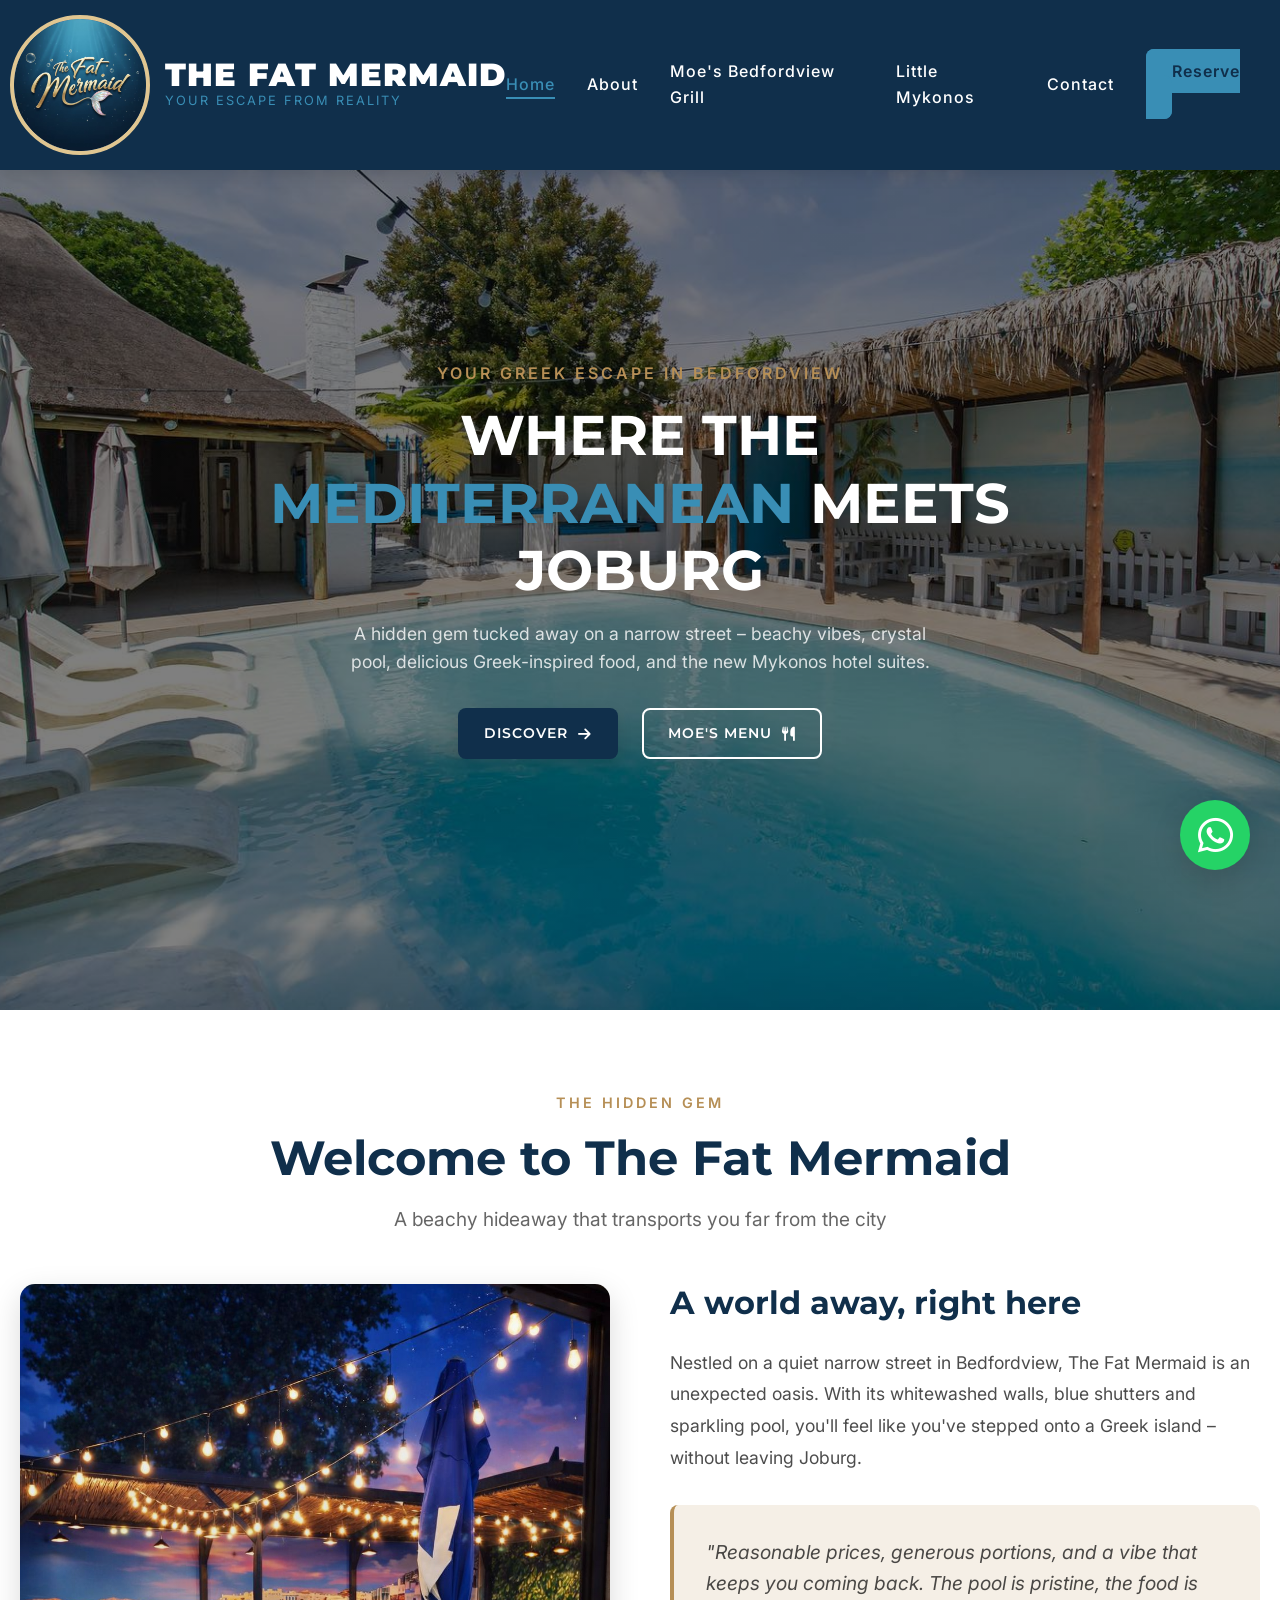
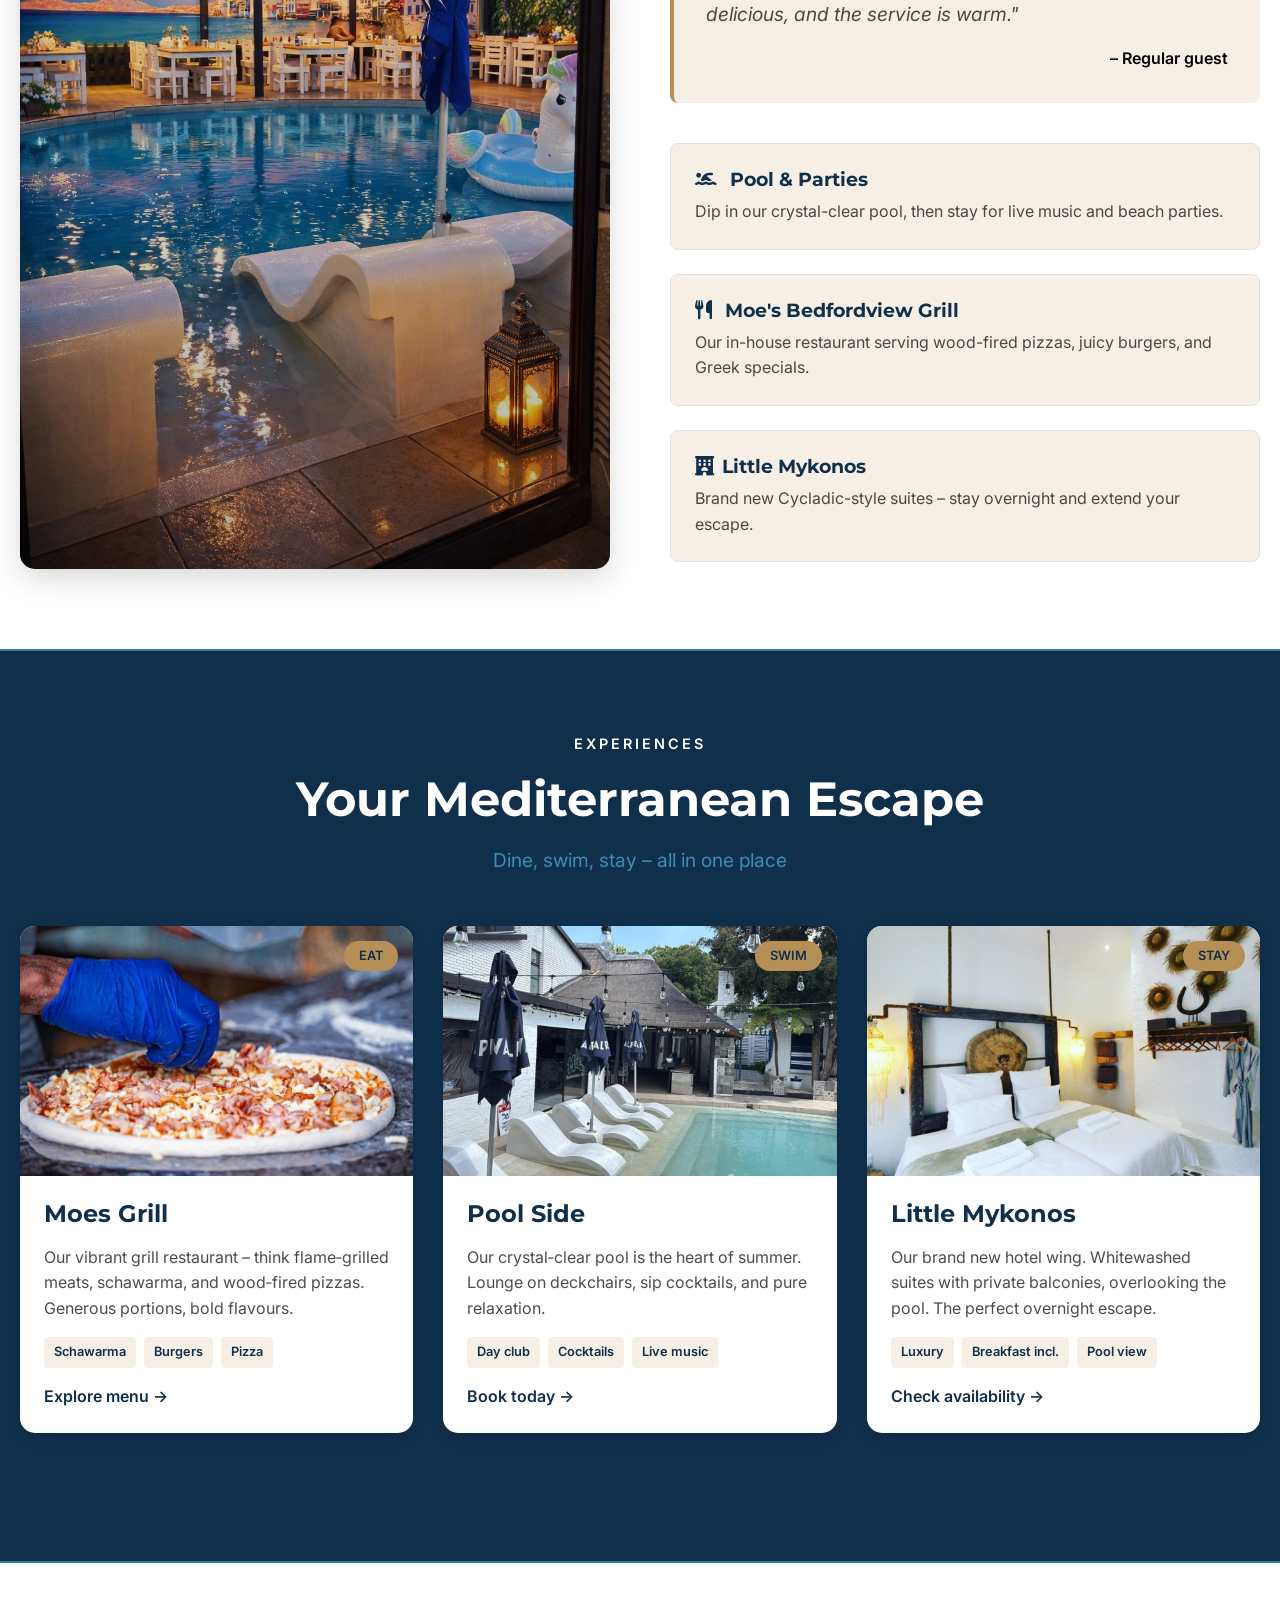
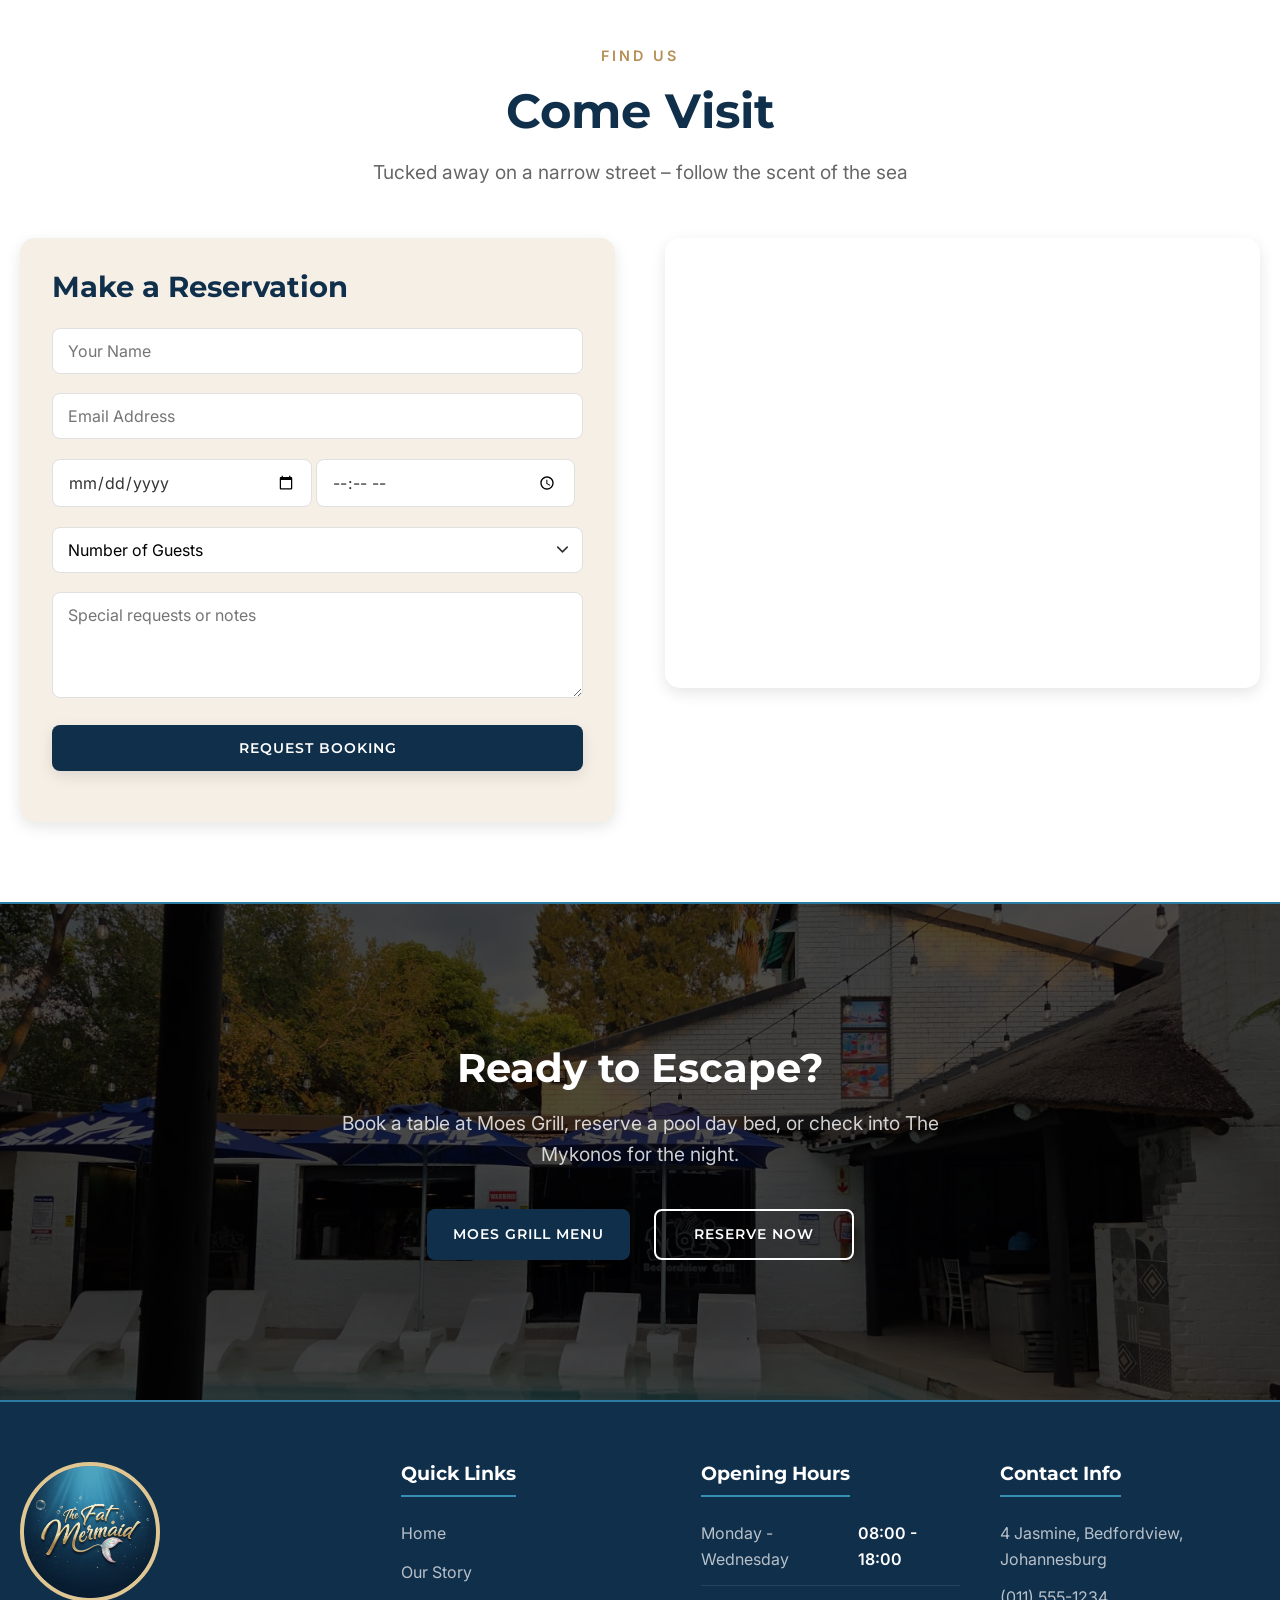
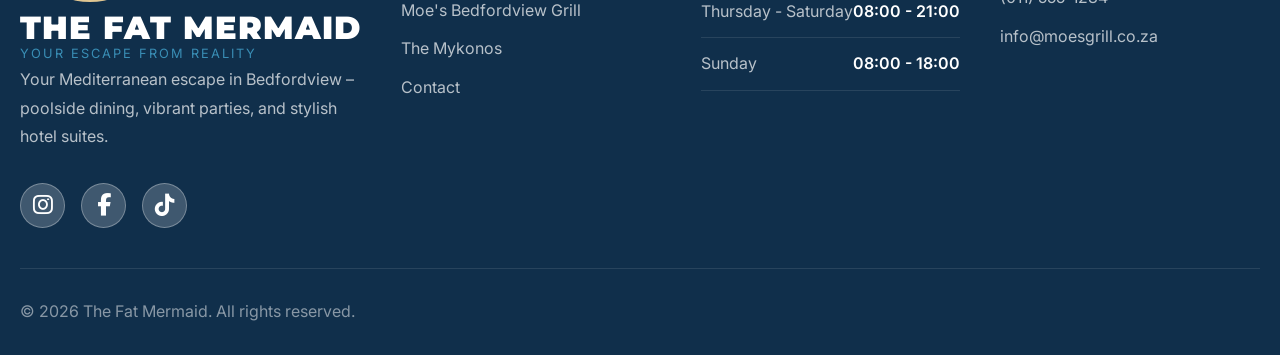
<file: index.html>
<!DOCTYPE html>
<html lang="en">
<head>
    <meta charset="UTF-8">
    <meta name="viewport" content="width=device-width, initial-scale=1.0, maximum-scale=1.0, user-scalable=no">
    <title>The Fat Mermaid · Mediterranean Hideaway in Bedfordview</title>
    <!-- Link to external CSS file -->
    <link rel="stylesheet" href="index.css">
    <!-- Icons and fonts (kept in HTML because they are external resources) -->
    <link rel="stylesheet" href="https://cdnjs.cloudflare.com/ajax/libs/font-awesome/6.4.0/css/all.min.css">
    <link href="https://fonts.googleapis.com/css2?family=Montserrat:wght@400;500;600;700;800;900&family=Inter:wght@300;400;500;600&display=swap" rel="stylesheet">
</head>
<body>
    <!-- Header (fixed, deep blue background) -->
    <header class="header">
        <div class="container">
            <nav class="navbar">
                <a href="index.html" class="logo">
                    <div class="logo-wrapper">
                        <div class="logo-image">
                            <!-- Replace with your own logo later -->
                            <img src="mermaidlogo.avif" alt="The Fat Mermaid Logo" class="logo-img">
                        </div>
                        <div class="logo-text-container">
                            <span class="logo-main">THE FAT MERMAID</span>
                            <span class="logo-sub">Your Escape From Reality</span>
                        </div>
                    </div>
                </a>
                
                <div class="nav-right">
                    <ul class="nav-menu">
                        <li class="nav-item"><a href="#home" class="nav-link active">Home</a></li>
                        <li class="nav-item"><a href="#about" class="nav-link">About</a></li>
                        <!-- Link to existing Moes Grill subpage -->
                        <li class="nav-item"><a href="Moe's_bedfordview_grill.html" class="nav-link">Moe's Bedfordview Grill</a></li>
                        <li class="nav-item"><a href="little_mykonos.html" class="nav-link">Little Mykonos</a></li>
                        <li class="nav-item"><a href="#contact" class="nav-link">Contact</a></li>
                        <!-- Reserve button (primary-light with primary-dark text) -->
                        <li class="nav-item"><a href="#contact" class="nav-link book-btn">Reserve</a></li>
                    </ul>
                    
                    <div class="hamburger">
                        <div class="hamburger-line"></div>
                        <div class="hamburger-line"></div>
                        <div class="hamburger-line"></div>
                    </div>
                </div>
            </nav>
        </div>
    </header>

    <!-- Hero Section with Slider (Mediterranean scenes) -->
    <section id="home" class="hero">
        <div class="hero-bg">
            <div class="hero-slide active" style="background-image: linear-gradient(rgba(0,0,0,0.5), rgba(0,0,0,0.5)), url('pool2.jpg');"></div>
            <div class="hero-slide" style="background-image: linear-gradient(rgba(0,0,0,0.5), rgba(0,0,0,0.5)), url('pool4.jpg');"></div>
            <div class="hero-slide" style="background-image: linear-gradient(rgba(0,0,0,0.5), rgba(0,0,0,0.5)), url('pool5.jpg');"></div>
        </div>
        
        <div class="container">
            <div class="hero-content">
                <div class="hero-tagline">YOUR GREEK ESCAPE IN BEDFORDVIEW</div>
                <h1 class="hero-title">
                    <span class="title-line">WHERE THE</span>
                    <span class="title-line"><span class="highlight">MEDITERRANEAN</span> MEETS</span>
                    <span class="title-line">JOBURG</span>
                </h1>
                
                <p class="hero-subtitle">
                    A hidden gem tucked away on a narrow street – beachy vibes, crystal pool, 
                    delicious Greek-inspired food, and the new Mykonos hotel suites.
                </p>
                
                <div class="hero-buttons">
                    <a href="#about" class="btn btn-primary">
                        <span>Discover</span>
                        <i class="fas fa-arrow-right"></i>
                    </a>
                    <a href="menu.html" class="btn btn-outline">
                        <span>Moe's Menu</span>
                        <i class="fas fa-utensils"></i>
                    </a>
                </div>
            </div>
        </div>
    </section>

    <!-- About Section – hidden gem, pool, food -->
    <section id="about" class="about">
        <div class="container">
            <div class="section-header">
                <div class="section-label">THE HIDDEN GEM</div>
                <h2 class="section-title">Welcome to The Fat Mermaid</h2>
                <p class="section-subtitle">A beachy hideaway that transports you far from the city</p>
            </div>
            
            <div class="about-content">
                <div class="about-image-container">
                    <div class="about-image-main">
                        <div class="about-image">
                            <img src="pool1.jpg" alt="Poolside at The Fat Mermaid" class="about-img">
                            <div class="image-overlay"></div>
                        </div>
                    </div>
                </div>
                
                <div class="about-text">
                    <h3>A world away, right here</h3>
                    <p>Nestled on a quiet narrow street in Bedfordview, The Fat Mermaid is an unexpected oasis. With its whitewashed walls, blue shutters and sparkling pool, you'll feel like you've stepped onto a Greek island – without leaving Joburg.</p>
                    
                    <div class="highlight-box">
                        <p>"Reasonable prices, generous portions, and a vibe that keeps you coming back. The pool is pristine, the food is delicious, and the service is warm."</p>
                        <div class="highlight-author">– Regular guest</div>
                    </div>
                    
                    <div class="info-cards">
                        <div class="info-card">
                            <div class="info-details">
                                <h4><i class="fas fa-swimmer" style="color: var(--primary-dark); margin-right: 8px;"></i> Pool & Parties</h4>
                                <p>Dip in our crystal-clear pool, then stay for live music and beach parties.</p>
                            </div>
                        </div>
                        
                        <div class="info-card">
                            <div class="info-details">
                                <h4><i class="fas fa-utensils" style="color: var(--primary-dark); margin-right: 8px;"></i> Moe's Bedfordview Grill</h4>
                                <p>Our in-house restaurant serving wood-fired pizzas, juicy burgers, and Greek specials.</p>
                            </div>
                        </div>
                        
                        <div class="info-card">
                            <div class="info-details">
                                <h4><i class="fas fa-hotel" style="color: var(--primary-dark); margin-right: 8px;"></i>Little Mykonos</h4>
                                <p>Brand new Cycladic-style suites – stay overnight and extend your escape.</p>
                            </div>
                        </div>
                    </div>
                </div>
            </div>
        </div>
    </section>

    <!-- Cards / Experiences (Moes Grill, Pool, The Mykonos) -->
    <section id="mykonos" class="menu-preview">
        <div class="container">
            <div class="section-header">
                <div class="section-label">EXPERIENCES</div>
                <h2 class="section-title">Your Mediterranean Escape</h2>
                <p class="section-subtitle">Dine, swim, stay – all in one place</p>
            </div>
            
            <div class="menu-grid">
                <!-- Card 1: Moes Grill -->
                <div class="menu-item">
                    <div class="menu-item-image">
                        <img src="pizza.jpg" alt="Moes Grill dishes" class="menu-img">
                        <div class="menu-badge">EAT</div>
                    </div>
                    <div class="menu-item-content">
                        <div class="menu-item-header">
                            <h3>Moes Grill</h3>
                        </div>
                        <p>Our vibrant grill restaurant – think flame‑grilled meats, schawarma, and wood‑fired pizzas. Generous portions, bold flavours.</p>
                        <div class="menu-tags">
                            <span class="tag">Schawarma</span>
                            <span class="tag">Burgers</span>
                            <span class="tag">Pizza</span>
                        </div>
                        <a href="menu.html#menu" class="card-link">Explore menu →</a>
                    </div>
                </div>
                
                <!-- Card 2: Pool & Parties -->
                <div class="menu-item">
                    <div class="menu-item-image">
                        <img src="pool.jpg" alt="Pool at The Fat Mermaid" class="menu-img">
                        <div class="menu-badge">SWIM</div>
                    </div>
                    <div class="menu-item-content">
                        <div class="menu-item-header">
                            <h3>Pool Side</h3>
                        </div>
                        <p>Our crystal‑clear pool is the heart of summer. Lounge on deckchairs, sip cocktails, and pure relaxation.</p>
                        <div class="menu-tags">
                            <span class="tag">Day club</span>
                            <span class="tag">Cocktails</span>
                            <span class="tag">Live music</span>
                        </div>
                        <a href="#contact" class="card-link">Book today →</a>
                    </div>
                </div>
                
                <!-- Card 3: The Mykonos Hotel -->
                <div class="menu-item">
                    <div class="menu-item-image">
                        <img src="hotel.jpg" alt="The Mykonos suites" class="menu-img">
                        <div class="menu-badge">STAY</div>
                    </div>
                    <div class="menu-item-content">
                        <div class="menu-item-header">
                            <h3>Little Mykonos</h3>
                        </div>
                        <p>Our brand new hotel wing. Whitewashed suites with private balconies, overlooking the pool. The perfect overnight escape.</p>
                        <div class="menu-tags">
                            <span class="tag">Luxury</span>
                            <span class="tag">Breakfast incl.</span>
                            <span class="tag">Pool view</span>
                        </div>
                        <a href="#contact" class="card-link">Check availability →</a>
                    </div>
                </div>
            </div>
        </div>
    </section>

    <!-- Contact Section – now with Booking Form instead of Contact Info -->
    <section id="contact" class="contact">
        <div class="container">
            <div class="section-header">
                <div class="section-label">FIND US</div>
                <h2 class="section-title">Come Visit</h2>
                <p class="section-subtitle">Tucked away on a narrow street – follow the scent of the sea</p>
            </div>
            
            <div class="contact-grid">
                <!-- Booking Form (replaces old contact info) -->
                <div class="booking-form">
                    <h3>Make a Reservation</h3>
                    <form action="#" method="post">
                        <div class="form-row">
                            <input type="text" name="name" placeholder="Your Name" required>
                        </div>
                        <div class="form-row">
                            <input type="email" name="email" placeholder="Email Address" required>
                        </div>
                        <div class="form-row form-row-half">
                            <input type="date" name="date" required>
                        </div>
                        <div class="form-row form-row-half">
                            <input type="time" name="time" required>
                        </div>
                        <div class="form-row">
                            <select name="guests" required>
                                <option value="" disabled selected>Number of Guests</option>
                                <option value="1">1 Guest</option>
                                <option value="2">2 Guests</option>
                                <option value="3">3 Guests</option>
                                <option value="4">4 Guests</option>
                                <option value="5">5 Guests</option>
                                <option value="6">6+ Guests</option>
                            </select>
                        </div>
                        <div class="form-row">
                            <textarea name="message" placeholder="Special requests or notes" rows="4"></textarea>
                        </div>
                        <div class="form-row">
                            <button type="submit" class="btn btn-primary btn-block">Request Booking</button>
                        </div>
                    </form>
                </div>
                
                <!-- Google Map -->
                <div class="contact-map">
                    <div class="map-container">
                        <iframe src="https://www.google.com/maps/embed?pb=!1m18!1m12!1m3!1d3580.8415235413977!2d28.151228200000002!3d-26.169290200000002!2m3!1f0!2f0!3f0!3m2!1i1024!2i768!4f13.1!3m3!1m2!1s0x1e95122ec30a4203%3A0x3bc8639af8d2a0ef!2sThe%20Fat%20Mermaid%20%26%20Moe&#39;s%20bedfordview%20grill!5e0!3m2!1sen!2sza!4v1773327191303!5m2!1sen!2sza" allowfullscreen="" loading="lazy" referrerpolicy="no-referrer-when-downgrade"></iframe>
                    </div>
                </div>
            </div>
        </div>
    </section>

    <!-- CTA Section with Background Slider -->
    <section class="cta-section">
        <div class="cta-bg">
            <div class="cta-slide active" style="background-image: linear-gradient(rgba(0,0,0,0.7), rgba(0,0,0,0.7)), url('pool5.jpg');"></div>
            <div class="cta-slide" style="background-image: linear-gradient(rgba(0,0,0,0.7), rgba(0,0,0,0.7)), url('pool4.jpg');"></div>
        </div>
        <div class="container">
            <h2 class="cta-title">Ready to Escape?</h2>
            <p class="cta-text">Book a table at Moes Grill, reserve a pool day bed, or check into The Mykonos for the night.</p>
            <div class="cta-buttons">
                <a href="menu.html" class="btn btn-primary">Moes Grill Menu</a>
                <a href="#contact" class="btn btn-outline">Reserve Now</a>
            </div>
        </div>
    </section>

    <!-- Footer -->
    <footer class="footer">
        <div class="container">
            <div class="footer-main">
                <div class="footer-col">
                    <div class="footer-logo">
                        <div class="logo-wrapper">
                            <div class="logo-image">
                                <img src="mermaidlogo.avif" alt="The Fat Mermaid Logo" class="logo-img">
                            </div>
                            <div class="logo-text-container">
                                <span class="logo-main">THE FAT MERMAID</span>
                                <span class="logo-sub">Your Escape From Reality</span>
                            </div>
                        </div>
                    </div>
                    <p class="footer-description">
                        Your Mediterranean escape in Bedfordview – poolside dining, vibrant parties, and stylish hotel suites.
                    </p>
                    <div class="social-links">
                        <a href="#" class="social-link"><i class="fab fa-instagram"></i></a>
                        <a href="#" class="social-link"><i class="fab fa-facebook-f"></i></a>
                        <a href="#" class="social-link"><i class="fab fa-tiktok"></i></a>
                    </div>
                </div>
                
                <div class="footer-col">
                    <h3 class="footer-title">Quick Links</h3>
                    <ul class="footer-links">
                        <li><a href="#home">Home</a></li>
                        <li><a href="#about">Our Story</a></li>
                        <li><a href="Moe's_bedfordview_grill.html">Moe's Bedfordview Grill</a></li>
                        <li><a href="little_mykonos.html">The Mykonos</a></li>
                        <li><a href="#contact">Contact</a></li>
                    </ul>
                </div>
                
                <div class="footer-col">
                    <h3 class="footer-title">Opening Hours</h3>
                    <ul class="footer-hours">
                        <li><span>Monday - Wednesday</span><span>08:00 - 18:00</span></li>
                        <li><span>Thursday - Saturday</span><span>08:00 - 21:00</span></li>
                        <li><span>Sunday</span><span>08:00 - 18:00</span></li>
                    </ul>
                </div>
                
                <div class="footer-col">
                    <h3 class="footer-title">Contact Info</h3>
                    <div class="contact-info">
                        <div class="contact-item">4 Jasmine, Bedfordview, Johannesburg</div>
                        <div class="contact-item">(011) 555-1234</div>
                        <div class="contact-item">info@moesgrill.co.za</div>
                    </div>
                </div>
            </div>
            
            <div class="footer-bottom">
                <p>&copy; 2026 The Fat Mermaid. All rights reserved.</p>
               
            </div>
        </div>
    </footer>

    <!-- WhatsApp button (fixed bottom right) -->
    <a href="https://wa.me/27836087774" class="whatsapp-btn" target="_blank" rel="noopener noreferrer">
        <i class="fab fa-whatsapp"></i>
    </a>

    <!-- JavaScript for sliders and mobile menu -->
    <script>
        // Hero Slider
        const heroSlides = document.querySelectorAll('.hero-slide');
        let heroCurrent = 0;
        if (heroSlides.length > 1) {
            setInterval(() => {
                heroSlides.forEach(slide => slide.classList.remove('active'));
                heroCurrent = (heroCurrent + 1) % heroSlides.length;
                heroSlides[heroCurrent].classList.add('active');
            }, 5000);
        }

        // CTA Slider
        const ctaSlides = document.querySelectorAll('.cta-slide');
        let ctaCurrent = 0;
        if (ctaSlides.length > 1) {
            setInterval(() => {
                ctaSlides.forEach(slide => slide.classList.remove('active'));
                ctaCurrent = (ctaCurrent + 1) % ctaSlides.length;
                ctaSlides[ctaCurrent].classList.add('active');
            }, 5000);
        }

        // Mobile Menu Toggle
        const hamburger = document.querySelector('.hamburger');
        const navMenu = document.querySelector('.nav-menu');

        if (hamburger) {
            hamburger.addEventListener('click', () => {
                hamburger.classList.toggle('active');
                navMenu.classList.toggle('active');
            });
        }

        // Close mobile menu when a link is clicked
        document.querySelectorAll('.nav-link').forEach(link => {
            link.addEventListener('click', () => {
                hamburger.classList.remove('active');
                navMenu.classList.remove('active');
            });
        });
    </script>
</body>
</html>
</file>
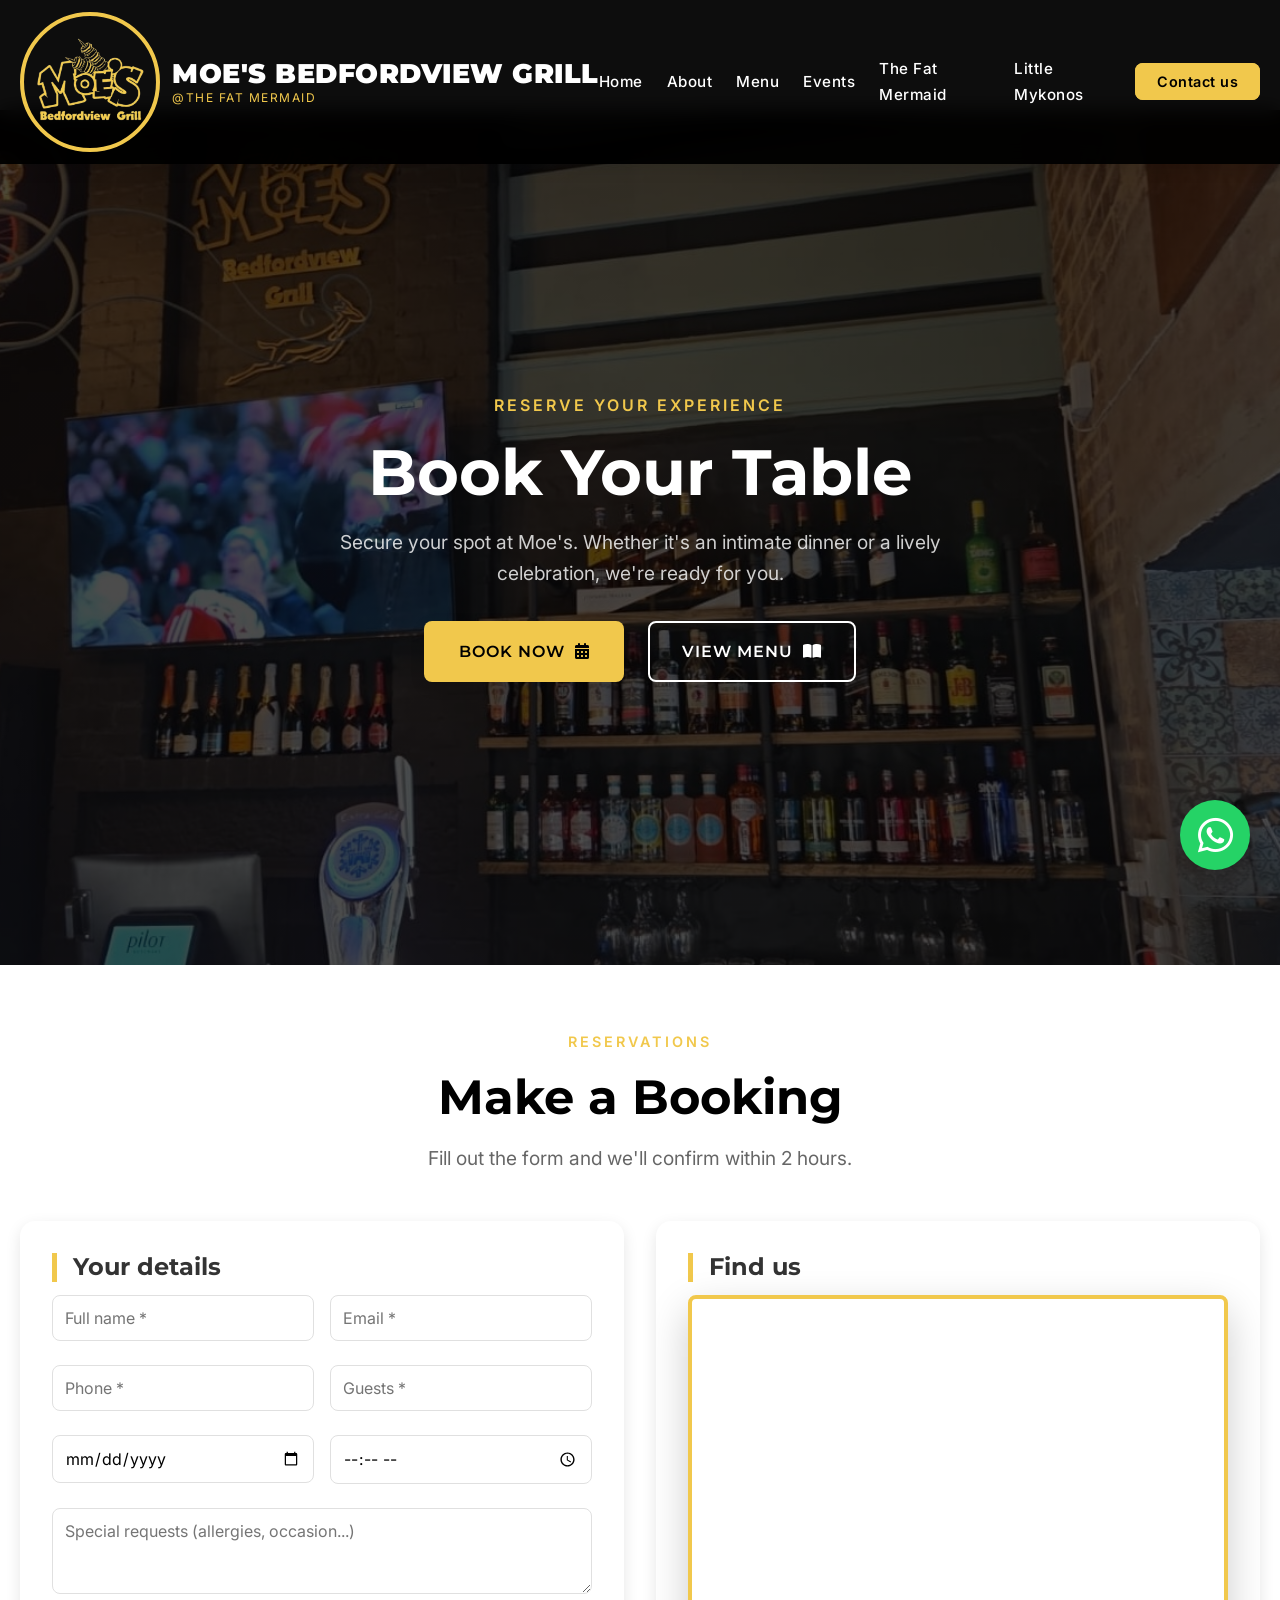
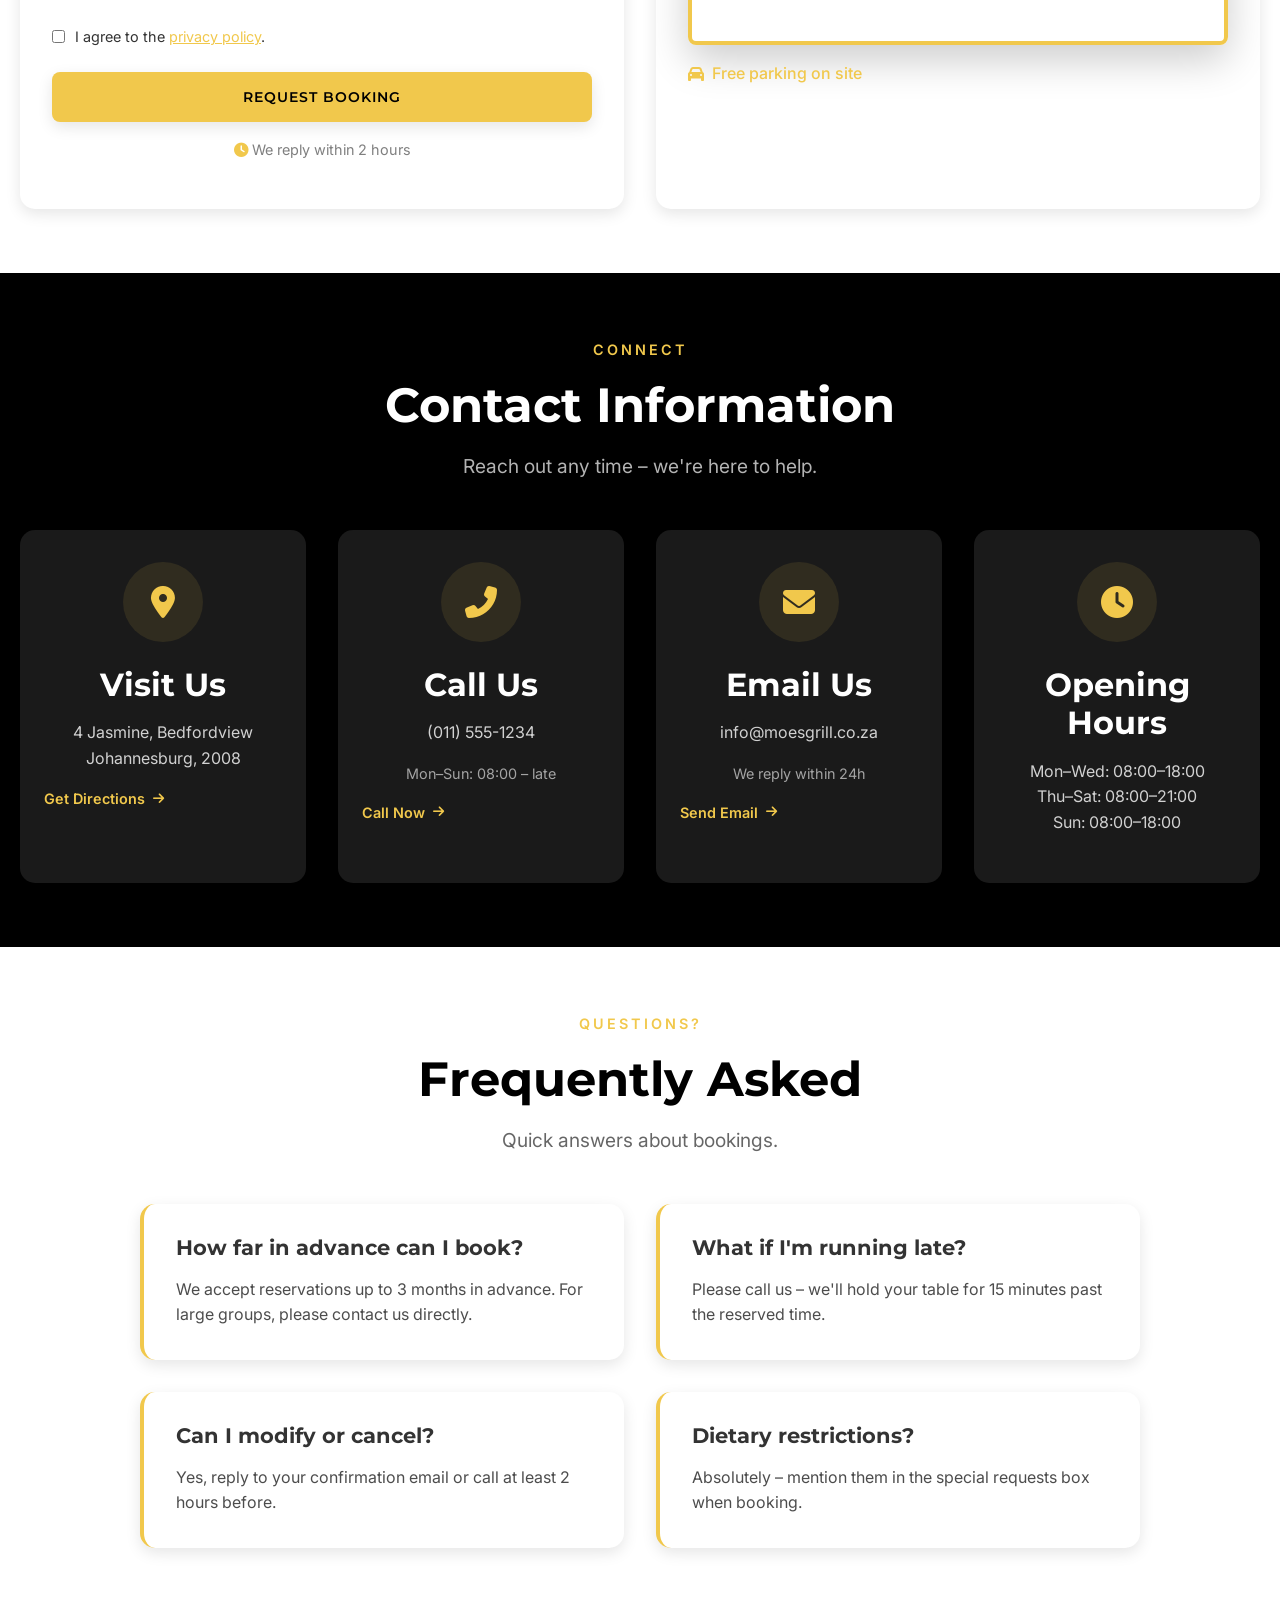
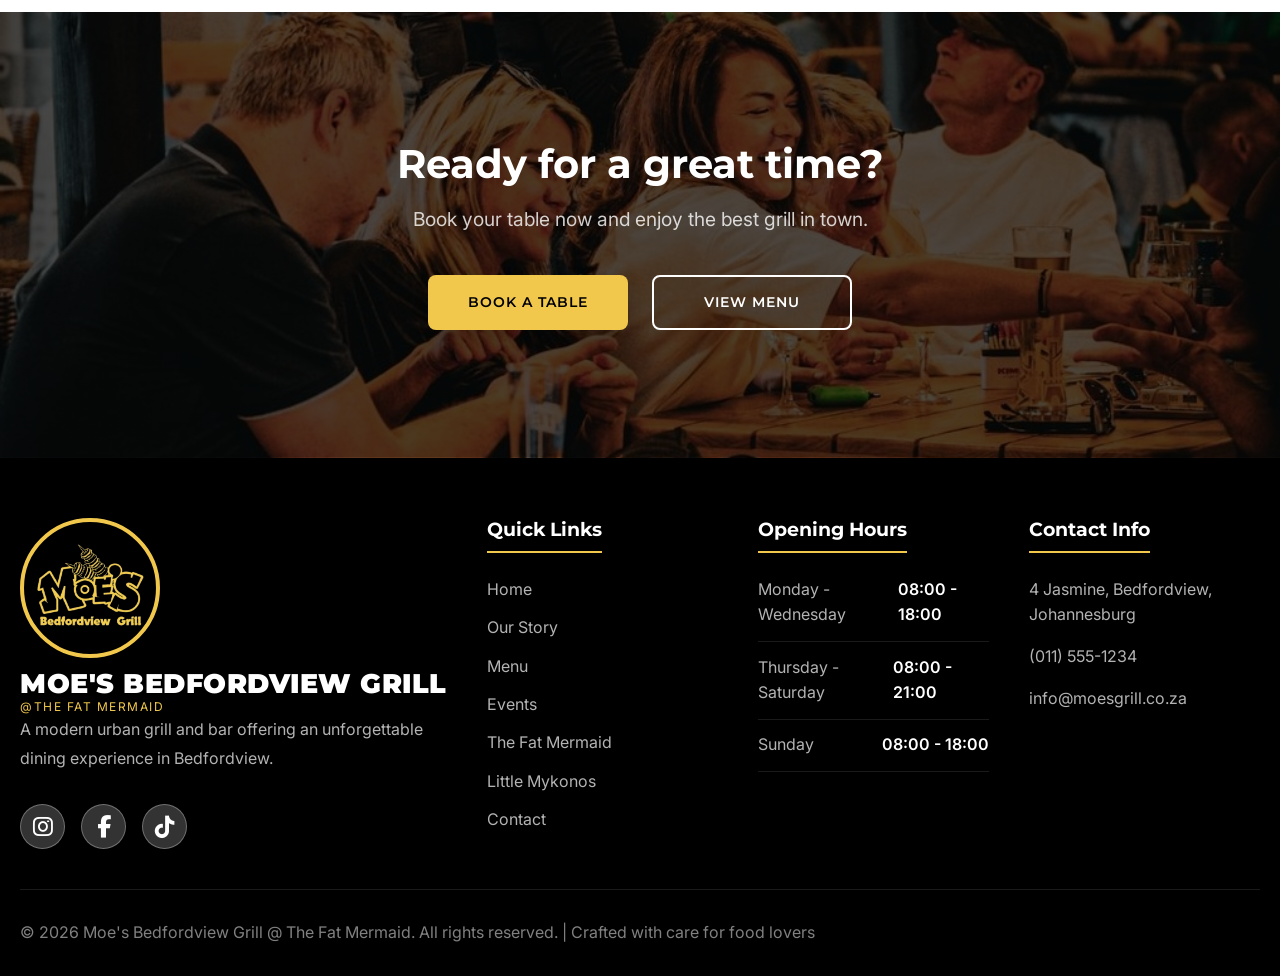
<file: contact.html>
<!DOCTYPE html>
<html lang="en">
<head>
    <meta charset="UTF-8">
    <meta name="viewport" content="width=device-width, initial-scale=1.0, maximum-scale=1.0, user-scalable=no">
    <title>Contact | Moe's Bedfordview Grill @ The Fat Mermaid</title>
    <link rel="stylesheet" href="contact.css">
    <link rel="stylesheet" href="https://cdnjs.cloudflare.com/ajax/libs/font-awesome/6.4.0/css/all.min.css">
    <link href="https://fonts.googleapis.com/css2?family=Montserrat:wght@400;500;600;700;800;900&family=Inter:wght@300;400;500;600&display=swap" rel="stylesheet">
</head>
<body>
    <!-- Header – exactly as on Moe's main page (with @THE FAT MERMAID) -->
    <header class="header">
        <div class="container">
            <nav class="navbar">
                <a href="Moe's_bedfordview_grill.html" class="logo">
                    <div class="logo-wrapper">
                        <div class="logo-image">
                            <img src="Logo.png" alt="Moe's Grill Logo" class="logo-img">
                        </div>
                        <div class="logo-text-container">
                            <span class="logo-main">MOE'S BEDFORDVIEW GRILL</span>
                            <span class="logo-sub">@THE FAT MERMAID</span>
                        </div>
                    </div>
                </a>
                
                <div class="nav-right">
                    <ul class="nav-menu">
                        <li class="nav-item"><a href="Moe's_bedfordview_grill.html" class="nav-link">Home</a></li>
                        <li class="nav-item"><a href="Moe's_bedfordview_grill.html#about" class="nav-link">About</a></li>
                        <li class="nav-item"><a href="menu.html" class="nav-link">Menu</a></li>
                        <li class="nav-item"><a href="events.html" class="nav-link">Events</a></li>
                        <li class="nav-item"><a href="index.html" class="nav-link">The Fat Mermaid</a></li>
                        <li class="nav-item"><a href="little_mykonos.html" class="nav-link">Little Mykonos</a></li>
                        
                        <!-- Book Now button links to booking form on this page -->
                        <li class="nav-item"><a href="#booking-form" class="nav-link book-btn">Contact us</a></li>
                    </ul>
                    
                    <div class="hamburger">
                        <div class="hamburger-line"></div>
                        <div class="hamburger-line"></div>
                        <div class="hamburger-line"></div>
                    </div>
                </div>
            </nav>
        </div>
    </header>

    <!-- Page Hero (same style as Events page) -->
    <section class="page-hero">
        <div class="page-hero-bg" style="background-image: linear-gradient(rgba(0,0,0,0.7), rgba(0,0,0,0.7)), url('inside.jpg');"></div>
        <div class="container">
            <div class="page-hero-content">
                <div class="page-tagline">RESERVE YOUR EXPERIENCE</div>
                <h1 class="page-title">Book Your Table</h1>
                <p class="page-subtitle">Secure your spot at Moe's. Whether it's an intimate dinner or a lively celebration, we're ready for you.</p>
                <div class="hero-buttons">
                    <a href="#booking-form" class="btn btn-primary">Book Now <i class="fas fa-calendar-alt"></i></a>
                    <a href="menu.html" class="btn btn-outline">View Menu <i class="fas fa-book-open"></i></a>
                </div>
            </div>
        </div>
    </section>

    <!-- BOOKING FORM & MAP SECTION (white background, event‑card style) -->
    <section id="booking-form" class="events-section">
        <div class="container">
            <div class="section-header">
                <div class="section-label">RESERVATIONS</div>
                <h2 class="section-title">Make a Booking</h2>
                <p class="section-subtitle">Fill out the form and we'll confirm within 2 hours.</p>
            </div>

            <!-- two‑column grid – form and map side by side -->
            <div class="booking-grid">
                <!-- Booking form card -->
                <div class="event-card">
                    <div class="event-content booking-card-content">
                        <h3 class="booking-card-title">Your details</h3>
                        <form id="bookingForm" action="#" method="post" class="booking-form">
                            <div class="form-row">
                                <div class="form-group">
                                    <input type="text" name="name" id="name" placeholder="Full name *" required>
                                </div>
                                <div class="form-group">
                                    <input type="email" name="email" id="email" placeholder="Email *" required>
                                </div>
                            </div>
                            <div class="form-row">
                                <div class="form-group">
                                    <input type="tel" name="phone" id="phone" placeholder="Phone *" required>
                                </div>
                                <div class="form-group">
                                    <input type="number" name="guests" id="guests" placeholder="Guests *" min="1" max="20" required>
                                </div>
                            </div>
                            <div class="form-row">
                                <div class="form-group">
                                    <input type="date" name="date" id="date" placeholder="Date" required>
                                </div>
                                <div class="form-group">
                                    <input type="time" name="time" id="time" placeholder="Time" required>
                                </div>
                            </div>
                            <div class="form-group">
                                <textarea name="special" id="special" rows="3" placeholder="Special requests (allergies, occasion...)"></textarea>
                            </div>
                            <div class="checkbox-group">
                                <input type="checkbox" name="consent" id="consent" required>
                                <label for="consent">I agree to the <a href="#" class="privacy-link">privacy policy</a>.</label>
                            </div>
                            <button type="submit" class="btn btn-primary btn-block">Request Booking</button>
                        </form>
                        <!-- Thank you message (hidden initially) -->
                        <div id="thankYouMessage" class="thank-you-message">
                            <i class="fas fa-check-circle"></i> Thank you! We'll confirm your booking within 2 hours.
                        </div>
                        <p class="form-footnote"><i class="fas fa-clock" style="color:var(--primary);"></i> We reply within 2 hours</p>
                    </div>
                </div>

                <!-- Map card -->
                <div class="event-card">
                    <div class="event-content booking-card-content">
                        <h3 class="booking-card-title">Find us</h3>
                        <div class="map-container">
                            <iframe 
                                src="https://www.google.com/maps/embed?pb=!1m18!1m12!1m3!1d3580.091992857651!2d28.12728731502966!3d-26.177584983450783!2m3!1f0!2f0!3f0!3m2!1i1024!2i768!4f13.1!3m3!1m2!1s0x1e950c1f2b2b2b2b%3A0x2b2b2b2b2b2b2b2b!2s4%20Jasmine%20St%2C%20Bedfordview%2C%20Johannesburg%2C%202007!5e0!3m2!1sen!2sza!4v1620000000000!5m2!1sen!2sza" 
                                width="100%" height="100%" style="border:0;" allowfullscreen="" loading="lazy"></iframe>
                        </div>
                        <p class="map-note"><i class="fas fa-car"></i> Free parking on site</p>
                    </div>
                </div>
            </div>
        </div>
    </section>

    <!-- CONTACT INFO CARDS (dark background) -->
    <section class="private-events">
        <div class="container">
            <div class="section-header">
                <div class="section-label">CONNECT</div>
                <h2 class="section-title">Contact Information</h2>
                <p class="section-subtitle">Reach out any time – we're here to help.</p>
            </div>
            <div class="contact-cards-grid">
                <!-- Card 1: Visit Us -->
                <div class="event-card contact-card">
                    <div class="contact-icon">
                        <i class="fas fa-map-marker-alt"></i>
                    </div>
                    <h3>Visit Us</h3>
                    <p>4 Jasmine, Bedfordview<br>Johannesburg, 2008</p>
                    <a href="https://maps.google.com/?q=4+Jasmine+Bedfordview" target="_blank" class="btn-event">Get Directions <i class="fas fa-arrow-right"></i></a>
                </div>
                <!-- Card 2: Call Us -->
                <div class="event-card contact-card">
                    <div class="contact-icon">
                        <i class="fas fa-phone-alt"></i>
                    </div>
                    <h3>Call Us</h3>
                    <p>(011) 555-1234</p>
                    <p class="contact-small">Mon–Sun: 08:00 – late</p>
                    <a href="tel:+27115551234" class="btn-event">Call Now <i class="fas fa-arrow-right"></i></a>
                </div>
                <!-- Card 3: Email Us -->
                <div class="event-card contact-card">
                    <div class="contact-icon">
                        <i class="fas fa-envelope"></i>
                    </div>
                    <h3>Email Us</h3>
                    <p>info@moesgrill.co.za</p>
                    <p class="contact-small">We reply within 24h</p>
                    <a href="mailto:info@moesgrill.co.za" class="btn-event">Send Email <i class="fas fa-arrow-right"></i></a>
                </div>
                <!-- Card 4: Opening Hours -->
                <div class="event-card contact-card">
                    <div class="contact-icon">
                        <i class="fas fa-clock"></i>
                    </div>
                    <h3>Opening Hours</h3>
                    <p>Mon–Wed: 08:00–18:00<br>Thu–Sat: 08:00–21:00<br>Sun: 08:00–18:00</p>
                </div>
            </div>
        </div>
    </section>

    <!-- FAQ SECTION (white background) -->
    <section class="events-section">
        <div class="container">
            <div class="section-header">
                <div class="section-label">QUESTIONS?</div>
                <h2 class="section-title">Frequently Asked</h2>
                <p class="section-subtitle">Quick answers about bookings.</p>
            </div>
            <div class="faq-grid">
                <div class="event-card faq-card">
                    <h3>How far in advance can I book?</h3>
                    <p>We accept reservations up to 3 months in advance. For large groups, please contact us directly.</p>
                </div>
                <div class="event-card faq-card">
                    <h3>What if I'm running late?</h3>
                    <p>Please call us – we'll hold your table for 15 minutes past the reserved time.</p>
                </div>
                <div class="event-card faq-card">
                    <h3>Can I modify or cancel?</h3>
                    <p>Yes, reply to your confirmation email or call at least 2 hours before.</p>
                </div>
                <div class="event-card faq-card">
                    <h3>Dietary restrictions?</h3>
                    <p>Absolutely – mention them in the special requests box when booking.</p>
                </div>
            </div>
        </div>
    </section>

    <!-- CTA SECTION (with slider, same as Events page) -->
    <section class="cta-section">
        <div class="cta-bg">
            <div class="cta-slide active" style="background-image: linear-gradient(rgba(0,0,0,0.7), rgba(0,0,0,0.7)), url('joy.jpg');"></div>
            <div class="cta-slide" style="background-image: linear-gradient(rgba(0,0,0,0.7), rgba(0,0,0,0.7)), url('inside.jpg');"></div>
            <div class="cta-slide" style="background-image: linear-gradient(rgba(0,0,0,0.7), rgba(0,0,0,0.7)), url('food.jpg');"></div>
        </div>
        <div class="container">
            <h2 class="cta-title">Ready for a great time?</h2>
            <p class="cta-text">Book your table now and enjoy the best grill in town.</p>
            <div class="cta-buttons">
                <a href="#booking-form" class="btn btn-primary">Book a Table</a>
                <a href="menu.html" class="btn btn-outline">View Menu</a>
            </div>
        </div>
    </section>

    <!-- Footer – exactly as on Moe's main page (with @THE FAT MERMAID) -->
    <footer class="footer" id="contact">
        <div class="container">
            <div class="footer-main">
                <div class="footer-col">
                    <div class="footer-logo">
                        <div class="logo-wrapper">
                            <div class="logo-image">
                                <img src="Logo.png" alt="Moe's Grill Logo" class="logo-img">
                            </div>
                            <div class="logo-text-container">
                                <span class="logo-main">MOE'S BEDFORDVIEW GRILL</span>
                                <span class="logo-sub">@THE FAT MERMAID</span>
                            </div>
                        </div>
                    </div>
                    <p class="footer-description">
                        A modern urban grill and bar offering an unforgettable dining experience in Bedfordview.
                    </p>
                    <div class="social-links">
                        <a href="#" class="social-link"><i class="fab fa-instagram"></i></a>
                        <a href="#" class="social-link"><i class="fab fa-facebook-f"></i></a>
                        <a href="#" class="social-link"><i class="fab fa-tiktok"></i></a>
                    </div>
                </div>
                
                <div class="footer-col">
                    <h3 class="footer-title">Quick Links</h3>
                    <ul class="footer-links">
                        <li><a href="Moe's_bedfordview_grill.html">Home</a></li>
                        <li><a href="Moe's_bedfordview_grill.html#about">Our Story</a></li>
                        <li><a href="menu.html">Menu</a></li>
                        <li><a href="events.html">Events</a></li>
                        <li><a href="index.html">The Fat Mermaid</a></li>
                        <li><a href="little_mykonos.html">Little Mykonos</a></li>
                        <li><a href="contact.html">Contact</a></li>
                    </ul>
                </div>
                
                <div class="footer-col">
                    <h3 class="footer-title">Opening Hours</h3>
                    <ul class="footer-hours">
                        <li><span>Monday - Wednesday</span><span>08:00 - 18:00</span></li>
                        <li><span>Thursday - Saturday</span><span>08:00 - 21:00</span></li>
                        <li><span>Sunday</span><span>08:00 - 18:00</span></li>
                    </ul>
                </div>
                
                <div class="footer-col">
                    <h3 class="footer-title">Contact Info</h3>
                    <div class="contact-info">
                        <div class="contact-item">4 Jasmine, Bedfordview, Johannesburg</div>
                        <div class="contact-item">(011) 555-1234</div>
                        <div class="contact-item">info@moesgrill.co.za</div>
                    </div>
                </div>
            </div>
            
            <div class="footer-bottom">
                <p>&copy; 2026 Moe's Bedfordview Grill @ The Fat Mermaid. All rights reserved. | Crafted with care for food lovers</p>
                
            </div>
        </div>
    </footer>

    <!-- WhatsApp Button (same as Events page, same number) -->
    <a href="https://wa.me/27836087774" class="whatsapp-float" target="_blank" rel="noopener noreferrer">
        <i class="fab fa-whatsapp"></i>
    </a>

    <script>
        // Mobile Menu Toggle
        const hamburger = document.querySelector('.hamburger');
        const navMenu = document.querySelector('.nav-menu');

        if (hamburger) {
            hamburger.addEventListener('click', () => {
                hamburger.classList.toggle('active');
                navMenu.classList.toggle('active');
            });
        }

        document.querySelectorAll('.nav-link').forEach(link => {
            link.addEventListener('click', () => {
                hamburger.classList.remove('active');
                navMenu.classList.remove('active');
            });
        });

        // Smooth scroll for anchor links (e.g., #booking-form)
        document.querySelectorAll('a[href^="#"]').forEach(anchor => {
            anchor.addEventListener('click', function (e) {
                e.preventDefault();
                const target = document.querySelector(this.getAttribute('href'));
                if (target) target.scrollIntoView({ behavior: 'smooth', block: 'start' });
            });
        });

        // CTA slider (same as Events page)
        const ctaSlides = document.querySelectorAll('.cta-slide');
        let ctaCurrent = 0;
        function showCtaSlide(index) {
            ctaSlides.forEach(slide => slide.classList.remove('active'));
            ctaSlides[index].classList.add('active');
        }
        function nextCtaSlide() {
            ctaCurrent = (ctaCurrent + 1) % ctaSlides.length;
            showCtaSlide(ctaCurrent);
        }
        if (ctaSlides.length > 1) setInterval(nextCtaSlide, 5000);

        // Form submission with thank you message
        const form = document.getElementById('bookingForm');
        const thankYou = document.getElementById('thankYouMessage');

        form.addEventListener('submit', function(e) {
            e.preventDefault(); // Prevent actual submission
            thankYou.style.display = 'block';
            setTimeout(() => {
                form.reset();
                // Optionally hide after a few seconds
                setTimeout(() => { thankYou.style.display = 'none'; }, 5000);
            }, 2000);
        });
    </script>
</body>
</html>
</file>
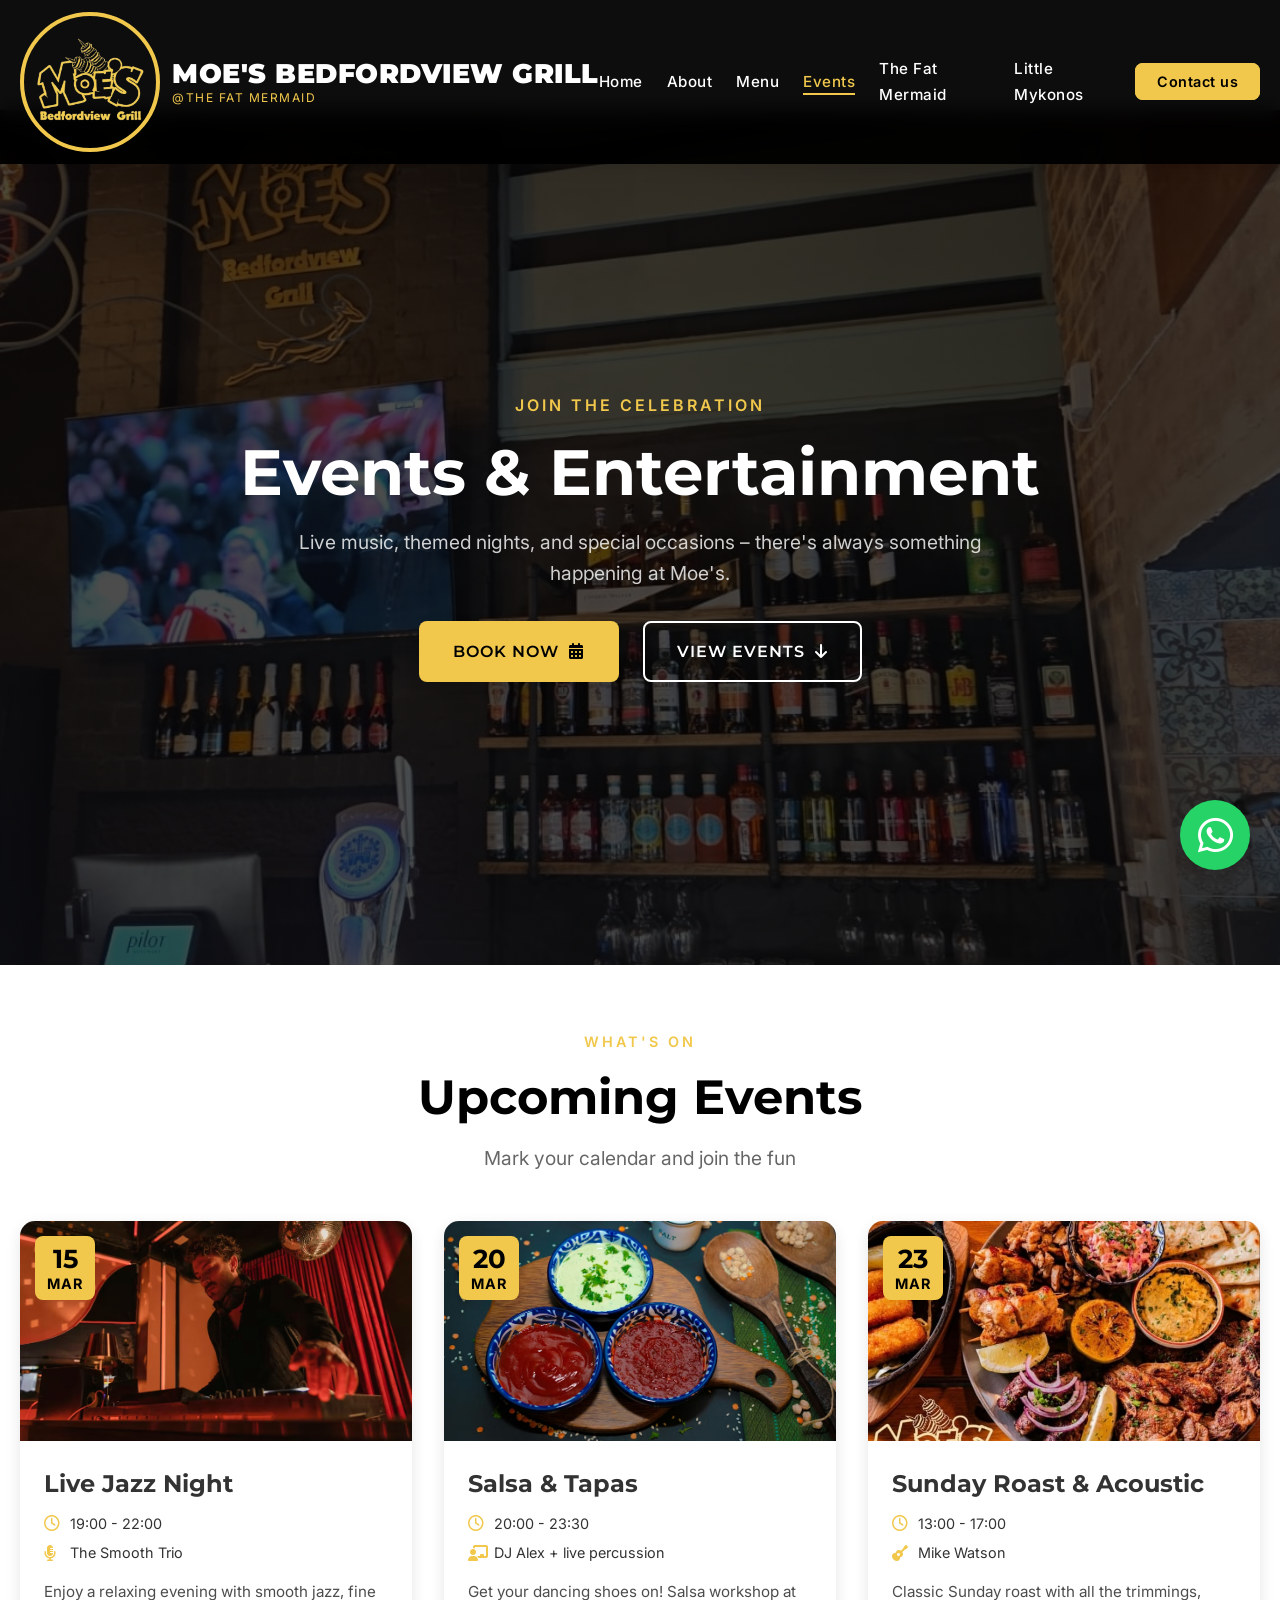
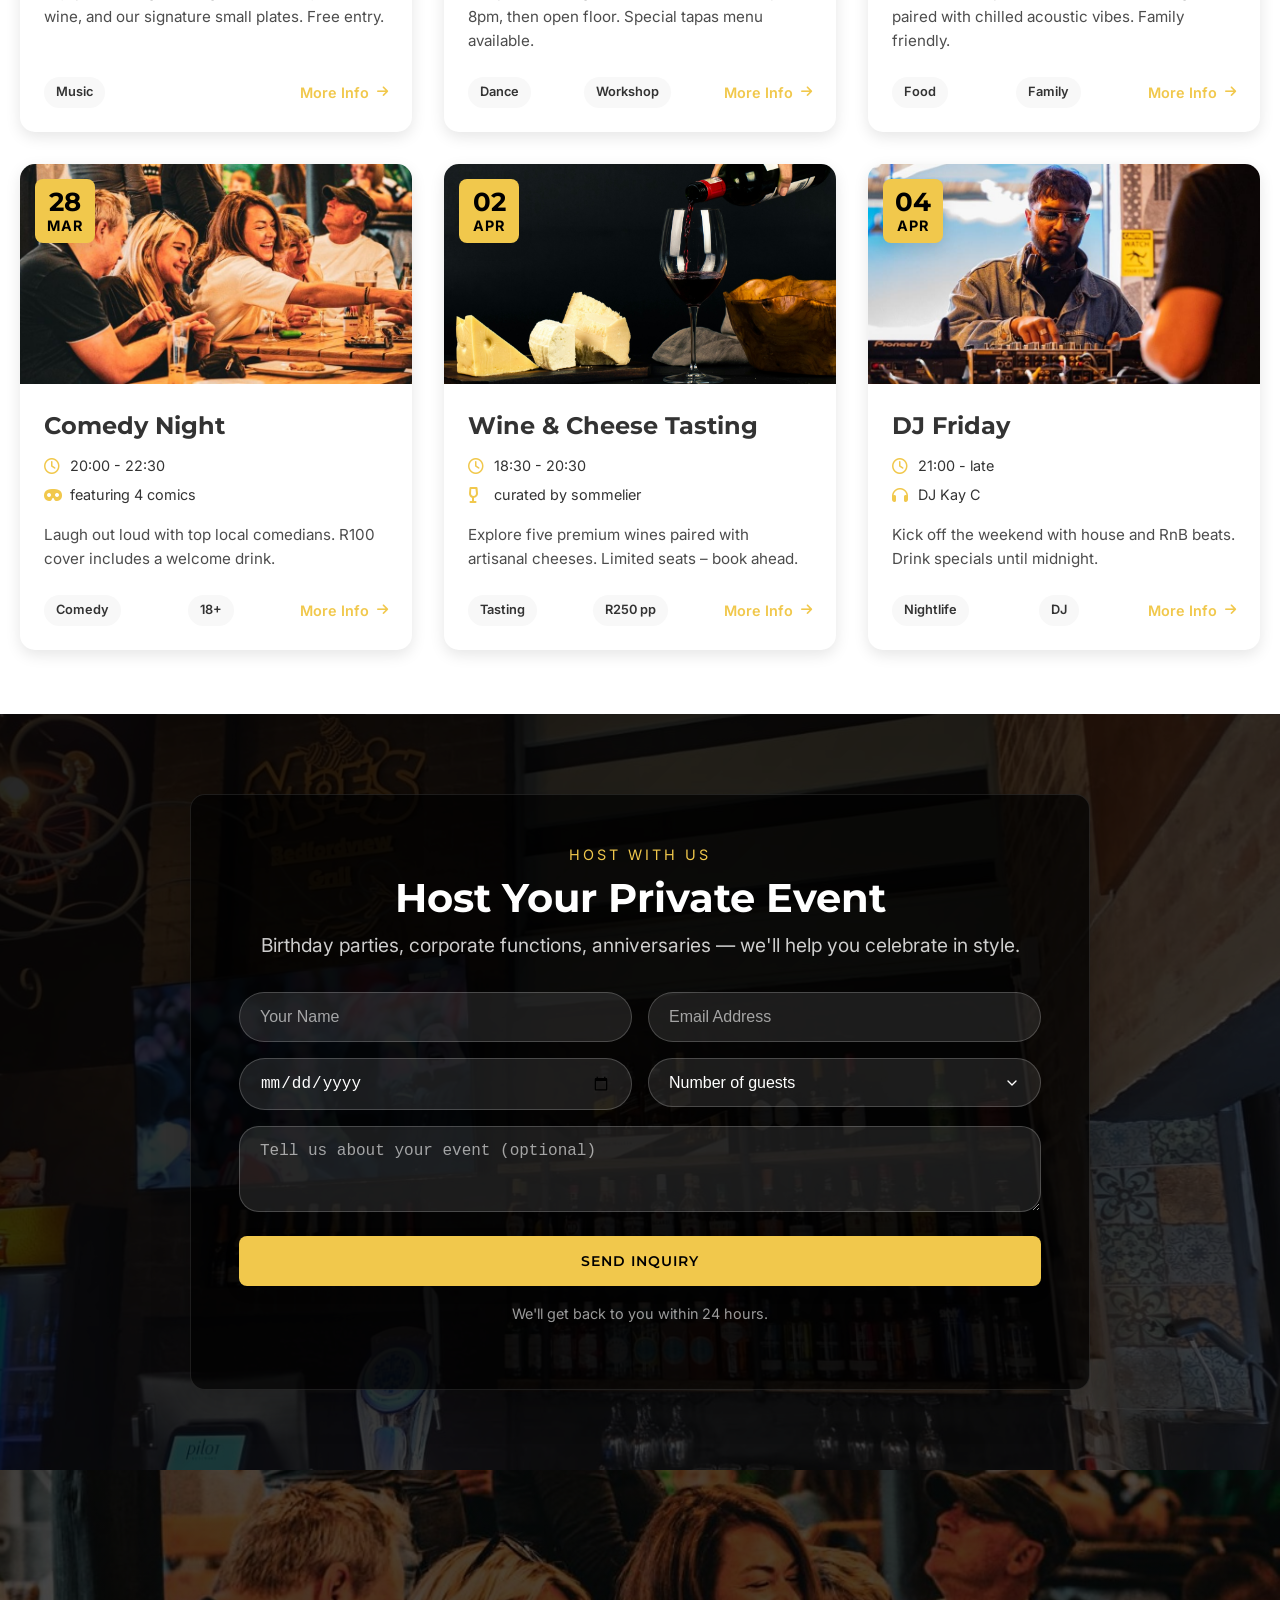
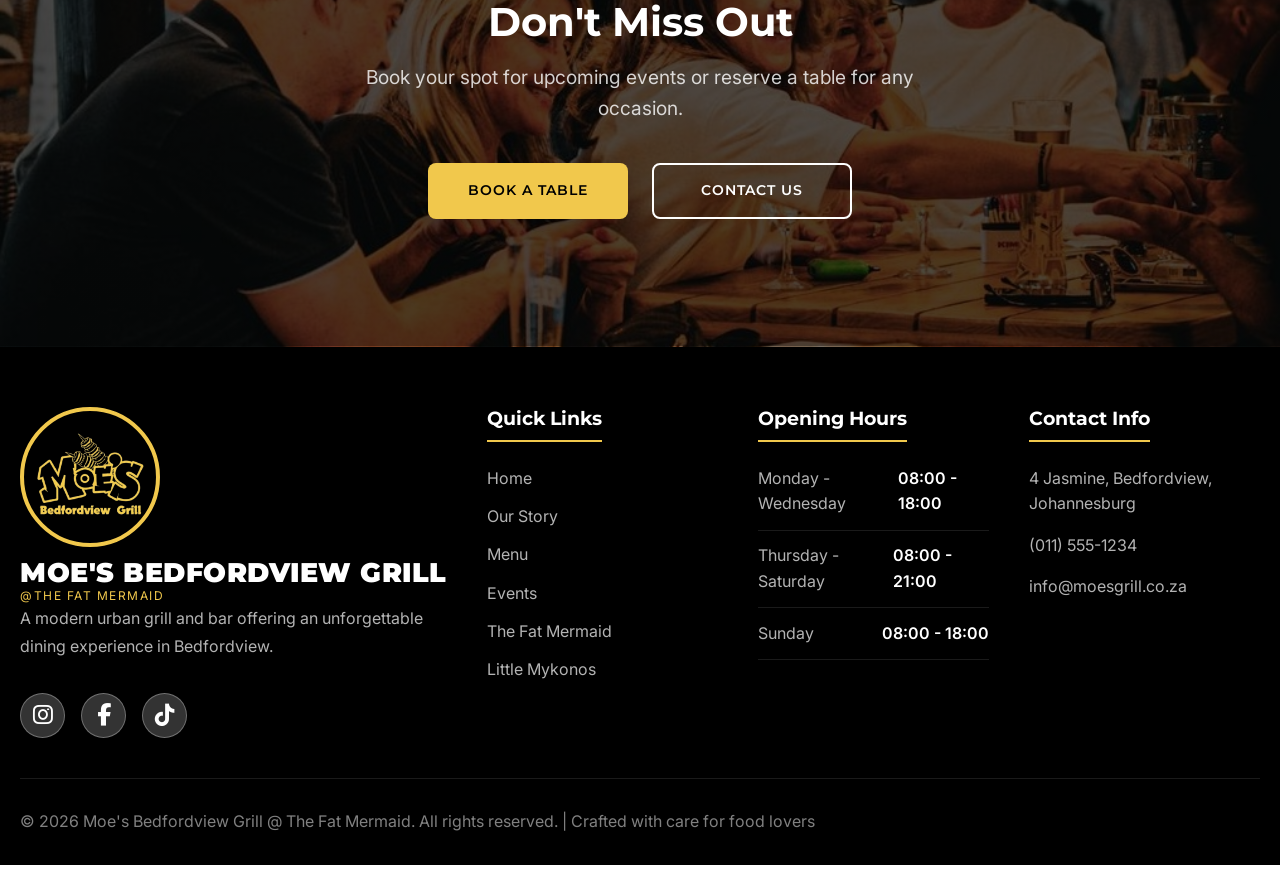
<file: events.html>
<!DOCTYPE html>
<html lang="en">
<head>
    <meta charset="UTF-8">
    <meta name="viewport" content="width=device-width, initial-scale=1.0, maximum-scale=1.0, user-scalable=no">
    <title>Events | Moe's Bedfordview Grill @ The Fat Mermaid</title>
    <link rel="stylesheet" href="events.css">
    <link rel="stylesheet" href="https://cdnjs.cloudflare.com/ajax/libs/font-awesome/6.4.0/css/all.min.css">
    <link href="https://fonts.googleapis.com/css2?family=Montserrat:wght@400;500;600;700;800;900&family=Inter:wght@300;400;500;600&display=swap" rel="stylesheet">
</head>
<body>
    <!-- Header – EXACTLY as on Moe's main page (with no space after @) -->
    <header class="header">
        <div class="container">
            <nav class="navbar">
                <a href="Moe's_bedfordview_grill.html" class="logo">
                    <div class="logo-wrapper">
                        <div class="logo-image">
                            <img src="Logo.png" alt="Moe's Grill Logo" class="logo-img">
                        </div>
                        <div class="logo-text-container">
                            <span class="logo-main">MOE'S BEDFORDVIEW GRILL</span>
                            <span class="logo-sub">@THE FAT MERMAID</span>
                        </div>
                    </div>
                </a>
                
                <div class="nav-right">
                    <ul class="nav-menu">
                        <li class="nav-item"><a href="Moe's_bedfordview_grill.html" class="nav-link">Home</a></li>
                        <li class="nav-item"><a href="Moe's_bedfordview_grill.html#about" class="nav-link">About</a></li>
                        <li class="nav-item"><a href="menu.html" class="nav-link">Menu</a></li>
                        <li class="nav-item"><a href="events.html" class="nav-link active">Events</a></li>
                        <li class="nav-item"><a href="index.html" class="nav-link">The Fat Mermaid</a></li>
                        <li class="nav-item"><a href="little_mykonos.html" class="nav-link">Little Mykonos</a></li>
                        <li class="nav-item"><a href="contact.html" class="nav-link book-btn">Contact us</a></li>
                    </ul>
                    
                    <div class="hamburger">
                        <div class="hamburger-line"></div>
                        <div class="hamburger-line"></div>
                        <div class="hamburger-line"></div>
                    </div>
                </div>
            </nav>
        </div>
    </header>

    <!-- Page Hero for Events -->
    <section class="page-hero">
        <div class="page-hero-bg" style="background-image: linear-gradient(rgba(0,0,0,0.7), rgba(0,0,0,0.7)), url('inside.jpg');"></div>
        <div class="container">
            <div class="page-hero-content">
                <div class="page-tagline">JOIN THE CELEBRATION</div>
                <h1 class="page-title">Events & Entertainment</h1>
                <p class="page-subtitle">Live music, themed nights, and special occasions – there's always something happening at Moe's.</p>
                <!-- Two hero buttons -->
                <div class="hero-buttons">
                    <a href="#booking" class="btn btn-primary">Book Now <i class="fas fa-calendar-alt"></i></a>
                    <a href="#events-grid" class="btn btn-outline">View Events <i class="fas fa-arrow-down"></i></a>
                </div>
            </div>
        </div>
    </section>

    <!-- Upcoming Events Section (id for scrolling) -->
    <section id="events-grid" class="events-section">
        <div class="container">
            <div class="section-header">
                <div class="section-label">WHAT'S ON</div>
                <h2 class="section-title">Upcoming Events</h2>
                <p class="section-subtitle">Mark your calendar and join the fun</p>
            </div>

            <div class="events-grid">
                <!-- Event 1: Live Jazz Night -->
                <div class="event-card">
                    <div class="event-image">
                        <img src="jazz2.avif" alt="Live Jazz Night" class="event-img">
                        <div class="event-date-badge">
                            <span class="event-day">15</span>
                            <span class="event-month">MAR</span>
                        </div>
                    </div>
                    <div class="event-content">
                        <h3>Live Jazz Night</h3>
                        <div class="event-meta">
                            <span><i class="far fa-clock"></i> 19:00 - 22:00</span>
                            <span><i class="fas fa-microphone-alt"></i> The Smooth Trio</span>
                        </div>
                        <p class="event-description">Enjoy a relaxing evening with smooth jazz, fine wine, and our signature small plates. Free entry.</p>
                        <div class="event-footer">
                            <span class="event-tag">Music</span>
                            <a href="#" class="btn-event">More Info <i class="fas fa-arrow-right"></i></a>
                        </div>
                    </div>
                </div>

                <!-- Event 2: Salsa & Tapas Thursday -->
                <div class="event-card">
                    <div class="event-image">
                        <img src="salsa.avif" alt="Salsa & Tapas" class="event-img">
                        <div class="event-date-badge">
                            <span class="event-day">20</span>
                            <span class="event-month">MAR</span>
                        </div>
                    </div>
                    <div class="event-content">
                        <h3>Salsa & Tapas</h3>
                        <div class="event-meta">
                            <span><i class="far fa-clock"></i> 20:00 - 23:30</span>
                            <span><i class="fas fa-chalkboard-teacher"></i> DJ Alex + live percussion</span>
                        </div>
                        <p class="event-description">Get your dancing shoes on! Salsa workshop at 8pm, then open floor. Special tapas menu available.</p>
                        <div class="event-footer">
                            <span class="event-tag">Dance</span>
                            <span class="event-tag">Workshop</span>
                            <a href="#" class="btn-event">More Info <i class="fas fa-arrow-right"></i></a>
                        </div>
                    </div>
                </div>

                <!-- Event 3: Sunday Roast & Live Acoustic -->
                <div class="event-card">
                    <div class="event-image">
                        <img src="food1.jpg" alt="Sunday Roast" class="event-img">
                        <div class="event-date-badge">
                            <span class="event-day">23</span>
                            <span class="event-month">MAR</span>
                        </div>
                    </div>
                    <div class="event-content">
                        <h3>Sunday Roast & Acoustic</h3>
                        <div class="event-meta">
                            <span><i class="far fa-clock"></i> 13:00 - 17:00</span>
                            <span><i class="fas fa-guitar"></i> Mike Watson</span>
                        </div>
                        <p class="event-description">Classic Sunday roast with all the trimmings, paired with chilled acoustic vibes. Family friendly.</p>
                        <div class="event-footer">
                            <span class="event-tag">Food</span>
                            <span class="event-tag">Family</span>
                            <a href="#" class="btn-event">More Info <i class="fas fa-arrow-right"></i></a>
                        </div>
                    </div>
                </div>

                <!-- Event 4: Comedy Night -->
                <div class="event-card">
                    <div class="event-image">
                        <img src="joy.jpg" alt="Comedy Night" class="event-img">
                        <div class="event-date-badge">
                            <span class="event-day">28</span>
                            <span class="event-month">MAR</span>
                        </div>
                    </div>
                    <div class="event-content">
                        <h3>Comedy Night</h3>
                        <div class="event-meta">
                            <span><i class="far fa-clock"></i> 20:00 - 22:30</span>
                            <span><i class="fas fa-mask"></i> featuring 4 comics</span>
                        </div>
                        <p class="event-description">Laugh out loud with top local comedians. R100 cover includes a welcome drink.</p>
                        <div class="event-footer">
                            <span class="event-tag">Comedy</span>
                            <span class="event-tag">18+</span>
                            <a href="#" class="btn-event">More Info <i class="fas fa-arrow-right"></i></a>
                        </div>
                    </div>
                </div>

                <!-- Event 5: Wine & Cheese Tasting -->
                <div class="event-card">
                    <div class="event-image">
                        <img src="cheese.jpg" alt="Wine Tasting" class="event-img">
                        <div class="event-date-badge">
                            <span class="event-day">02</span>
                            <span class="event-month">APR</span>
                        </div>
                    </div>
                    <div class="event-content">
                        <h3>Wine & Cheese Tasting</h3>
                        <div class="event-meta">
                            <span><i class="far fa-clock"></i> 18:30 - 20:30</span>
                            <span><i class="fas fa-wine-glass-alt"></i> curated by sommelier</span>
                        </div>
                        <p class="event-description">Explore five premium wines paired with artisanal cheeses. Limited seats – book ahead.</p>
                        <div class="event-footer">
                            <span class="event-tag">Tasting</span>
                            <span class="event-tag">R250 pp</span>
                            <a href="#" class="btn-event">More Info <i class="fas fa-arrow-right"></i></a>
                        </div>
                    </div>
                </div>

                <!-- Event 6: DJ Friday -->
                <div class="event-card">
                    <div class="event-image">
                        <img src="dj.jpg" alt="DJ Friday" class="event-img">
                        <div class="event-date-badge">
                            <span class="event-day">04</span>
                            <span class="event-month">APR</span>
                        </div>
                    </div>
                    <div class="event-content">
                        <h3>DJ Friday</h3>
                        <div class="event-meta">
                            <span><i class="far fa-clock"></i> 21:00 - late</span>
                            <span><i class="fas fa-headphones"></i> DJ Kay C</span>
                        </div>
                        <p class="event-description">Kick off the weekend with house and RnB beats. Drink specials until midnight.</p>
                        <div class="event-footer">
                            <span class="event-tag">Nightlife</span>
                            <span class="event-tag">DJ</span>
                            <a href="#" class="btn-event">More Info <i class="fas fa-arrow-right"></i></a>
                        </div>
                    </div>
                </div>
            </div>
        </div>
    </section>

    <!-- Booking Section (Host Your Private Event) -->
    <section id="booking" class="booking-section">
        <div class="booking-bg" style="background-image: linear-gradient(135deg, rgba(0,0,0,0.85) 0%, rgba(0,0,0,0.7) 100%), url('inside.jpg');"></div>
        <div class="container">
            <div class="booking-wrapper">
                <div class="booking-header">
                    <span class="booking-tagline">HOST WITH US</span>
                    <h2 class="booking-title">Host Your Private Event</h2>
                    <p class="booking-description">Birthday parties, corporate functions, anniversaries — we'll help you celebrate in style.</p>
                </div>
                
                <!-- Simple inquiry form -->
                <div class="booking-form">
                    <form action="#" method="post">
                        <div class="form-row">
                            <div class="form-group">
                                <input type="text" placeholder="Your Name" required>
                            </div>
                            <div class="form-group">
                                <input type="email" placeholder="Email Address" required>
                            </div>
                        </div>
                        <div class="form-row">
                            <div class="form-group">
                                <input type="date" placeholder="Event Date" required>
                            </div>
                            <div class="form-group">
                                <select required>
                                    <option value="" disabled selected>Number of guests</option>
                                    <option value="1-20">1-20</option>
                                    <option value="21-40">21-40</option>
                                    <option value="41-60">41-60</option>
                                    <option value="61-80">61-80</option>
                                </select>
                            </div>
                        </div>
                        <div class="form-row">
                            <div class="form-group">
                                <textarea placeholder="Tell us about your event (optional)" rows="3"></textarea>
                            </div>
                        </div>
                        <button type="submit" class="btn btn-primary btn-block">Send Inquiry</button>
                    </form>
                    <p class="form-note">We'll get back to you within 24 hours.</p>
                </div>
            </div>
        </div>
    </section>

    <!-- CTA Section -->
    <section class="cta-section">
        <div class="cta-bg">
            <div class="cta-slide active" style="background-image: linear-gradient(rgba(0,0,0,0.7), rgba(0,0,0,0.7)), url('joy.jpg');"></div>
        </div>
        <div class="container">
            <h2 class="cta-title">Don't Miss Out</h2>
            <p class="cta-text">Book your spot for upcoming events or reserve a table for any occasion.</p>
            <div class="cta-buttons">
                <a href="contact.html" class="btn btn-primary">Book a Table</a>
                <a href="contact.html" class="btn btn-outline">Contact Us</a>
            </div>
        </div>
    </section>

    <!-- Footer – matching Moe's main page (no space after @) -->
    <footer class="footer" id="contact">
        <div class="container">
            <div class="footer-main">
                <div class="footer-col">
                    <div class="footer-logo">
                        <div class="logo-wrapper">
                            <div class="logo-image">
                                <img src="Logo.png" alt="Moe's Grill Logo" class="logo-img">
                            </div>
                            <div class="logo-text-container">
                                <span class="logo-main">MOE'S BEDFORDVIEW GRILL</span>
                                <span class="logo-sub">@THE FAT MERMAID</span>
                            </div>
                        </div>
                    </div>
                    <p class="footer-description">
                        A modern urban grill and bar offering an unforgettable dining experience in Bedfordview.
                    </p>
                    <div class="social-links">
                        <a href="#" class="social-link"><i class="fab fa-instagram"></i></a>
                        <a href="#" class="social-link"><i class="fab fa-facebook-f"></i></a>
                        <a href="#" class="social-link"><i class="fab fa-tiktok"></i></a>
                    </div>
                </div>
                
                <div class="footer-col">
                    <h3 class="footer-title">Quick Links</h3>
                    <ul class="footer-links">
                        <li><a href="Moe's_bedfordview_grill.html">Home</a></li>
                        <li><a href="Moe's_bedfordview_grill.html#about">Our Story</a></li>
                        <li><a href="menu.html">Menu</a></li>
                        <li><a href="events.html">Events</a></li>
                        <li><a href="index.html">The Fat Mermaid</a></li>
                        <li><a href="little_mykonos.html">Little Mykonos</a></li>
                    </ul>
                </div>
                
                <div class="footer-col">
                    <h3 class="footer-title">Opening Hours</h3>
                    <ul class="footer-hours">
                        <li><span>Monday - Wednesday</span><span>08:00 - 18:00</span></li>
                        <li><span>Thursday - Saturday</span><span>08:00 - 21:00</span></li>
                        <li><span>Sunday</span><span>08:00 - 18:00</span></li>
                    </ul>
                </div>
                
                <div class="footer-col">
                    <h3 class="footer-title">Contact Info</h3>
                    <div class="contact-info">
                        <div class="contact-item">4 Jasmine, Bedfordview, Johannesburg</div>
                        <div class="contact-item">(011) 555-1234</div>
                        <div class="contact-item">info@moesgrill.co.za</div>
                    </div>
                </div>
            </div>
            
            <div class="footer-bottom">
                <p>&copy; 2026 Moe's Bedfordview Grill @ The Fat Mermaid. All rights reserved. | Crafted with care for food lovers</p>
                
            </div>
        </div>
    </footer>

    <!-- WhatsApp Button (same as The Fat Mermaid) -->
    <a href="https://wa.me/27836087774" class="whatsapp-float" target="_blank" rel="noopener noreferrer">
        <i class="fab fa-whatsapp"></i>
    </a>

    <!-- Mobile menu toggle script -->
    <script>
        const hamburger = document.querySelector('.hamburger');
        const navMenu = document.querySelector('.nav-menu');
        if (hamburger) {
            hamburger.addEventListener('click', () => {
                hamburger.classList.toggle('active');
                navMenu.classList.toggle('active');
            });
        }
        document.querySelectorAll('.nav-link').forEach(link => {
            link.addEventListener('click', () => {
                hamburger.classList.remove('active');
                navMenu.classList.remove('active');
            });
        });
    </script>
</body>
</html>
</file>
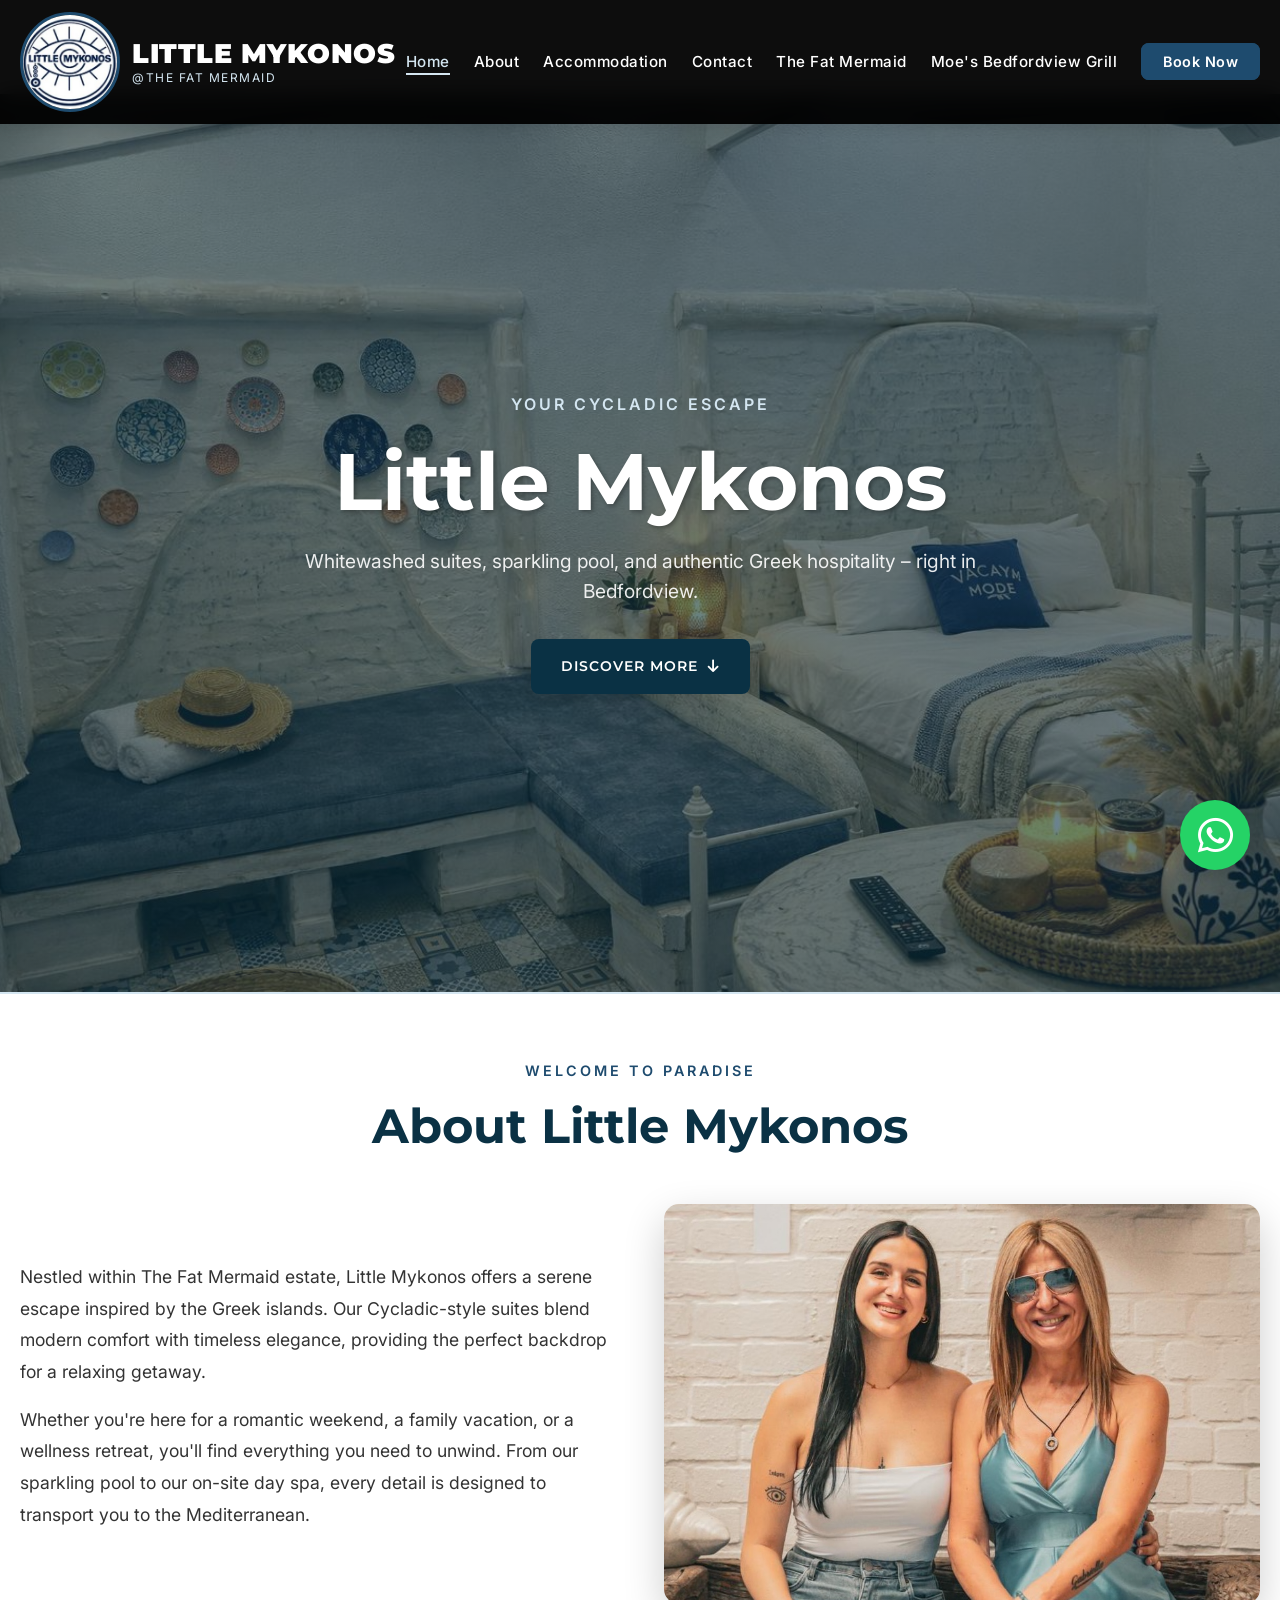
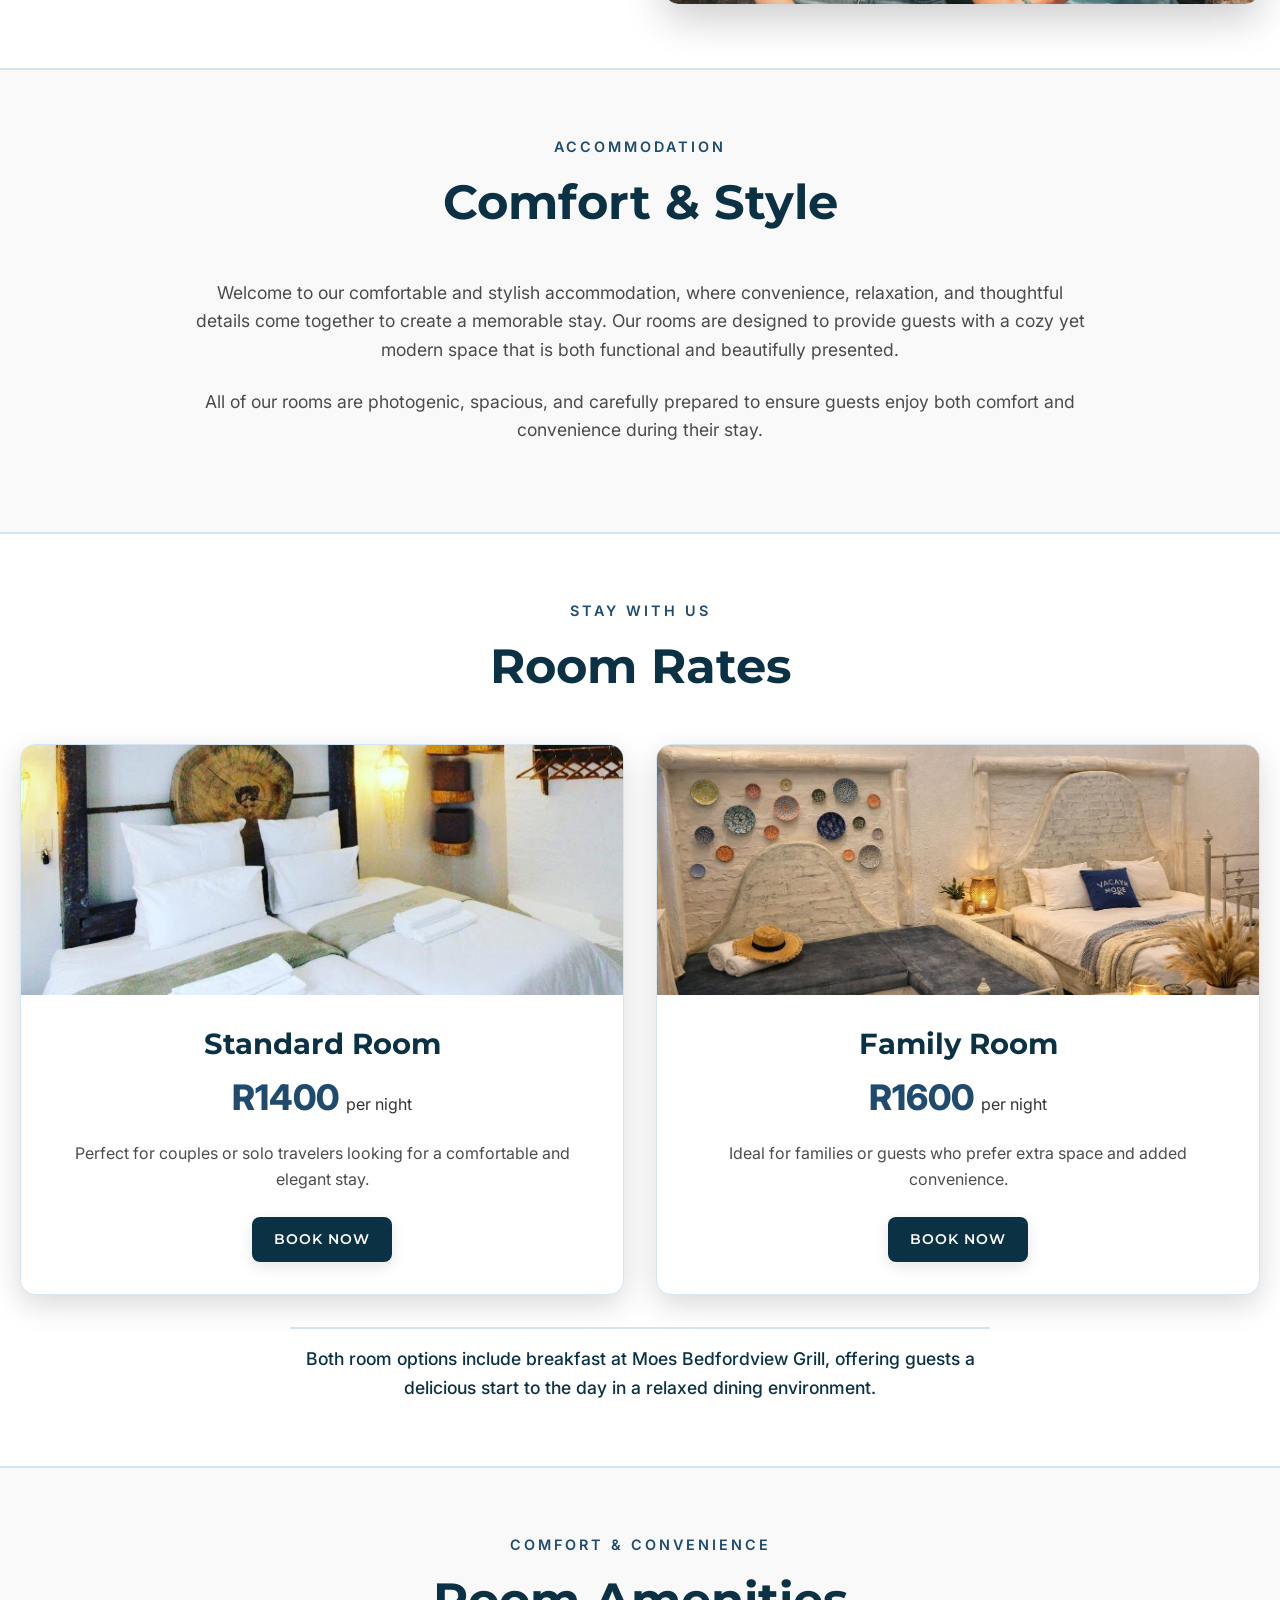
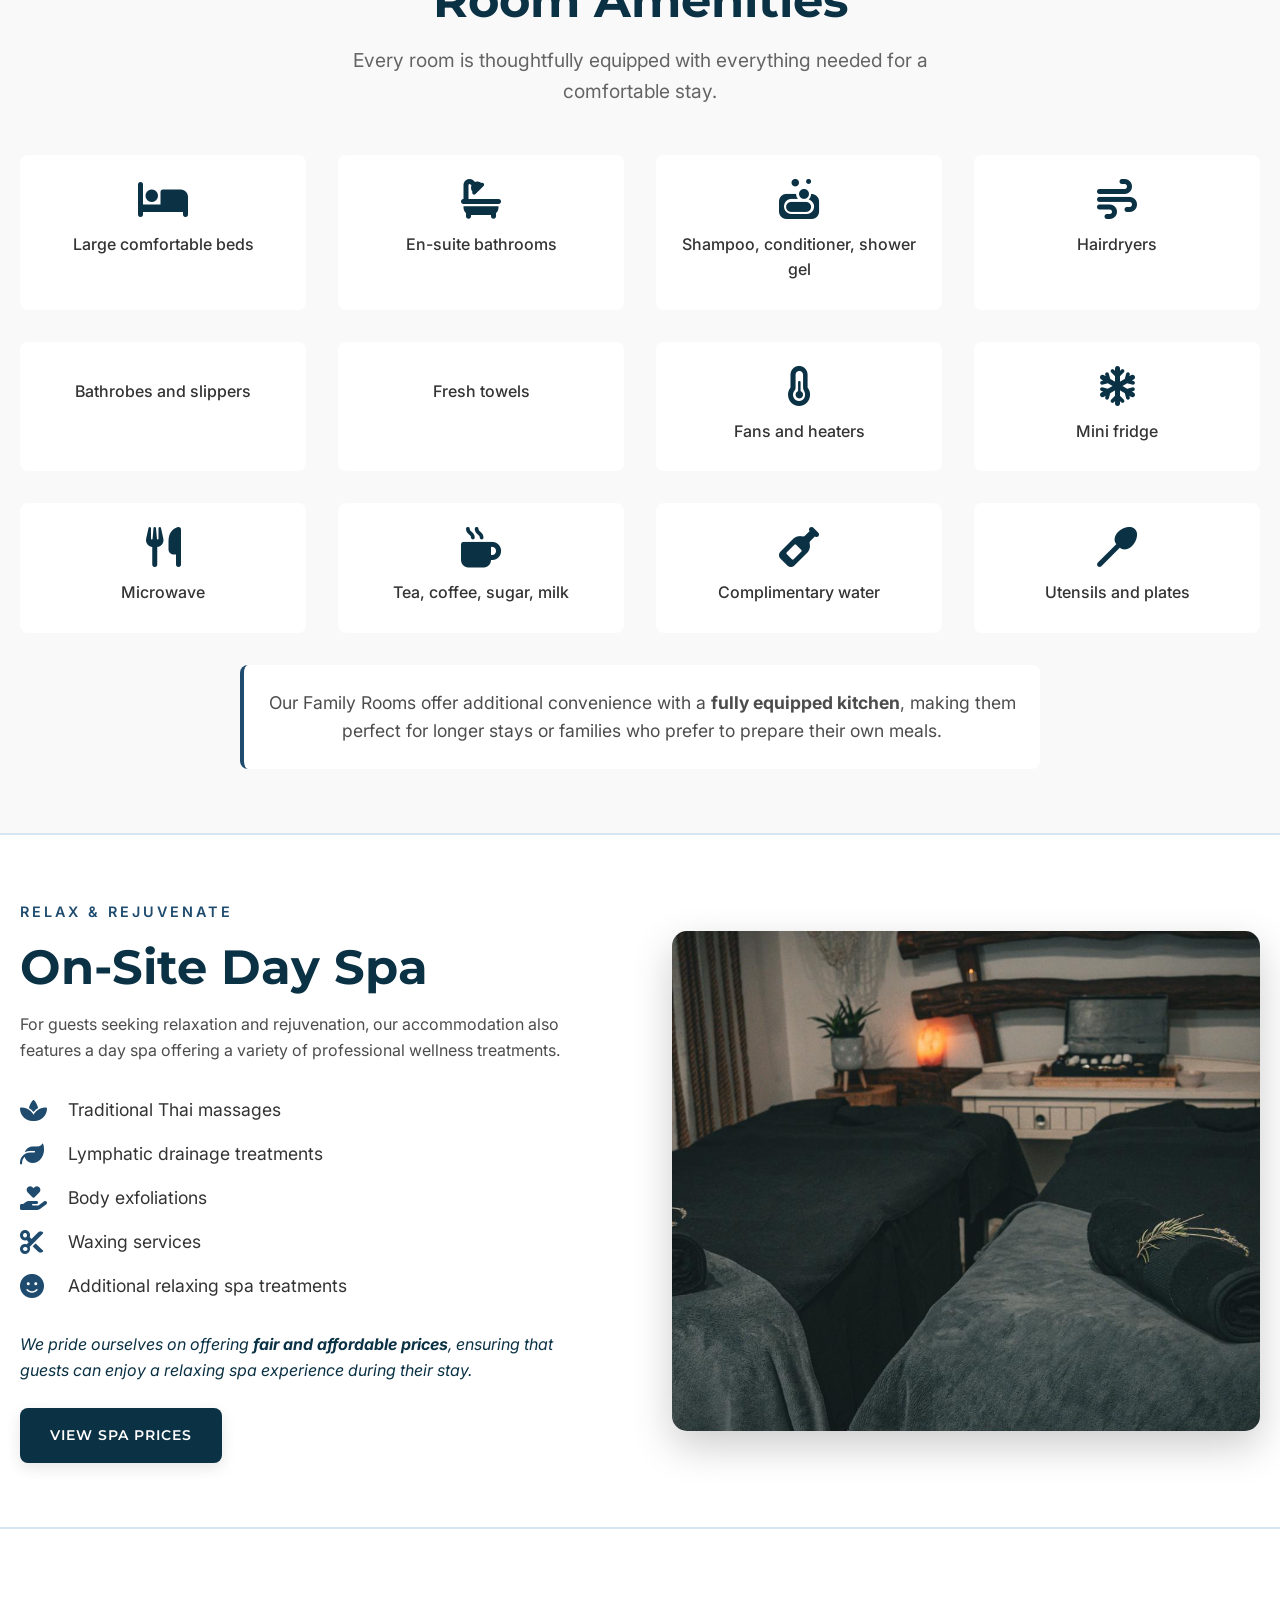
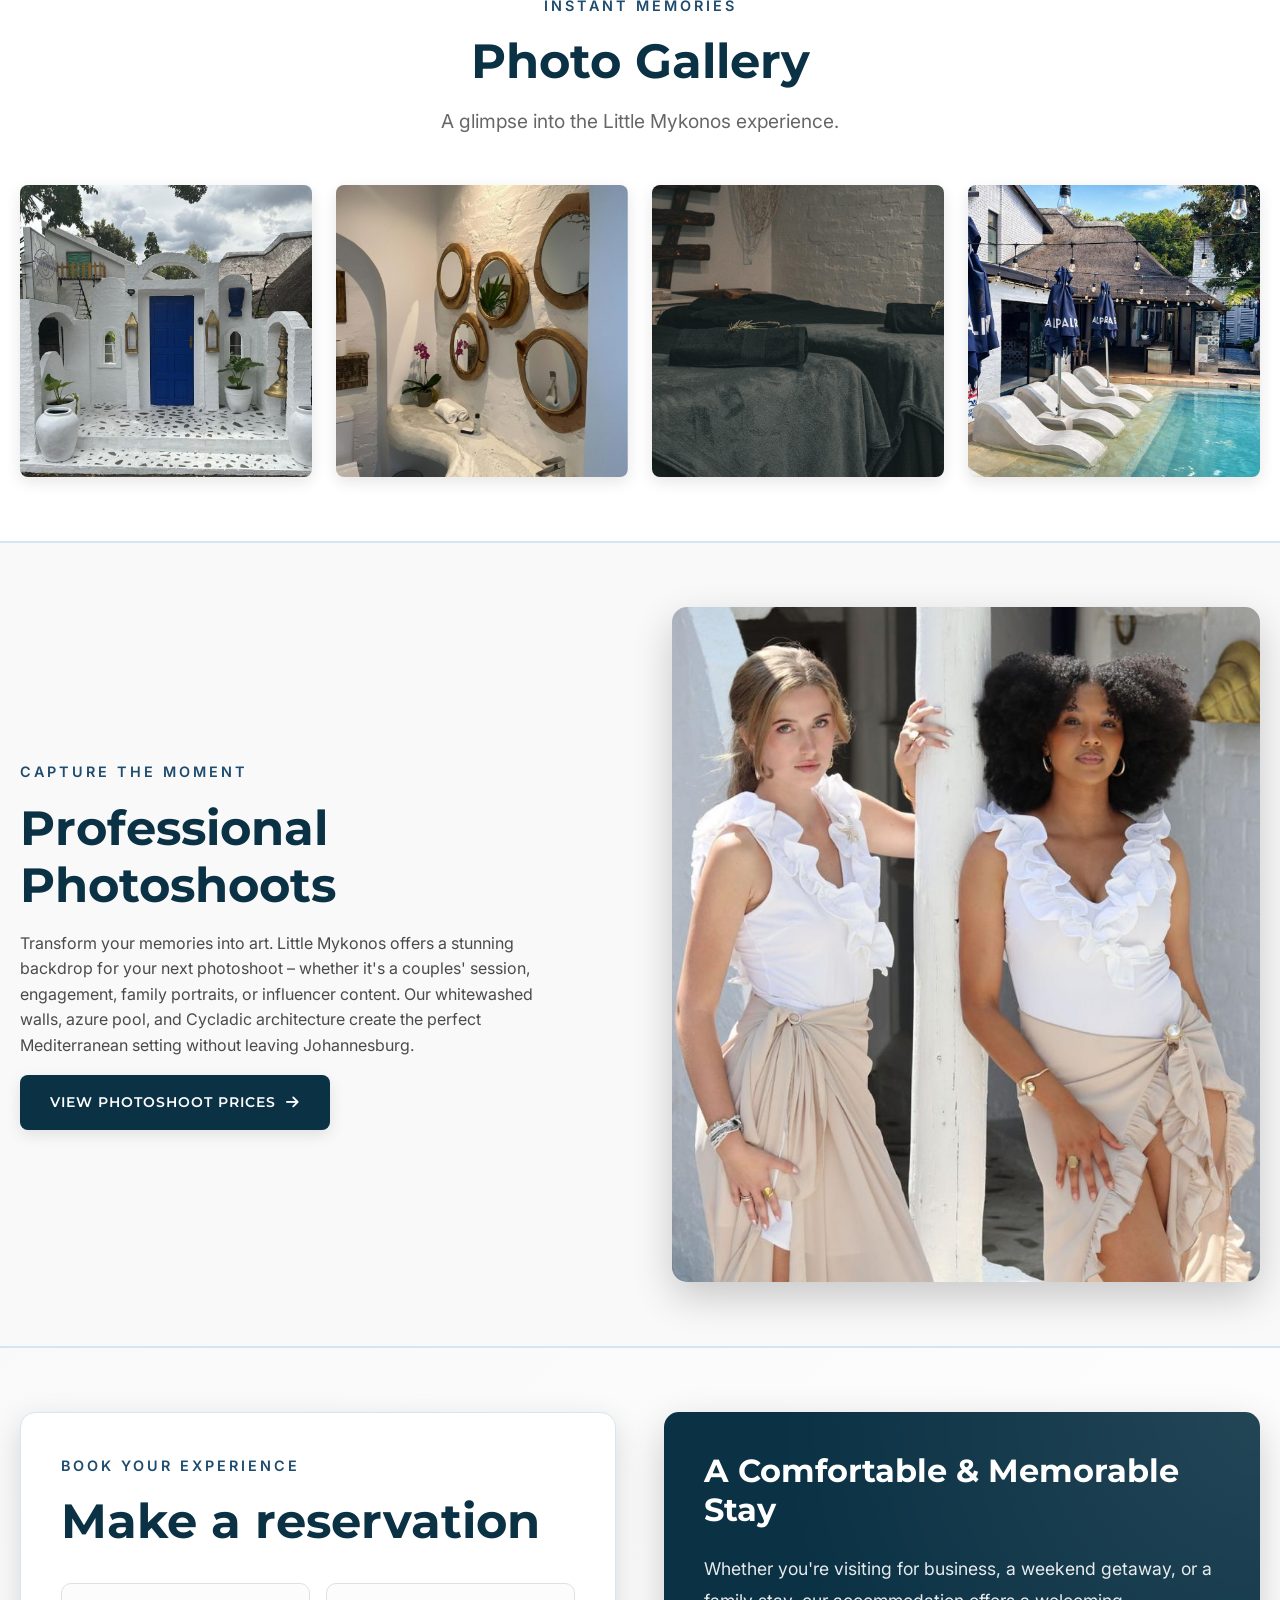
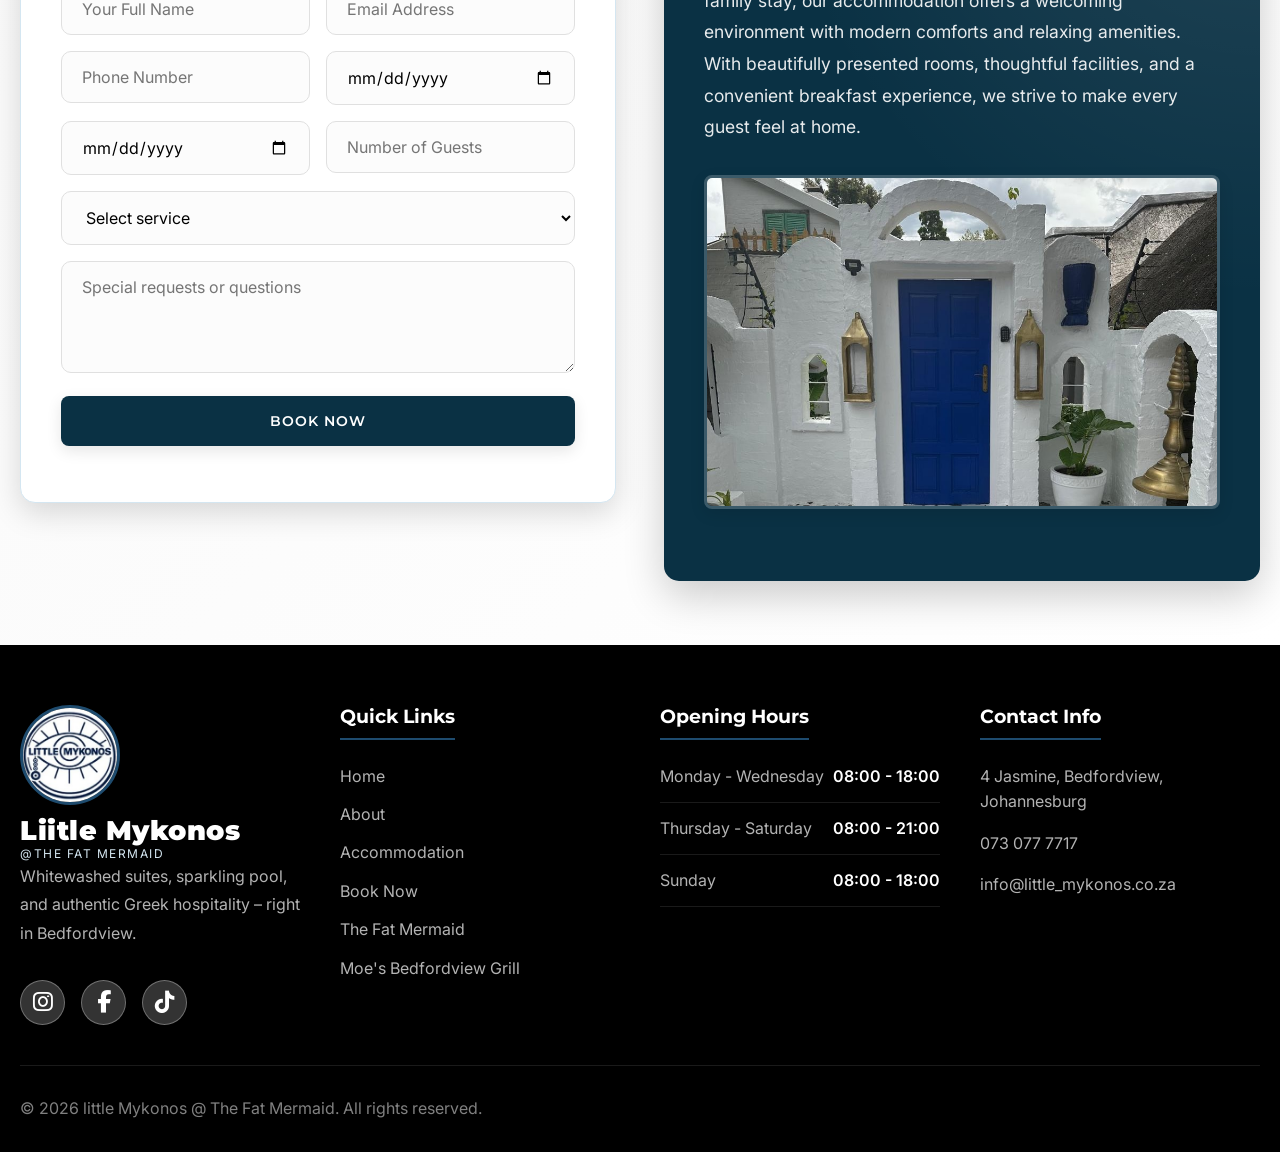
<file: little_mykonos.html>
<!DOCTYPE html>
<html lang="en">
<head>
    <meta charset="UTF-8">
    <meta name="viewport" content="width=device-width, initial-scale=1.0, maximum-scale=1.0, user-scalable=no">
    <title>Little Mykonos | Suites & Spa</title>
    <link rel="stylesheet" href="little_mykonos.css">
    <link rel="stylesheet" href="https://cdnjs.cloudflare.com/ajax/libs/font-awesome/6.4.0/css/all.min.css">
    <link href="https://fonts.googleapis.com/css2?family=Montserrat:wght@400;500;600;700;800;900&family=Inter:wght@300;400;500;600&display=swap" rel="stylesheet">
</head>
<body>
    <!-- Header -->
    <header class="header">
        <div class="container">
            <nav class="navbar">
                <a href="little_mykonos.html" class="logo">
                    <div class="logo-wrapper">
                        <div class="logo-image">
                            <img src="littlelogo.jpg" alt="Little Mykonos Logo" class="logo-img">
                        </div>
                        <div class="logo-text-container">
                            <span class="logo-main">LITTLE MYKONOS</span>
                            <span class="logo-sub">@The Fat Mermaid</span>
                        </div>
                    </div>
                </a>
                
                <div class="nav-right">
                    <ul class="nav-menu">
                        <li class="nav-item"><a href="little_mykonos.html" class="nav-link active">Home</a></li>
                        <li class="nav-item"><a href="#about" class="nav-link">About</a></li>
                        <li class="nav-item"><a href="#accommodation" class="nav-link">Accommodation</a></li>
                        <li class="nav-item"><a href="#booking"" class="nav-link">Contact</a></li>
                        <li class="nav-item"><a href="index.html" class="nav-link">The Fat Mermaid</a></li>
                        <li class="nav-item"><a href="Moe's_bedfordview_grill.html" class="nav-link">Moe's Bedfordview Grill</a></li>
                        <li class="nav-item"><a href="#booking" class="nav-link book-btn">Book Now</a></li>
                    </ul>
                    
                    <div class="hamburger">
                        <div class="hamburger-line"></div>
                        <div class="hamburger-line"></div>
                        <div class="hamburger-line"></div>
                    </div>
                </div>
            </nav>
        </div>
    </header>

    <!-- Hero Slider -->
    <section class="hero">
        <div class="hero-bg">
            <div class="hero-slide active" style="background-image: linear-gradient(rgba(10,49,68,0.6), rgba(10,49,68,0.6)), url('hotelhero3.jpg');"></div>
            <div class="hero-slide" style="background-image: linear-gradient(rgba(10,49,68,0.6), rgba(10,49,68,0.6)), url('hotelhero2.jpg');"></div>
            <div class="hero-slide" style="background-image: linear-gradient(rgba(10,49,68,0.6), rgba(10,49,68,0.6)), url('hotelhero.jpg');"></div>
        </div>
        
        <div class="container">
            <div class="hero-content">
                <div class="hero-tagline">YOUR CYCLADIC ESCAPE</div>
                <h1 class="hero-title">Little Mykonos</h1>
                <p class="hero-subtitle">Whitewashed suites, sparkling pool, and authentic Greek hospitality – right in Bedfordview.</p>
                <a href="#about" class="btn btn-primary">Discover More <i class="fas fa-arrow-down"></i></a>
            </div>
        </div>
    </section>

    <!-- About Section -->
    <section id="about" class="about-section">
        <div class="container">
            <div class="section-header">
                <div class="section-label">WELCOME TO PARADISE</div>
                <h2 class="section-title">About Little Mykonos</h2>
            </div>
            <div class="about-content">
                <div class="about-text">
                    <p>Nestled within The Fat Mermaid estate, Little Mykonos offers a serene escape inspired by the Greek islands. Our Cycladic-style suites blend modern comfort with timeless elegance, providing the perfect backdrop for a relaxing getaway.</p>
                    <p>Whether you're here for a romantic weekend, a family vacation, or a wellness retreat, you'll find everything you need to unwind. From our sparkling pool to our on-site day spa, every detail is designed to transport you to the Mediterranean.</p>
                </div>
                <div class="about-image">
                    <img src="hosts.jpg" alt="Little Mykonos Pool">
                </div>
            </div>
        </div>
    </section>

    <!-- Accommodation Intro -->
    <section class="intro-section">
        <div class="container">
            <div class="section-header">
                <div class="section-label">ACCOMMODATION</div>
                <h2 class="section-title">Comfort & Style</h2>
            </div>
            <div class="intro-text">
                <p>Welcome to our comfortable and stylish accommodation, where convenience, relaxation, and thoughtful details come together to create a memorable stay. Our rooms are designed to provide guests with a cozy yet modern space that is both functional and beautifully presented.</p>
                <p>All of our rooms are photogenic, spacious, and carefully prepared to ensure guests enjoy both comfort and convenience during their stay.</p>
            </div>
        </div>
    </section>

    <!-- Room Rates Section (with accommodation anchor) -->
    <section id="accommodation" class="rates-section">
        <div class="container">
            <div class="section-header">
                <div class="section-label">STAY WITH US</div>
                <h2 class="section-title">Room Rates</h2>
            </div>
            <div class="rates-grid">
                <!-- Standard Room -->
                <div class="rate-card">
                    <div class="card-image">
                        <img src="standard-room.jpg" alt="Standard Room">
                    </div>
                    <div class="card-content">
                        <h3>Standard Room</h3>
                        <div class="price">R1400 <span>per night</span></div>
                        <p>Perfect for couples or solo travelers looking for a comfortable and elegant stay.</p>
                        <a href="#booking" class="btn btn-primary btn-small">Book Now</a>
                    </div>
                </div>
                <!-- Family Room -->
                <div class="rate-card">
                    <div class="card-image">
                        <img src="family-room.jpg" alt="Family Room">
                    </div>
                    <div class="card-content">
                        <h3>Family Room</h3>
                        <div class="price">R1600 <span>per night</span></div>
                        <p>Ideal for families or guests who prefer extra space and added convenience.</p>
                        <a href="#booking" class="btn btn-primary btn-small">Book Now</a>
                    </div>
                </div>
            </div>
            <p class="breakfast-note">Both room options include breakfast at Moes Bedfordview Grill, offering guests a delicious start to the day in a relaxed dining environment.</p>
        </div>
    </section>

    <!-- Amenities Section -->
    <section class="amenities-section">
        <div class="container">
            <div class="section-header">
                <div class="section-label">COMFORT & CONVENIENCE</div>
                <h2 class="section-title">Room Amenities</h2>
                <p class="section-subtitle">Every room is thoughtfully equipped with everything needed for a comfortable stay.</p>
            </div>
            <div class="amenities-grid">
                <div class="amenity-item"><i class="fas fa-bed"></i><span>Large comfortable beds</span></div>
                <div class="amenity-item"><i class="fas fa-bath"></i><span>En-suite bathrooms</span></div>
                <div class="amenity-item"><i class="fas fa-soap"></i><span>Shampoo, conditioner, shower gel</span></div>
                <div class="amenity-item"><i class="fas fa-wind"></i><span>Hairdryers</span></div>
                <div class="amenity-item"><i class="fas fa-robe"></i><span>Bathrobes and slippers</span></div>
                <div class="amenity-item"><i class="fas fa-towel"></i><span>Fresh towels</span></div>
                <div class="amenity-item"><i class="fas fa-thermometer-half"></i><span>Fans and heaters</span></div>
                <div class="amenity-item"><i class="fas fa-snowflake"></i><span>Mini fridge</span></div>
                <div class="amenity-item"><i class="fas fa-utensils"></i><span>Microwave</span></div>
                <div class="amenity-item"><i class="fas fa-mug-hot"></i><span>Tea, coffee, sugar, milk</span></div>
                <div class="amenity-item"><i class="fas fa-wine-bottle"></i><span>Complimentary water</span></div>
                <div class="amenity-item"><i class="fas fa-utensil-spoon"></i><span>Utensils and plates</span></div>
            </div>
            <p class="amenities-note">Our Family Rooms offer additional convenience with a <strong>fully equipped kitchen</strong>, making them perfect for longer stays or families who prefer to prepare their own meals.</p>
        </div>
    </section>

    <!-- Spa Section -->
    <section class="spa-section">
        <div class="container">
            <div class="spa-grid">
                <div class="spa-content">
                    <div class="section-label">RELAX & REJUVENATE</div>
                    <h2 class="section-title">On-Site Day Spa</h2>
                    <p>For guests seeking relaxation and rejuvenation, our accommodation also features a day spa offering a variety of professional wellness treatments.</p>
                    <div class="spa-list">
                        <div class="spa-item"><i class="fas fa-spa"></i> Traditional Thai massages</div>
                        <div class="spa-item"><i class="fas fa-leaf"></i> Lymphatic drainage treatments</div>
                        <div class="spa-item"><i class="fas fa-hand-holding-heart"></i> Body exfoliations</div>
                        <div class="spa-item"><i class="fas fa-cut"></i> Waxing services</div>
                        <div class="spa-item"><i class="fas fa-smile"></i> Additional relaxing spa treatments</div>
                    </div>
                    <p class="spa-note">We pride ourselves on offering <strong>fair and affordable prices</strong>, ensuring that guests can enjoy a relaxing spa experience during their stay.</p>
                    <a href="Spa-prices.pdf" class="btn btn-primary">VIEW SPA PRICES</a>
                </div>
                <div class="spa-image">
                    <img src="spa.jpg" alt="Day Spa">
                </div>
            </div>
        </div>
    </section>

    <!-- NEW GALLERY SECTION -->
    <section class="gallery-section">
        <div class="container">
            <div class="section-header">
                <div class="section-label">INSTANT MEMORIES</div>
                <h2 class="section-title">Photo Gallery</h2>
                <p class="section-subtitle">A glimpse into the Little Mykonos experience.</p>
            </div>
            <div class="gallery-grid">
                <div class="gallery-item">
                    <img src="gallery2.jpg" alt="Pool area">
                </div>
                <div class="gallery-item">
                    <img src="gallery3.jpg" alt="Suite interior">
                </div>
                <div class="gallery-item">
                    <img src="gallery4.jpg" alt="Spa treatment">
                </div>
                <div class="gallery-item">
                    <img src="gallery1.jpg" alt="Outdoor lounge">
                </div>
            </div>
        </div>
    </section>

    <!-- NEW PHOTOSHOOT SECTION -->
    <section class="photoshoot-section">
        <div class="container">
            <div class="photoshoot-grid">
                <div class="photoshoot-content">
                    <div class="section-label">CAPTURE THE MOMENT</div>
                    <h2 class="section-title">Professional Photoshoots</h2>
                    <p>Transform your memories into art. Little Mykonos offers a stunning backdrop for your next photoshoot – whether it's a couples' session, engagement, family portraits, or influencer content. Our whitewashed walls, azure pool, and Cycladic architecture create the perfect Mediterranean setting without leaving Johannesburg.</p>
                   
                    <a href="Photoshoot-prices.jpg" class="btn btn-primary">View Photoshoot Prices <i class="fas fa-arrow-right"></i></a>
                </div>
                <div class="photoshoot-image">
                    <img src="photoshoot.jpg" alt="Photoshoot at Little Mykonos">
                </div>
            </div>
        </div>
    </section>

    <!-- BOOKING & STAY SECTION (side by side) -->
    <section id="booking" class="contact-stay-section">
        <div class="container">
            <div class="contact-stay-grid">
                <!-- Left: Booking Form -->
                <div class="contact-stay-left">
                    <div class="section-header left-align">
                        <div class="section-label">BOOK YOUR EXPERIENCE</div>
                        <h2 class="section-title">Make a reservation</h2>
                    </div>
                    <form action="#" method="post" class="booking-form">
                        <div class="form-row">
                            <div class="form-group">
                                <input type="text" name="name" placeholder="Your Full Name" required>
                            </div>
                            <div class="form-group">
                                <input type="email" name="email" placeholder="Email Address" required>
                            </div>
                        </div>
                        <div class="form-row">
                            <div class="form-group">
                                <input type="tel" name="phone" placeholder="Phone Number" required>
                            </div>
                            <div class="form-group">
                                <input type="date" name="checkin" placeholder="Check in date" required>
                            </div>
                        </div>
                        <div class="form-row">
                            <div class="form-group">
                                <input type="date" name="checkout" placeholder="Check out date" required>
                            </div>
                            <div class="form-group">
                                <input type="number" name="guests" placeholder="Number of Guests" min="1" required>
                            </div>
                        </div>
                        <div class="form-row">
                            <div class="form-group full-width">
                                <select name="service" required>
                                    <option value="" disabled selected>Select service</option>
                                    <option value="standard">Standard Room</option>
                                    <option value="family">Family Room</option>
                                    <option value="spa">Spa Treatment</option>
                                    <option value="photoshoot">Photoshoot</option>
                                </select>
                            </div>
                        </div>
                        <div class="form-row">
                            <div class="form-group full-width">
                                <textarea name="message" placeholder="Special requests or questions" rows="4"></textarea>
                            </div>
                        </div>
                        <div class="form-row">
                            <button type="submit" class="btn btn-primary btn-block">Book now</button>
                        </div>
                    </form>
                </div>

                <!-- Right: Comfortable & Memorable Stay Text + Image -->
                <div class="contact-stay-right">
                    <div class="stay-card">
                        <h2>A Comfortable & Memorable Stay</h2>
                        <p>Whether you're visiting for business, a weekend getaway, or a family stay, our accommodation offers a welcoming environment with modern comforts and relaxing amenities. With beautifully presented rooms, thoughtful facilities, and a convenient breakfast experience, we strive to make every guest feel at home.</p>
                        <div class="stay-image">
                            <img src="stay-photo.jpg" alt="Cozy suite">
                        </div>
                        <!-- "Check Availability" button removed as requested -->
                    </div>
                </div>
            </div>
        </div>
    </section>

    <!-- Footer -->
    <footer class="footer">
        <div class="container">
            <div class="footer-main">
                <div class="footer-col">
                    <div class="footer-logo">
                        <div class="logo-wrapper">
                            <div class="logo-image">
                                <img src="littlelogo.jpg" alt="Moe's Grill Logo" class="logo-img">
                            </div>
                            <div class="logo-text-container">
                                <span class="logo-main">Liitle Mykonos</span>
                                <span class="logo-sub">@THE FAT MERMAID</span>
                            </div>
                        </div>
                    </div>
                    <p class="footer-description">
                        Whitewashed suites, sparkling pool, and authentic Greek hospitality – right in Bedfordview.
                    </p>
                    <div class="social-links">
                        <a href="#" class="social-link"><i class="fab fa-instagram"></i></a>
                        <a href="#" class="social-link"><i class="fab fa-facebook-f"></i></a>
                        <a href="#" class="social-link"><i class="fab fa-tiktok"></i></a>
                    </div>
                </div>
                
                <div class="footer-col">
                    <h3 class="footer-title">Quick Links</h3>
                    <ul class="footer-links">
                        <li><a href="little_mykonos.html">Home</a></li>
                        <li><a href="#about">About</a></li>
                        <li><a href="#accommodation">Accommodation</a></li>
                        <li><a href="#booking">Book Now</a></li>
                        <li><a href="index.html">The Fat Mermaid</a></li>
                        <li><a href="Moe's_bedfordview_grill.html">Moe's Bedfordview Grill</a></li>
                    </ul>
                </div>
                
                <div class="footer-col">
                    <h3 class="footer-title">Opening Hours</h3>
                    <ul class="footer-hours">
                        <li><span>Monday - Wednesday</span><span>08:00 - 18:00</span></li>
                        <li><span>Thursday - Saturday</span><span>08:00 - 21:00</span></li>
                        <li><span>Sunday</span><span>08:00 - 18:00</span></li>
                    </ul>
                </div>
                
                <div class="footer-col">
                    <h3 class="footer-title">Contact Info</h3>
                    <div class="contact-info">
                        <div class="contact-item">4 Jasmine, Bedfordview, Johannesburg</div>
                        <div class="contact-item">073 077 7717</div>
                        <div class="contact-item">info@little_mykonos.co.za</div>
                    </div>
                </div>
            </div>
            
            <div class="footer-bottom">
                <p>&copy; 2026 little Mykonos @ The Fat Mermaid. All rights reserved. </p>
                
                 
                </div>
            </div>
        </div>
    </footer>

    <!-- WhatsApp Button -->
    <a href="https://wa.me/27836087774" class="whatsapp-float" target="_blank" rel="noopener noreferrer">
        <i class="fab fa-whatsapp"></i>
    </a>

    <!-- Mobile menu toggle and slider script -->
    <script>
        // Hero Slider
        const heroSlides = document.querySelectorAll('.hero-slide');
        let heroCurrent = 0;
        if (heroSlides.length > 1) {
            setInterval(() => {
                heroSlides.forEach(slide => slide.classList.remove('active'));
                heroCurrent = (heroCurrent + 1) % heroSlides.length;
                heroSlides[heroCurrent].classList.add('active');
            }, 5000);
        }

        // Mobile Menu Toggle
        const hamburger = document.querySelector('.hamburger');
        const navMenu = document.querySelector('.nav-menu');
        if (hamburger) {
            hamburger.addEventListener('click', () => {
                hamburger.classList.toggle('active');
                navMenu.classList.toggle('active');
            });
        }
        document.querySelectorAll('.nav-link').forEach(link => {
            link.addEventListener('click', () => {
                hamburger.classList.remove('active');
                navMenu.classList.remove('active');
            });
        });
    </script>
</body>
</html>
</file>
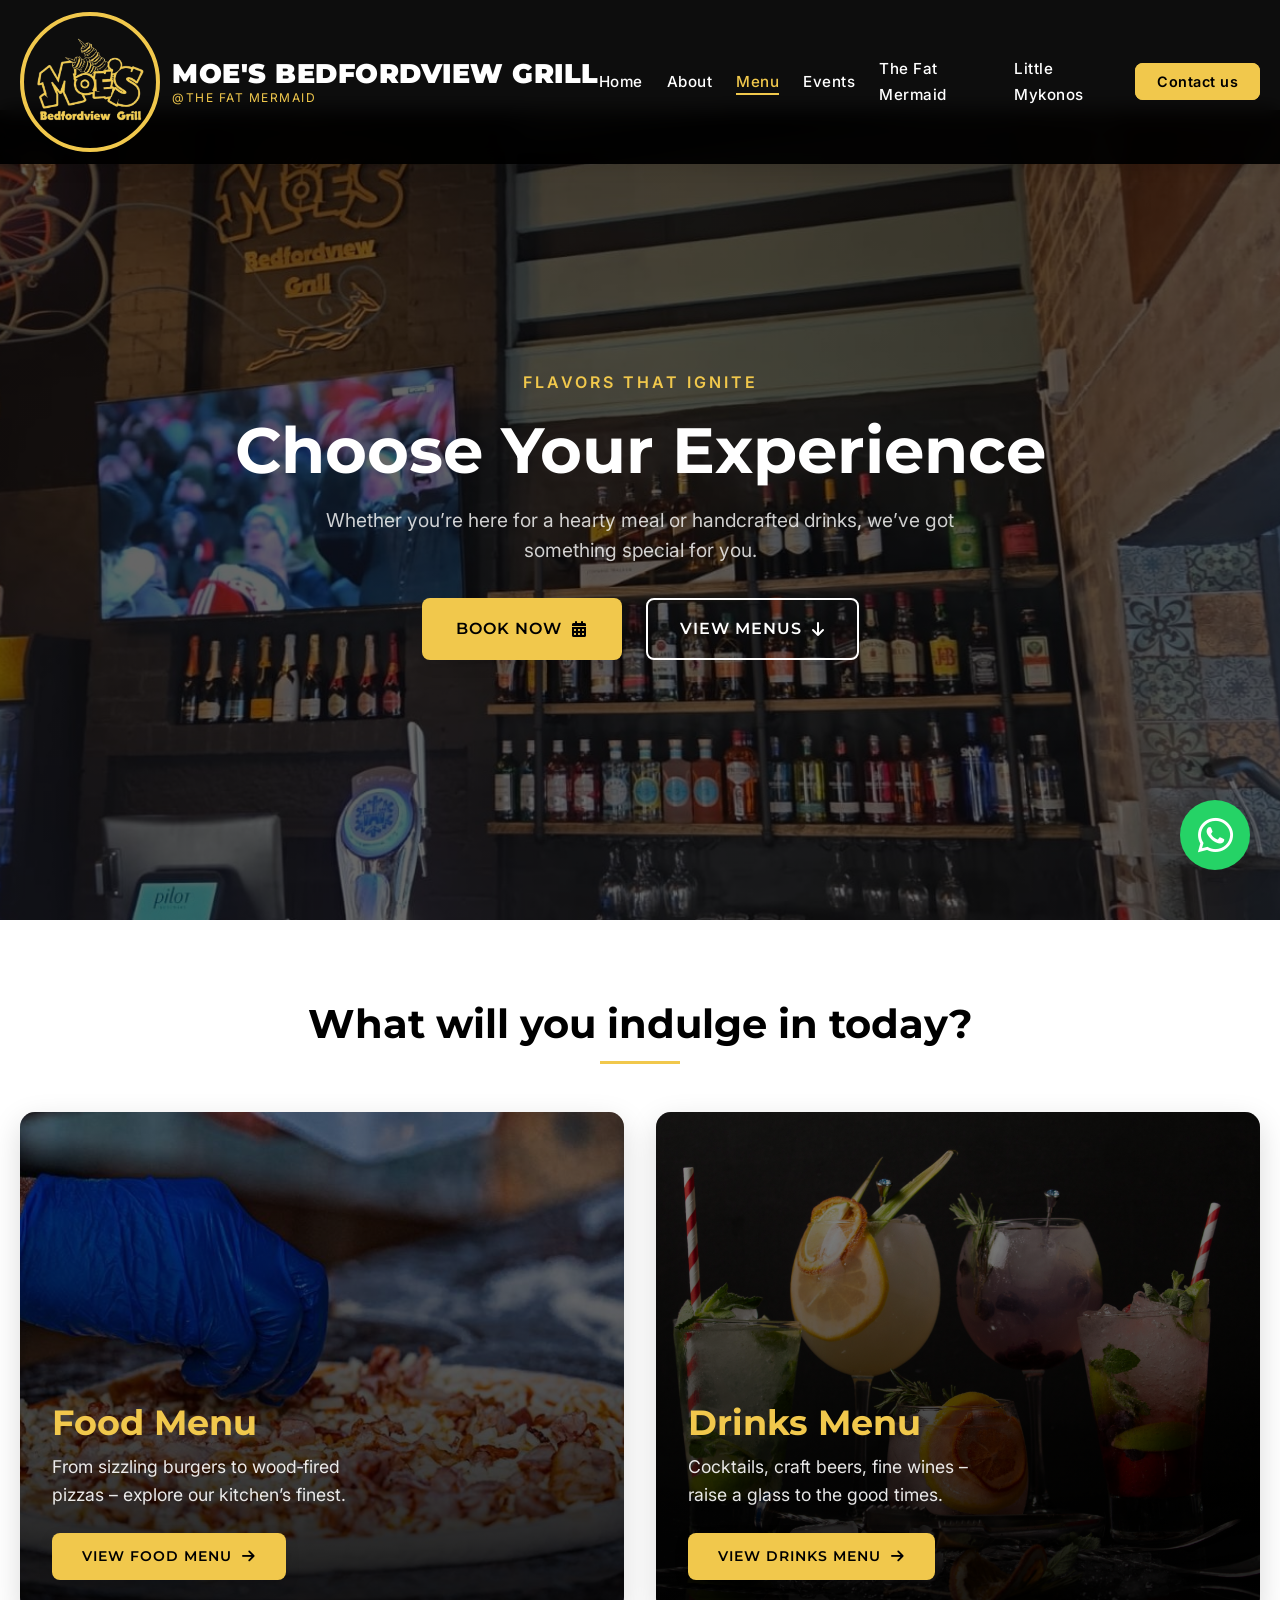
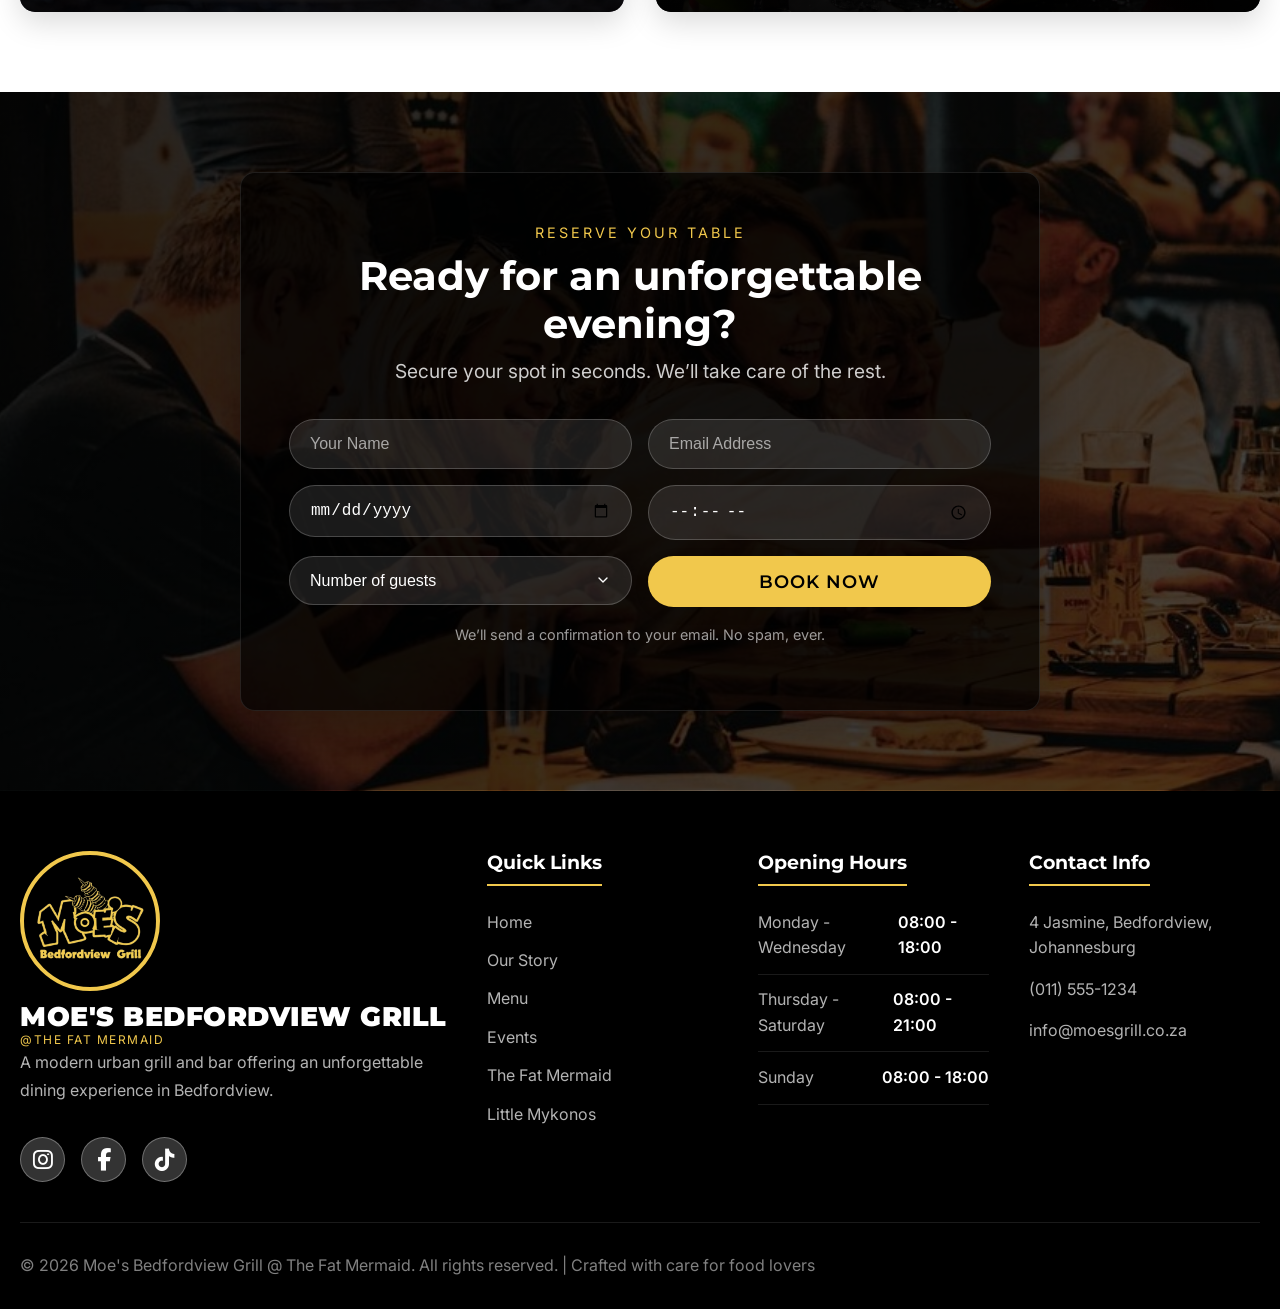
<file: menu.html>
<!DOCTYPE html>
<html lang="en">
<head>
    <meta charset="UTF-8">
    <meta name="viewport" content="width=device-width, initial-scale=1.0, maximum-scale=1.0, user-scalable=no">
    <title>Our Menu | Moe's Bedfordview Grill @ The Fat Mermaid</title>
    <link rel="stylesheet" href="menu.css">
    <link rel="stylesheet" href="https://cdnjs.cloudflare.com/ajax/libs/font-awesome/6.4.0/css/all.min.css">
    <link href="https://fonts.googleapis.com/css2?family=Montserrat:wght@400;500;600;700;800;900&family=Inter:wght@300;400;500;600&display=swap" rel="stylesheet">
</head>
<body>
    <!-- Header – EXACTLY as on Moe's main page (no space after @) -->
    <header class="header">
        <div class="container">
            <nav class="navbar">
                <a href="Moe's_bedfordview_grill.html" class="logo">
                    <div class="logo-wrapper">
                        <div class="logo-image">
                            <img src="Logo.png" alt="Moe's Grill Logo" class="logo-img">
                        </div>
                        <div class="logo-text-container">
                            <span class="logo-main">MOE'S BEDFORDVIEW GRILL</span>
                            <span class="logo-sub">@THE FAT MERMAID</span>
                        </div>
                    </div>
                </a>
                
                <div class="nav-right">
                    <ul class="nav-menu">
                        <li class="nav-item"><a href="Moe's_bedfordview_grill.html" class="nav-link">Home</a></li>
                        <li class="nav-item"><a href="Moe's_bedfordview_grill.html#about" class="nav-link">About</a></li>
                        <li class="nav-item"><a href="menu.html" class="nav-link active">Menu</a></li>
                        <li class="nav-item"><a href="events.html" class="nav-link">Events</a></li>
                        <li class="nav-item"><a href="index.html" class="nav-link">The Fat Mermaid</a></li>
                        <li class="nav-item"><a href="little_mykonos.html" class="nav-link">Little Mykonos</a></li>
                        <li class="nav-item"><a href="contact.html" class="nav-link book-btn">Contact us</a></li>
                    </ul>
                    
                    <div class="hamburger">
                        <div class="hamburger-line"></div>
                        <div class="hamburger-line"></div>
                        <div class="hamburger-line"></div>
                    </div>
                </div>
            </nav>
        </div>
    </header>

    <!-- Page Hero with two buttons -->
    <section class="page-hero">
        <div class="page-hero-bg" style="background-image: linear-gradient(rgba(0,0,0,0.6), rgba(0,0,0,0.6)), url('inside.jpg');"></div>
        <div class="container">
            <div class="page-hero-content">
                <div class="page-tagline">FLAVORS THAT IGNITE</div>
                <h1 class="page-title">Choose Your Experience</h1>
                <p class="page-subtitle">Whether you’re here for a hearty meal or handcrafted drinks, we’ve got something special for you.</p>
                <div class="hero-buttons">
                    <a href="#booking" class="btn btn-primary">Book Now <i class="fas fa-calendar-alt"></i></a>
                    <a href="#menu-selection" class="btn btn-outline">View Menus <i class="fas fa-arrow-down"></i></a>
                </div>
            </div>
        </div>
    </section>

    <!-- Menu Selection Cards (id for scrolling) -->
    <section id="menu-selection" class="menu-selection">
        <div class="container">
            <h2 class="section-title">What will you indulge in today?</h2>
            <div class="selection-grid">
                <!-- Food Menu Card -->
                <div class="selection-card">
                    <div class="card-image">
                        <img src="pizza.jpg" alt="Food menu">
                        <div class="card-overlay"></div>
                    </div>
                    <div class="card-content">
                        <h3>Food Menu</h3>
                        <p>From sizzling burgers to wood‑fired pizzas – explore our kitchen’s finest.</p>
                        <a href="food-menu.pdf" class="btn btn-primary" download>View Food Menu <i class="fas fa-arrow-right"></i></a>
                    </div>
                </div>
                <!-- Drinks Menu Card -->
                <div class="selection-card">
                    <div class="card-image">
                        <img src="cockatail1.jpg" alt="Drinks menu">
                        <div class="card-overlay"></div>
                    </div>
                    <div class="card-content">
                        <h3>Drinks Menu</h3>
                        <p>Cocktails, craft beers, fine wines – raise a glass to the good times.</p>
                        <a href="drinks-menu.pdf" class="btn btn-primary" download>View Drinks Menu <i class="fas fa-arrow-right"></i></a>
                    </div>
                </div>
            </div>
        </div>
    </section>

    <!-- Booking Section (simple, no floating card) -->
    <section id="booking" class="booking-section">
        <div class="booking-bg" style="background-image: linear-gradient(135deg, rgba(0,0,0,0.85) 0%, rgba(0,0,0,0.7) 100%), url('joy.jpg');"></div>
        <div class="container">
            <div class="booking-wrapper">
                <div class="booking-header">
                    <span class="booking-tagline">RESERVE YOUR TABLE</span>
                    <h2 class="booking-title">Ready for an unforgettable evening?</h2>
                    <p class="booking-description">Secure your spot in seconds. We’ll take care of the rest.</p>
                </div>
                <div class="booking-form">
                    <form action="#" method="post">
                        <div class="form-row">
                            <div class="form-group">
                                <input type="text" placeholder="Your Name" required>
                            </div>
                            <div class="form-group">
                                <input type="email" placeholder="Email Address" required>
                            </div>
                        </div>
                        <div class="form-row">
                            <div class="form-group">
                                <input type="date" placeholder="Date" required>
                            </div>
                            <div class="form-group">
                                <input type="time" placeholder="Time" required>
                            </div>
                        </div>
                        <div class="form-row">
                            <div class="form-group">
                                <select required>
                                    <option value="" disabled selected>Number of guests</option>
                                    <option value="1">1 Guest</option>
                                    <option value="2">2 Guests</option>
                                    <option value="3">3 Guests</option>
                                    <option value="4">4 Guests</option>
                                    <option value="5">5 Guests</option>
                                    <option value="6+">6+ Guests</option>
                                </select>
                            </div>
                            <div class="form-group">
                                <button type="submit" class="btn btn-primary btn-block">Book Now</button>
                            </div>
                        </div>
                    </form>
                    <p class="form-note">We’ll send a confirmation to your email. No spam, ever.</p>
                </div>
            </div>
        </div>
    </section>

    <!-- Footer – matching Moe's main page (no space after @) -->
    <footer class="footer" id="contact">
        <div class="container">
            <div class="footer-main">
                <div class="footer-col">
                    <div class="footer-logo">
                        <div class="logo-wrapper">
                            <div class="logo-image">
                                <img src="Logo.png" alt="Moe's Grill Logo" class="logo-img">
                            </div>
                            <div class="logo-text-container">
                                <span class="logo-main">MOE'S BEDFORDVIEW GRILL</span>
                                <span class="logo-sub">@THE FAT MERMAID</span>
                            </div>
                        </div>
                    </div>
                    <p class="footer-description">
                        A modern urban grill and bar offering an unforgettable dining experience in Bedfordview.
                    </p>
                    <div class="social-links">
                        <a href="#" class="social-link"><i class="fab fa-instagram"></i></a>
                        <a href="#" class="social-link"><i class="fab fa-facebook-f"></i></a>
                        <a href="#" class="social-link"><i class="fab fa-tiktok"></i></a>
                    </div>
                </div>
                
                <div class="footer-col">
                    <h3 class="footer-title">Quick Links</h3>
                    <ul class="footer-links">
                        <li><a href="Moe's_bedfordview_grill.html">Home</a></li>
                        <li><a href="Moe's_bedfordview_grill.html#about">Our Story</a></li>
                        <li><a href="menu.html">Menu</a></li>
                        <li><a href="events.html">Events</a></li>
                        <li><a href="index.html">The Fat Mermaid</a></li>
                        <li><a href="ilittle_mykonos.html">Little Mykonos</a></li>
                    </ul>
                </div>
                
                <div class="footer-col">
                    <h3 class="footer-title">Opening Hours</h3>
                    <ul class="footer-hours">
                        <li><span>Monday - Wednesday</span><span>08:00 - 18:00</span></li>
                        <li><span>Thursday - Saturday</span><span>08:00 - 21:00</span></li>
                        <li><span>Sunday</span><span>08:00 - 18:00</span></li>
                    </ul>
                </div>
                
                <div class="footer-col">
                    <h3 class="footer-title">Contact Info</h3>
                    <div class="contact-info">
                        <div class="contact-item">4 Jasmine, Bedfordview, Johannesburg</div>
                        <div class="contact-item">(011) 555-1234</div>
                        <div class="contact-item">info@moesgrill.co.za</div>
                    </div>
                </div>
            </div>
            
            <div class="footer-bottom">
                <p>&copy; 2026 Moe's Bedfordview Grill @ The Fat Mermaid. All rights reserved. | Crafted with care for food lovers</p>
               
            </div>
        </div>
    </footer>

    <!-- WhatsApp Button (same as The Fat Mermaid) -->
    <a href="https://wa.me/27836087774" class="whatsapp-float" target="_blank" rel="noopener noreferrer">
        <i class="fab fa-whatsapp"></i>
    </a>

    <!-- Mobile menu toggle script -->
    <script>
        const hamburger = document.querySelector('.hamburger');
        const navMenu = document.querySelector('.nav-menu');
        if (hamburger) {
            hamburger.addEventListener('click', () => {
                hamburger.classList.toggle('active');
                navMenu.classList.toggle('active');
            });
        }
        document.querySelectorAll('.nav-link').forEach(link => {
            link.addEventListener('click', () => {
                hamburger.classList.remove('active');
                navMenu.classList.remove('active');
            });
        });
    </script>
</body>
</html>
</file>
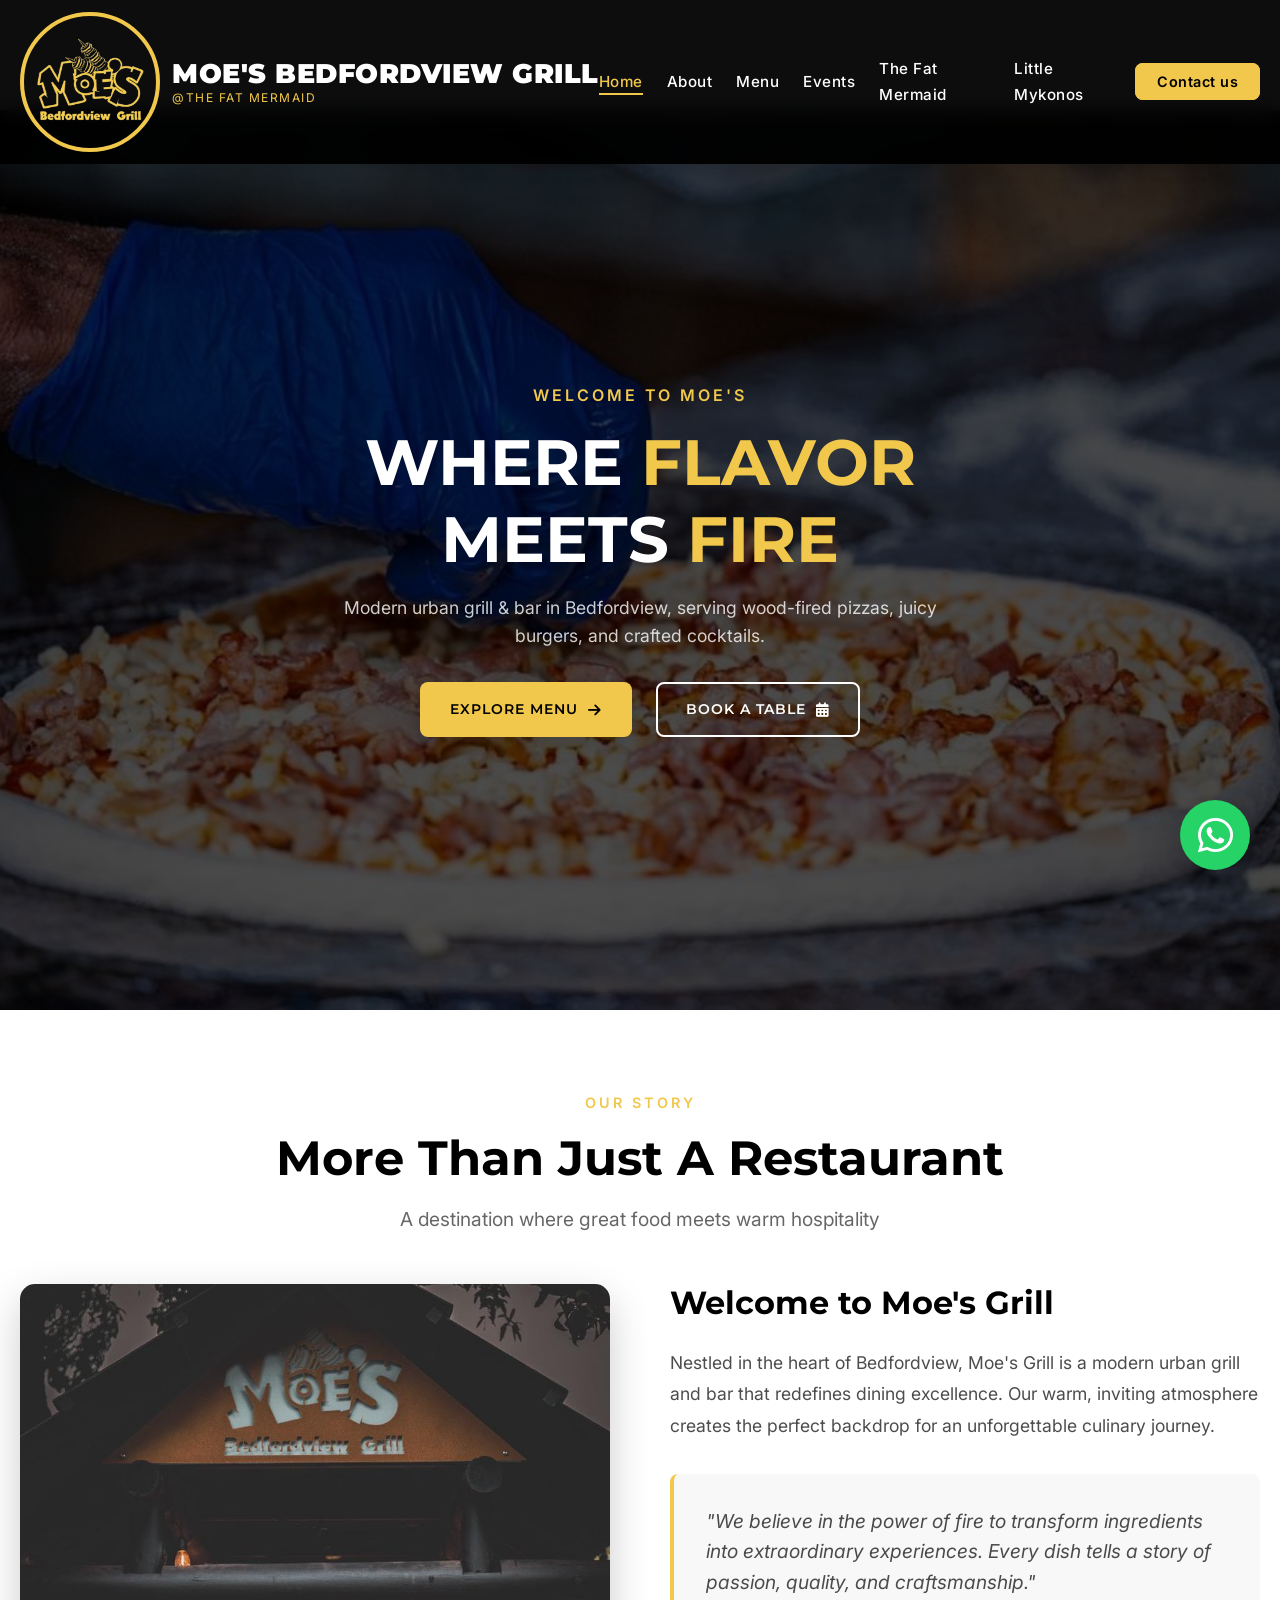
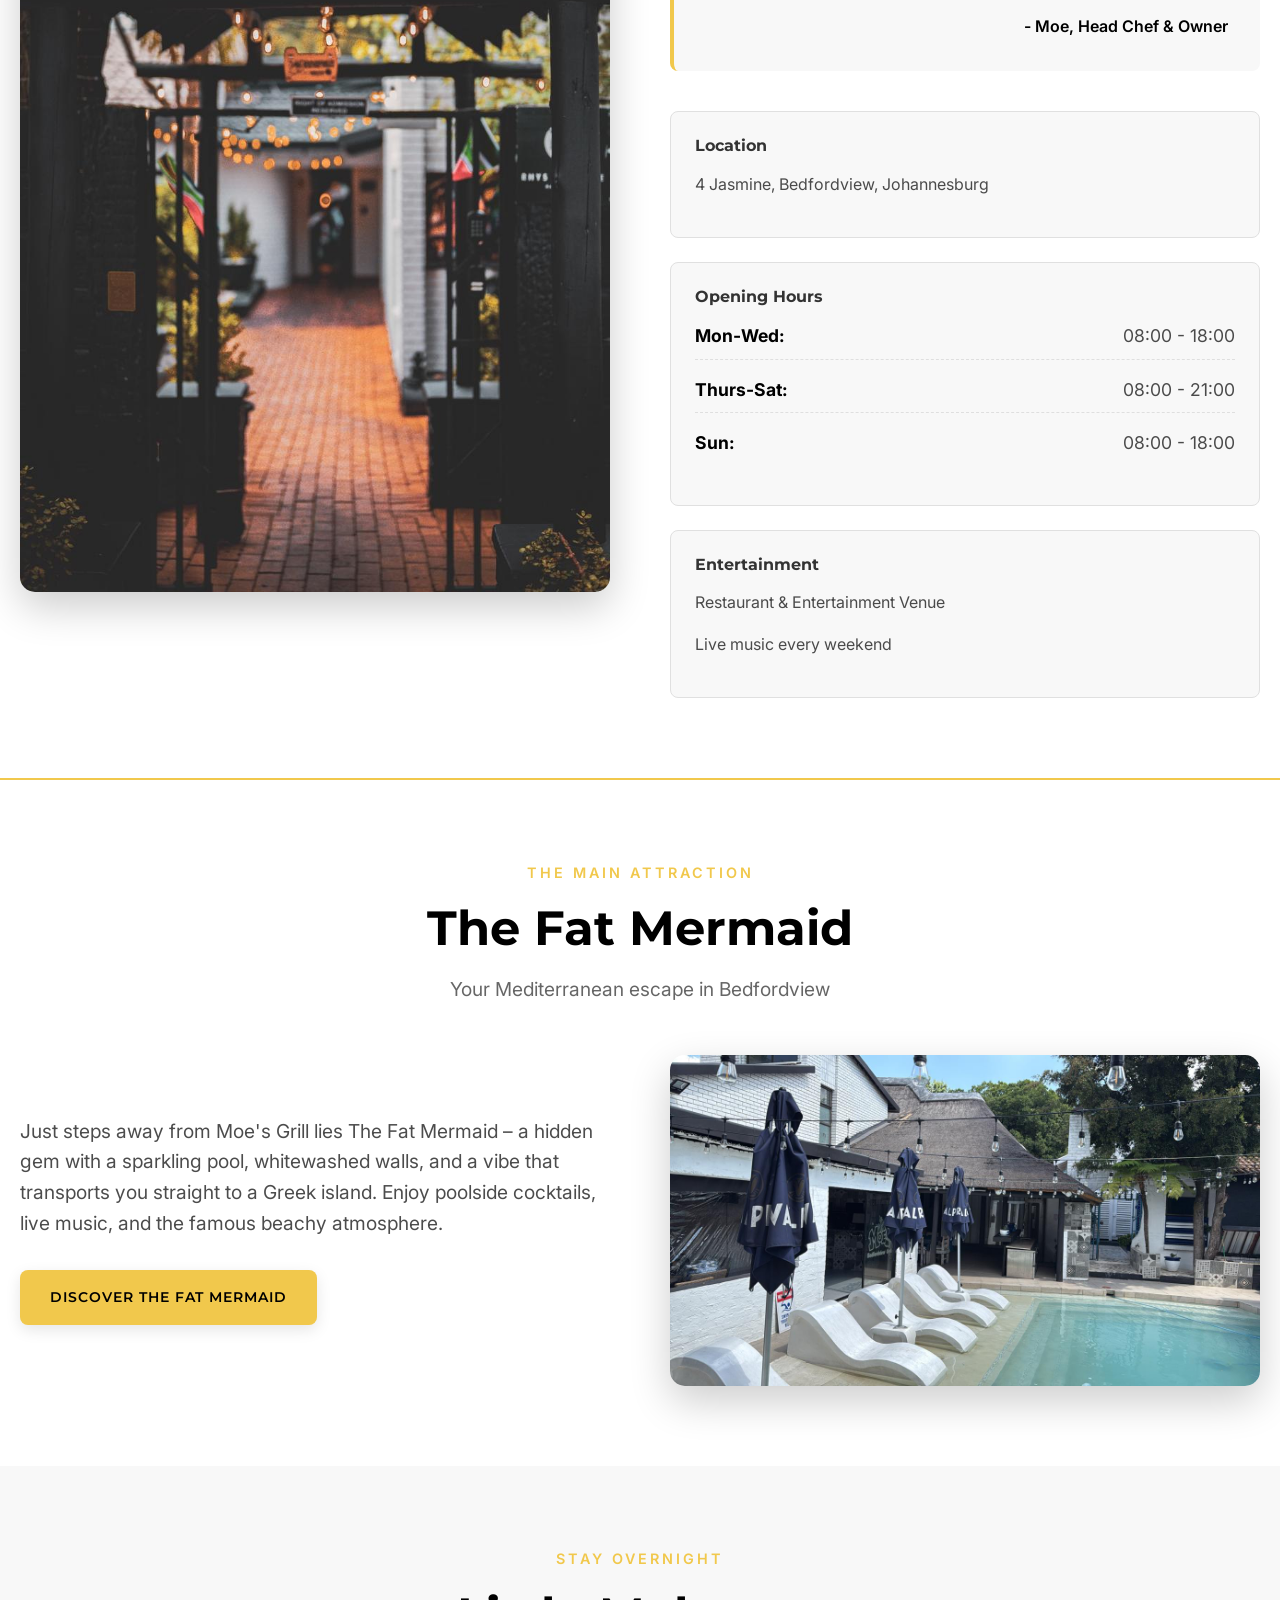
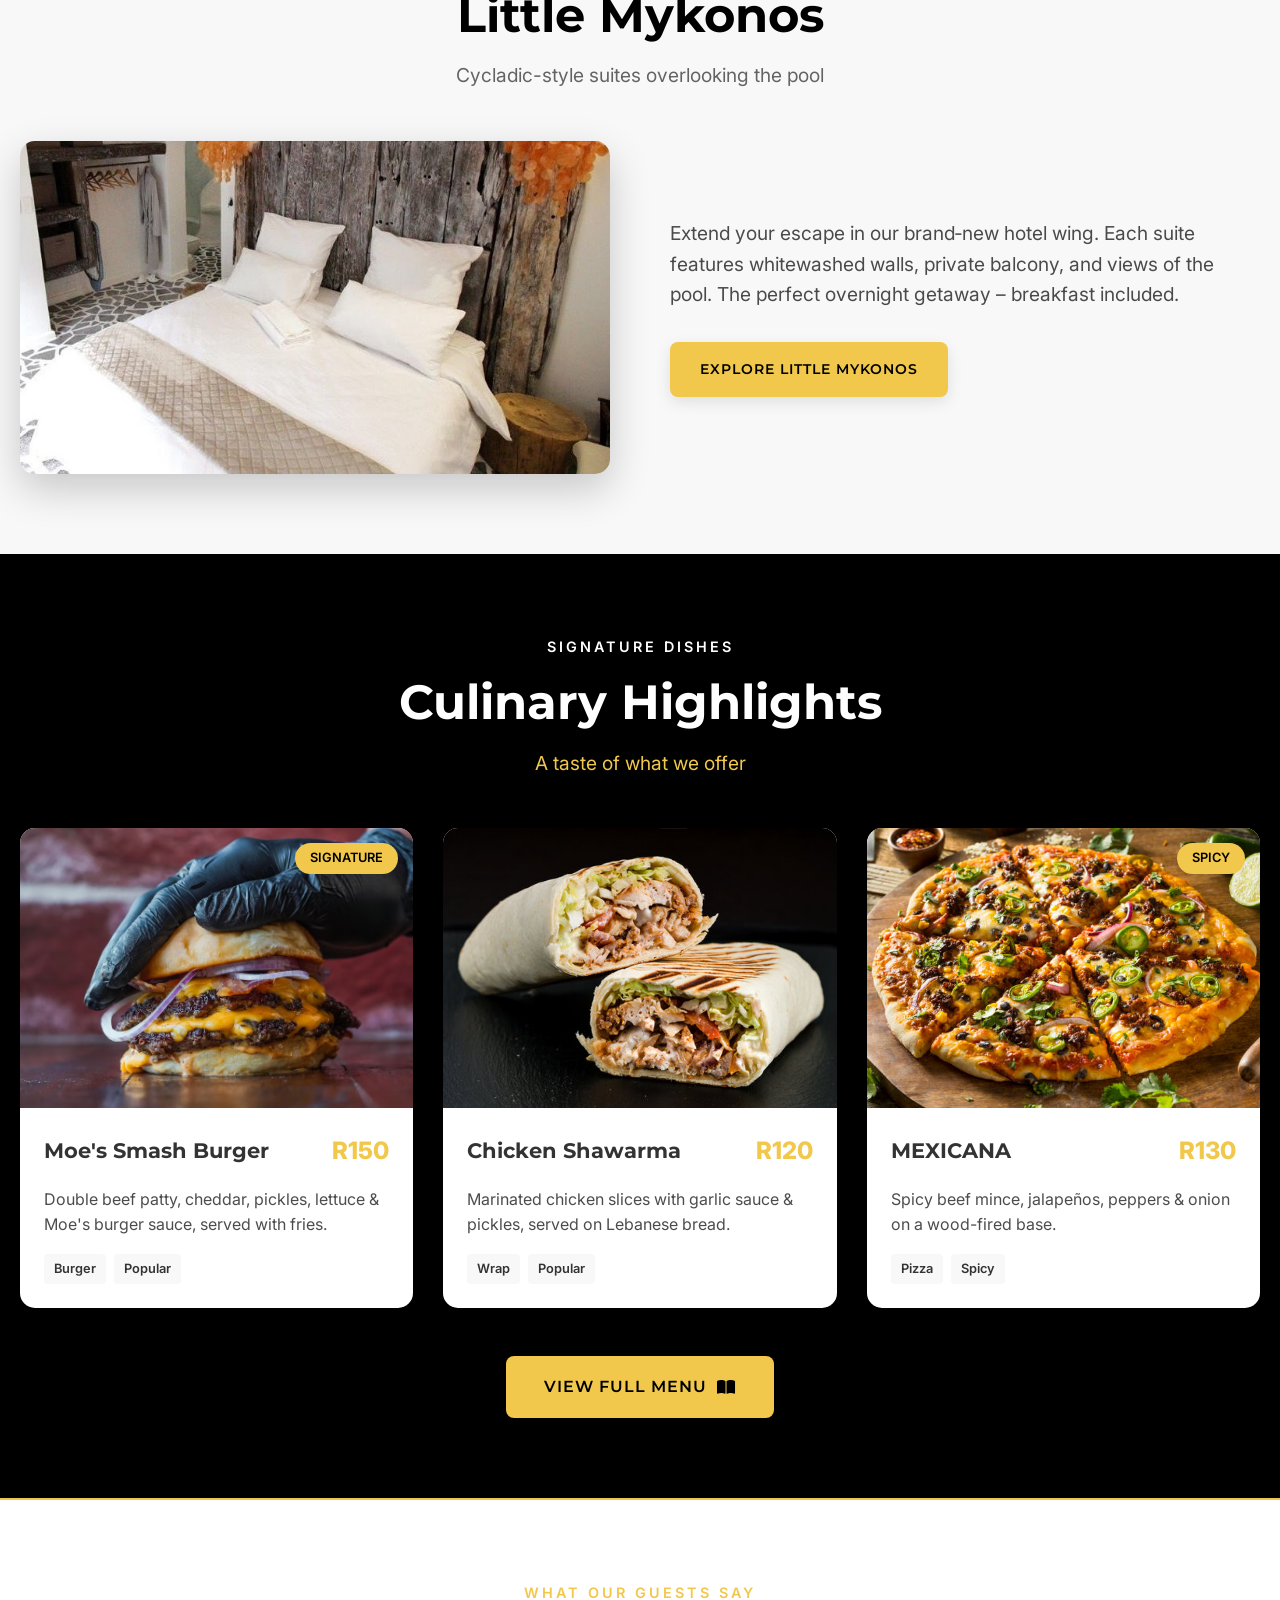
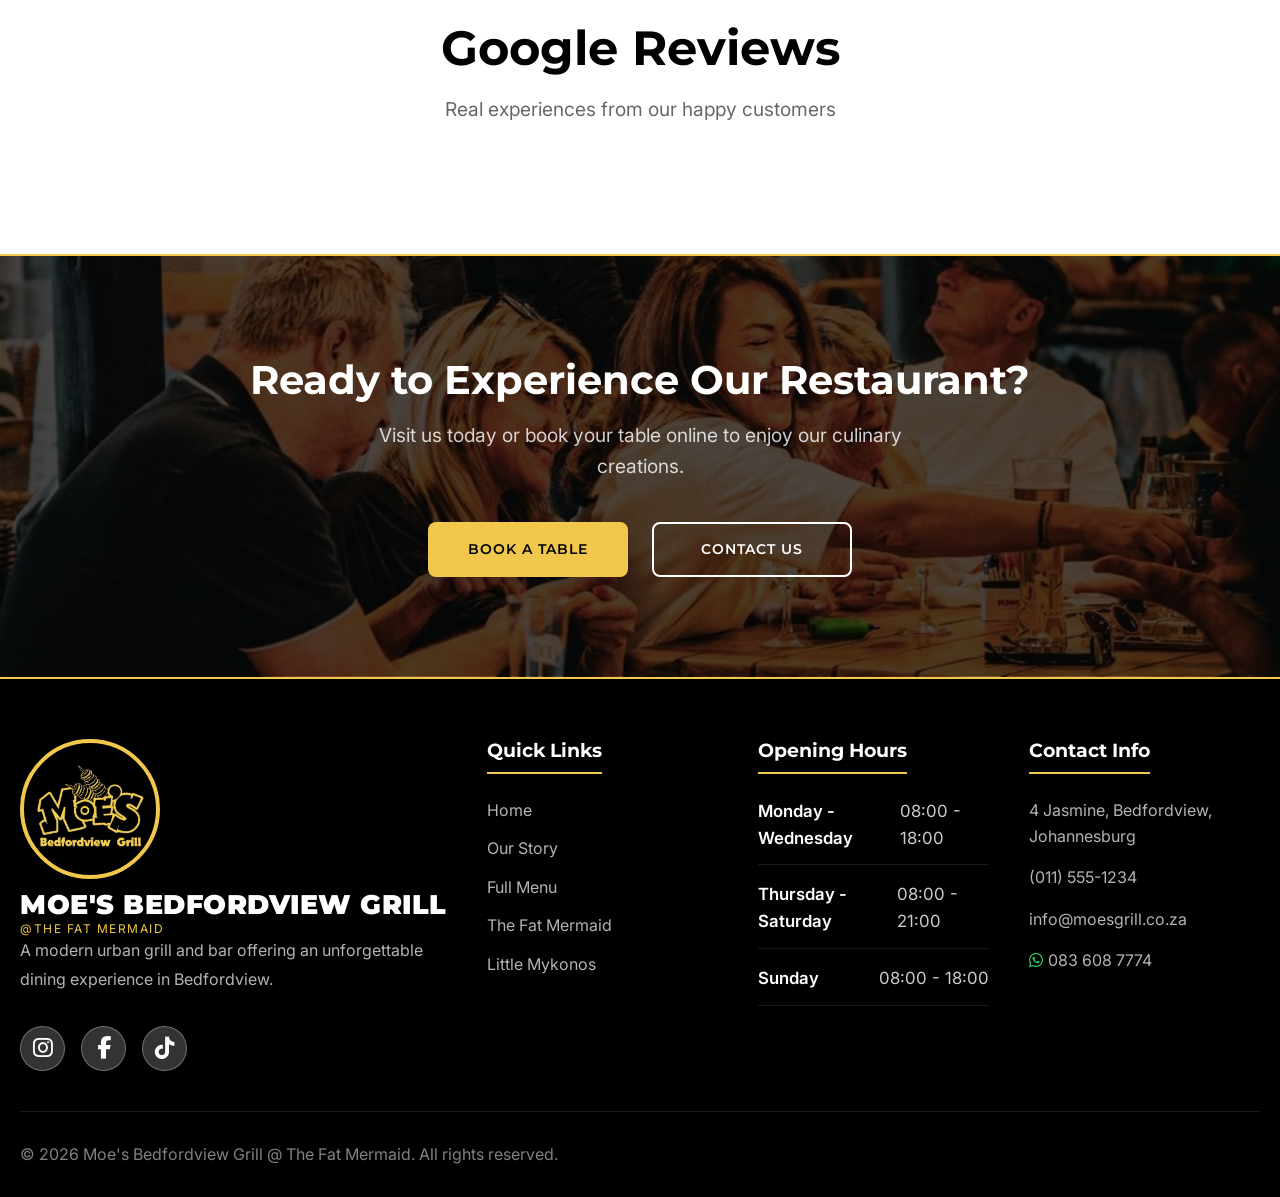
<file: Moe's_bedfordview_grill.html>
<!DOCTYPE html>
<html lang="en">
<head>
    <meta charset="UTF-8">
    <meta name="viewport" content="width=device-width, initial-scale=1.0, maximum-scale=1.0, user-scalable=no">
    <title>Moe's Bedfordview Grill @ The Fat Mermaid</title>
    <!-- External CSS -->
    <link rel="stylesheet" href="Moe's_bedfordview_grill.css">
    <link rel="stylesheet" href="https://cdnjs.cloudflare.com/ajax/libs/font-awesome/6.4.0/css/all.min.css">
    <link href="https://fonts.googleapis.com/css2?family=Montserrat:wght@400;500;600;700;800;900&family=Inter:wght@300;400;500;600&display=swap" rel="stylesheet">
</head>
<body>
    <!-- Header -->
    <header class="header">
        <div class="container">
            <nav class="navbar">
                <a href="index.html" class="logo">
                    <div class="logo-wrapper">
                        <div class="logo-image">
                            <img src="Logo.png" alt="Moe's Grill Logo" class="logo-img">
                        </div>
                        <div class="logo-text-container">
                            <span class="logo-main">MOE'S BEDFORDVIEW GRILL</span>
                            <!-- No space after @ -->
                            <span class="logo-sub">@THE FAT MERMAID</span>
                        </div>
                    </div>
                </a>
                
                <div class="nav-right">
                    <ul class="nav-menu">
                        <li class="nav-item"><a href="#home" class="nav-link active">Home</a></li>
                        <li class="nav-item"><a href="#about" class="nav-link">About</a></li>
                        <li class="nav-item"><a href="menu.html" class="nav-link">Menu</a></li>
                        <li class="nav-item"><a href="events.html" class="nav-link">Events</a></li>
                        <li class="nav-item"><a href="index.html" class="nav-link">The Fat Mermaid</a></li>
                        <li class="nav-item"><a href="little_mykonos.html" class="nav-link">Little Mykonos</a></li>
                        <li class="nav-item"><a href="contact.html" class="nav-link book-btn">Contact us</a></li>
                    </ul>
                    
                    <div class="hamburger">
                        <div class="hamburger-line"></div>
                        <div class="hamburger-line"></div>
                        <div class="hamburger-line"></div>
                    </div>
                </div>
            </nav>
        </div>
    </header>

    <!-- Hero Section -->
    <section id="home" class="hero">
        <div class="hero-bg">
            <div class="hero-slide active" style="background-image: linear-gradient(rgba(0,0,0,0.7), rgba(0,0,0,0.7)), url('pizza.jpg')"></div>
            <div class="hero-slide" style="background-image: linear-gradient(rgba(0,0,0,0.7), rgba(0,0,0,0.7)), url('joy.jpg')"></div>
            <div class="hero-slide" style="background-image: linear-gradient(rgba(0,0,0,0.7), rgba(0,0,0,0.7)), url('inside.jpg')"></div>
        </div>
        
        <div class="container">
            <div class="hero-content">
                <div class="hero-tagline">WELCOME TO MOE'S</div>
                <h1 class="hero-title">
                    <span class="title-line">WHERE <span class="highlight">FLAVOR</span></span>
                    <span class="title-line">MEETS <span class="highlight">FIRE</span></span>
                </h1>
                
                <p class="hero-subtitle">
                    Modern urban grill & bar in Bedfordview, serving wood-fired pizzas, juicy burgers, and crafted cocktails.
                </p>
                
                <div class="hero-buttons">
                    <a href="menu.html" class="btn btn-primary">
                        <span>Explore Menu</span>
                        <i class="fas fa-arrow-right"></i>
                    </a>
                    <a href="contact.html" class="btn btn-outline">
                        <span>Book a Table</span>
                        <i class="fas fa-calendar-alt"></i>
                    </a>
                </div>
            </div>
        </div>
    </section>

    <!-- About Section -->
    <section id="about" class="about">
        <div class="container">
            <div class="section-header">
                <div class="section-label">OUR STORY</div>
                <h2 class="section-title">More Than Just A Restaurant</h2>
                <p class="section-subtitle">A destination where great food meets warm hospitality</p>
            </div>
            
            <div class="about-content">
                <div class="about-image-container">
                    <div class="about-image-main">
                        <div class="about-image">
                            <img src="outside.jpg" alt="Moe's Grill Interior" class="about-img">
                            <div class="image-overlay"></div>
                        </div>
                    </div>
                </div>
                
                <div class="about-text">
                    <h3>Welcome to Moe's Grill</h3>
                    <p>Nestled in the heart of Bedfordview, Moe's Grill is a modern urban grill and bar that redefines dining excellence. Our warm, inviting atmosphere creates the perfect backdrop for an unforgettable culinary journey.</p>
                    
                    <div class="highlight-box">
                        <p>"We believe in the power of fire to transform ingredients into extraordinary experiences. Every dish tells a story of passion, quality, and craftsmanship."</p>
                        <div class="highlight-author">- Moe, Head Chef & Owner</div>
                    </div>
                    
                    <div class="info-cards">
                        <div class="info-card">
                            <div class="info-details">
                                <h4>Location</h4>
                                <p>4 Jasmine, Bedfordview, Johannesburg</p>
                            </div>
                        </div>
                        
                        <!-- Hours card with improved spacing -->
                        <div class="info-card hours-card">
                            <div class="info-details">
                                <h4>Opening Hours</h4>
                                <p><strong>Mon-Wed:</strong> <span>08:00 - 18:00</span></p>
                                <p><strong>Thurs-Sat:</strong> <span>08:00 - 21:00</span></p>
                                <p><strong>Sun:</strong> <span>08:00 - 18:00</span></p>
                            </div>
                        </div>
                        
                        <div class="info-card">
                            <div class="info-details">
                                <h4>Entertainment</h4>
                                <p>Restaurant & Entertainment Venue</p>
                                <p>Live music every weekend</p>
                            </div>
                        </div>
                    </div>
                </div>
            </div>
        </div>
    </section>

    <!-- The Fat Mermaid Section -->
    <section id="fat-mermaid" class="feature-section">
        <div class="container">
            <div class="section-header">
                <div class="section-label">THE MAIN ATTRACTION</div>
                <h2 class="section-title">The Fat Mermaid</h2>
                <p class="section-subtitle">Your Mediterranean escape in Bedfordview</p>
            </div>
            <div class="feature-content">
                <div class="feature-text">
                    <p>Just steps away from Moe's Grill lies The Fat Mermaid – a hidden gem with a sparkling pool, whitewashed walls, and a vibe that transports you straight to a Greek island. Enjoy poolside cocktails, live music, and the famous beachy atmosphere.</p>
                    <a href="index.html#about" class="btn btn-primary">Discover The Fat Mermaid</a>
                </div>
                <div class="feature-image">
                    <img src="pool.jpg" alt="The Fat Mermaid Pool" class="feature-img">
                </div>
            </div>
        </div>
    </section>

    <!-- Little Mykonos Section -->
    <section id="little-mykonos" class="feature-section alt-bg">
        <div class="container">
            <div class="section-header">
                <div class="section-label">STAY OVERNIGHT</div>
                <h2 class="section-title">Little Mykonos</h2>
                <p class="section-subtitle">Cycladic-style suites overlooking the pool</p>
            </div>
            <div class="feature-content reverse">
                <div class="feature-image">
                    <img src="bed.jpg" alt="Little Mykonos Suite" class="feature-img">
                </div>
                <div class="feature-text">
                    <p>Extend your escape in our brand‑new hotel wing. Each suite features whitewashed walls, private balcony, and views of the pool. The perfect overnight getaway – breakfast included.</p>
                    <a href="index.html#little-mykonos" class="btn btn-primary">Explore Little Mykonos</a>
                </div>
            </div>
        </div>
    </section>

    <!-- Menu Preview -->
    <section id="menu" class="menu-preview">
        <div class="container">
            <div class="section-header">
                <div class="section-label">SIGNATURE DISHES</div>
                <h2 class="section-title">Culinary Highlights</h2>
                <p class="section-subtitle">A taste of what we offer</p>
            </div>
            
            <div class="menu-grid">
                <div class="menu-item">
                    <div class="menu-item-image">
                        <img src="Smash Burger.avif" alt="Moe's Smash Burger" class="menu-img">
                        <div class="menu-badge">Signature</div>
                    </div>
                    <div class="menu-item-content">
                        <div class="menu-item-header">
                            <h3>Moe's Smash Burger</h3>
                            <div class="menu-price">R150</div>
                        </div>
                        <p>Double beef patty, cheddar, pickles, lettuce & Moe's burger sauce, served with fries.</p>
                        <div class="menu-tags">
                            <span class="tag">Burger</span>
                            <span class="tag">Popular</span>
                        </div>
                    </div>
                </div>
                
                <div class="menu-item">
                    <div class="menu-item-image">
                        <img src="Chicken Shawarma.jpg" alt="Chicken Shawarma" class="menu-img">
                    </div>
                    <div class="menu-item-content">
                        <div class="menu-item-header">
                            <h3>Chicken Shawarma</h3>
                            <div class="menu-price">R120</div>
                        </div>
                        <p>Marinated chicken slices with garlic sauce & pickles, served on Lebanese bread.</p>
                        <div class="menu-tags">
                            <span class="tag">Wrap</span>
                            <span class="tag">Popular</span>
                        </div>
                    </div>
                </div>
                
                <div class="menu-item">
                    <div class="menu-item-image">
                        <img src="MEXICANA.jpg" alt="Mexicana Pizza" class="menu-img">
                        <div class="menu-badge">Spicy</div>
                    </div>
                    <div class="menu-item-content">
                        <div class="menu-item-header">
                            <h3>MEXICANA</h3>
                            <div class="menu-price">R130</div>
                        </div>
                        <p>Spicy beef mince, jalapeños, peppers & onion on a wood-fired base.</p>
                        <div class="menu-tags">
                            <span class="tag">Pizza</span>
                            <span class="tag">Spicy</span>
                        </div>
                    </div>
                </div>
            </div>
            
            <div class="text-center">
                <a href="menu.html" class="btn btn-primary btn-large">
                    <span>View Full Menu</span>
                    <i class="fas fa-book-open"></i>
                </a>
            </div>
        </div>
    </section>

    <!-- Testimonials Section -->
    <section id="testimonials" class="testimonials">
        <div class="container">
            <div class="section-header">
                <div class="section-label">WHAT OUR GUESTS SAY</div>
                <h2 class="section-title">Google Reviews</h2>
                <p class="section-subtitle">Real experiences from our happy customers</p>
            </div>
            <script src="https://embed.gizmosauce.com/gs.js" defer></script>
            <div class="gizmo-app-019cd292-f35b-76e7-9c9c-c5f5bda05395 gizmo-type-google-reviews" data-gizmo-lazy></div>
        </div>
    </section>

    <!-- CTA Section -->
    <section class="cta-section">
        <div class="cta-bg">
            <div class="cta-slide active" style="background-image: linear-gradient(rgba(0,0,0,0.7), rgba(0,0,0,0.7)), url('joy.jpg')"></div>
            <div class="cta-slide" style="background-image: linear-gradient(rgba(0,0,0,0.7), rgba(0,0,0,0.7)), url('inside.jpg')"></div>
            <div class="cta-slide" style="background-image: linear-gradient(rgba(0,0,0,0.7), rgba(0,0,0,0.7)), url('food.jpg')"></div>
        </div>
        <div class="container">
            <h2 class="cta-title">Ready to Experience Our Restaurant?</h2>
            <p class="cta-text">Visit us today or book your table online to enjoy our culinary creations.</p>
            <div class="cta-buttons">
                <a href="contact.html#booking-form" class="btn btn-primary">Book a Table</a>
                <a href="contact.html" class="btn btn-outline">Contact Us</a>
            </div>
        </div>
    </section>

    <!-- Footer -->
    <footer class="footer" id="contact">
        <div class="container">
            <div class="footer-main">
                <div class="footer-col">
                    <div class="footer-logo">
                        <div class="logo-wrapper">
                            <div class="logo-image">
                                <img src="Logo.png" alt="Moe's Grill Logo" class="logo-img">
                            </div>
                            <div class="logo-text-container">
                                <span class="logo-main">MOE'S BEDFORDVIEW GRILL</span>
                                <!-- No space after @ -->
                                <span class="logo-sub">@THE FAT MERMAID</span>
                            </div>
                        </div>
                    </div>
                    <p class="footer-description">
                        A modern urban grill and bar offering an unforgettable dining experience in Bedfordview.
                    </p>
                    <div class="social-links">
                        <a href="#" class="social-link"><i class="fab fa-instagram"></i></a>
                        <a href="#" class="social-link"><i class="fab fa-facebook-f"></i></a>
                        <a href="#" class="social-link"><i class="fab fa-tiktok"></i></a>
                    </div>
                </div>
                
                <div class="footer-col">
                    <h3 class="footer-title">Quick Links</h3>
                    <ul class="footer-links">
                        <li><a href="#home">Home</a></li>
                        <li><a href="#about">Our Story</a></li>
                        <li><a href="menu.html">Full Menu</a></li>
                        <li><a href="#index.html">The Fat Mermaid</a></li>
                        <li><a href="little_mykonos.html">Little Mykonos</a></li>
                    </ul>
                </div>
                
                <div class="footer-col">
                    <h3 class="footer-title">Opening Hours</h3>
                    <ul class="footer-hours">
                        <li><span>Monday - Wednesday</span><span>08:00 - 18:00</span></li>
                        <li><span>Thursday - Saturday</span><span>08:00 - 21:00</span></li>
                        <li><span>Sunday</span><span>08:00 - 18:00</span></li>
                    </ul>
                </div>
                
                <div class="footer-col">
                    <h3 class="footer-title">Contact Info</h3>
                    <div class="contact-info">
                        <div class="contact-item">4 Jasmine, Bedfordview, Johannesburg</div>
                        <div class="contact-item"><a href="tel:+27115551234">(011) 555-1234</a></div>
                        <div class="contact-item"><a href="mailto:info@moesgrill.co.za">info@moesgrill.co.za</a></div>
                        <!-- WhatsApp in contact info -->
                        <div class="contact-item"><a href="https://wa.me/27836087774" target="_blank"><i class="fab fa-whatsapp" style="color: #25D366; margin-right: 5px;"></i>083 608 7774</a></div>
                    </div>
                </div>
            </div>
            
            <div class="footer-bottom">
                <p>&copy; 2026 Moe's Bedfordview Grill @ The Fat Mermaid. All rights reserved.</p>
                
            </div>
        </div>
    </footer>

    <!-- Floating WhatsApp Button (bigger, no border) -->
    <a href="https://wa.me/27836087774" class="whatsapp-float" target="_blank" title="Chat with us on WhatsApp">
        <i class="fab fa-whatsapp"></i>
    </a>

    <script>
        // Hero Slider
        const heroSlides = document.querySelectorAll('.hero-slide');
        let heroCurrent = 0;
        if (heroSlides.length > 1) {
            setInterval(() => {
                heroSlides.forEach(slide => slide.classList.remove('active'));
                heroCurrent = (heroCurrent + 1) % heroSlides.length;
                heroSlides[heroCurrent].classList.add('active');
            }, 5000);
        }

        // CTA Slider
        const ctaSlides = document.querySelectorAll('.cta-slide');
        let ctaCurrent = 0;
        if (ctaSlides.length > 1) {
            setInterval(() => {
                ctaSlides.forEach(slide => slide.classList.remove('active'));
                ctaCurrent = (ctaCurrent + 1) % ctaSlides.length;
                ctaSlides[ctaCurrent].classList.add('active');
            }, 5000);
        }

        // Mobile Menu Toggle
        const hamburger = document.querySelector('.hamburger');
        const navMenu = document.querySelector('.nav-menu');

        if (hamburger) {
            hamburger.addEventListener('click', () => {
                hamburger.classList.toggle('active');
                navMenu.classList.toggle('active');
            });
        }

        document.querySelectorAll('.nav-link').forEach(link => {
            link.addEventListener('click', () => {
                hamburger.classList.remove('active');
                navMenu.classList.remove('active');
            });
        });
    </script>
</body>
</html>
</file>
<file: index.css>
/* ===== RESET & VARIABLES ===== */
* {
    margin: 0;
    padding: 0;
    box-sizing: border-box;
}

:root {
    --primary-dark: #102f4b;      /* deep navy */
    --primary-blue: #2c7ba2;       /* medium blue */
    --primary-light: #398eb5;       /* lighter blue */
    --accent-gold: #b68f56;         /* warm gold */
    --logo-border: #e0c691;         /* soft beige/gold for border */
    --white: #ffffff;
    --black: #000000;
    --sand: #f5efe6;                /* kept for backgrounds */
    --gray-light: #f8f8f8;
    --gray: #e0e0e0;
    --gray-dark: #333333;
    --transition: all 0.3s ease;
    --shadow: 0 5px 15px rgba(0,0,0,0.1);
    --shadow-lg: 0 10px 30px rgba(0,0,0,0.15);
    --radius: 8px;
    --radius-lg: 15px;
}

html {
    font-size: 16px;
    scroll-behavior: smooth;
    overflow-x: hidden;
}

body {
    font-family: 'Inter', sans-serif;
    line-height: 1.6;
    color: var(--gray-dark);
    background-color: var(--white);
    overflow-x: hidden;
}

h1, h2, h3, h4, h5, h6 {
    font-family: 'Montserrat', sans-serif;
    font-weight: 700;
    line-height: 1.2;
    margin-bottom: 1rem;
}

h1 { font-size: clamp(2.2rem, 5vw, 3.5rem); }
h2 { font-size: clamp(2rem, 4vw, 3rem); }
h3 { font-size: clamp(1.5rem, 3vw, 2rem); }

p { margin-bottom: 1rem; color: rgba(0,0,0,0.7); }
a { text-decoration: none; color: inherit; transition: var(--transition); }
ul { list-style: none; }

.container {
    width: 100%;
    max-width: 1400px;
    margin: 0 auto;
    padding: 0 20px;
}

.btn {
    display: inline-flex;
    align-items: center;
    justify-content: center;
    gap: 10px;
    padding: 12px 24px;
    border-radius: var(--radius);
    font-weight: 600;
    text-transform: uppercase;
    letter-spacing: 1px;
    cursor: pointer;
    transition: var(--transition);
    border: 2px solid transparent;
    font-family: 'Montserrat', sans-serif;
    font-size: 0.9rem;
}

.btn-primary {
    background-color: var(--primary-dark);
    color: var(--white);
    box-shadow: var(--shadow);
}
.btn-primary:hover {
    background-color: #0b1f2f;
    transform: translateY(-3px);
    box-shadow: var(--shadow-lg);
}

.btn-outline {
    background-color: transparent;
    color: var(--white);
    border-color: var(--white);
}
.btn-outline:hover {
    background-color: var(--white);
    color: var(--primary-dark);
    transform: translateY(-3px);
}

.btn-block {
    width: 100%;
}

.highlight { color: var(--primary-light); }

/* ===== HEADER (fixed, primary-dark) ===== */
.header {
    position: fixed;
    top: 0;
    left: 0;
    width: 100%;
    z-index: 1000;
    padding: 15px 0;
    background-color: var(--primary-dark);
    backdrop-filter: blur(10px);
    box-shadow: var(--shadow);
    transition: var(--transition);
}

.navbar {
    display: flex;
    justify-content: space-between;
    align-items: center;
}

/* Logo - bigger with custom border */
.logo {
    z-index: 1002;
    position: relative;
    margin-left: -10px;
}
.logo-wrapper {
    display: flex;
    align-items: center;
    gap: 15px;
}
.logo-image {
    height: 140px;
    width: 140px;
    border-radius: 50%;
    overflow: hidden;
    background-color: #000;
    display: flex;
    align-items: center;
    justify-content: center;
    border: 4px solid var(--logo-border);
    flex-shrink: 0;
}
.logo-img {
    width: 100%;
    height: 100%;
    object-fit: cover;
}
.logo-text-container {
    display: flex;
    flex-direction: column;
    white-space: nowrap;
}
@media (max-width: 768px) {
    .logo-text-container { white-space: normal; }
}
.logo-main {
    font-family: 'Montserrat', sans-serif;
    font-weight: 900;
    font-size: 2rem;
    color: var(--white);
    letter-spacing: 1px;
    line-height: 1;
}
.logo-sub {
    font-family: 'Inter', sans-serif;
    font-size: 0.8rem;
    color: var(--primary-light);
    letter-spacing: 2px;
    text-transform: uppercase;
}

.nav-right {
    display: flex;
    align-items: center;
    gap: 2rem;
}

.nav-menu {
    display: flex;
    gap: 2rem;
    align-items: center;
}

/* Reserve button – using primary-light with primary-dark text */
.book-btn {
    background-color: var(--primary-light) !important;
    color: var(--primary-dark) !important;
    padding: 10px 24px !important;
    border-radius: var(--radius) !important;
    font-weight: 600 !important;
    border: 2px solid var(--primary-light) !important;
}
.book-btn:hover {
    background-color: transparent !important;
    color: var(--white) !important;
    border-color: var(--white) !important;
    transform: translateY(-3px);
}

/* Mobile menu overlay */
@media (max-width: 992px) {
    .nav-menu {
        position: fixed;
        top: 0;
        left: 0;
        width: 100%;
        height: 100vh;
        background-color: var(--primary-dark);
        backdrop-filter: blur(10px);
        flex-direction: column;
        justify-content: center;
        align-items: center;
        gap: 2rem;
        padding: 2rem;
        opacity: 0;
        visibility: hidden;
        transition: opacity 0.4s ease, visibility 0.4s ease;
        z-index: 1001;
    }
    .nav-menu.active {
        opacity: 1;
        visibility: visible;
    }
    .nav-item { margin: 0; width: auto; }
    .nav-link {
        font-size: 1.5rem;
        font-weight: 600;
        padding: 8px 20px;
        border-radius: 40px;
    }
    .nav-link:hover { background-color: rgba(255,255,255,0.1); }
    .nav-link::after { display: none; }
    .book-btn {
        font-size: 1.2rem !important;
        padding: 10px 30px !important;
        border-radius: 40px !important;
        margin-top: 0.5rem;
    }
    .book-btn:hover {
        background-color: var(--primary-light) !important;
        color: var(--primary-dark) !important;
        border-color: var(--primary-light) !important;
    }
}

.nav-item { position: relative; }
.nav-link {
    color: var(--white);
    font-weight: 500;
    font-size: 1rem;
    letter-spacing: 1px;
    padding: 5px 0;
    position: relative;
}
.nav-link::after {
    content: '';
    position: absolute;
    bottom: 0;
    left: 0;
    width: 0;
    height: 2px;
    background-color: var(--primary-light);
    transition: width 0.3s ease;
}
.nav-link:hover::after,
.nav-link.active::after { width: 100%; }
.nav-link:hover,
.nav-link.active { color: var(--primary-light); }

/* Hamburger */
.hamburger {
    display: none;
    flex-direction: column;
    gap: 5px;
    cursor: pointer;
    padding: 10px;
    z-index: 1002;
}
.hamburger-line {
    width: 30px;
    height: 3px;
    background-color: var(--white);
    transition: var(--transition);
}
.hamburger.active .hamburger-line:nth-child(1) {
    transform: rotate(45deg) translate(8px, 8px);
}
.hamburger.active .hamburger-line:nth-child(2) {
    opacity: 0;
    transform: scale(0);
}
.hamburger.active .hamburger-line:nth-child(3) {
    transform: rotate(-45deg) translate(7px, -7px);
}
@media (max-width: 992px) { .hamburger { display: flex; } }

/* ===== HERO – offset ===== */
.hero {
    height: 100vh;
    min-height: 650px;
    position: relative;
    display: flex;
    align-items: center;
    justify-content: center;
    overflow: hidden;
    margin-top: 110px;             
}
.hero-bg {
    position: absolute;
    top: 0; left: 0;
    width: 100%; height: 100%;
}
.hero-slide {
    position: absolute;
    top: 0; left: 0;
    width: 100%; height: 100%;
    background-size: cover;
    background-position: center;
    opacity: 0;
    transition: opacity 1s ease-in-out;
}
.hero-slide.active { opacity: 1; }
.hero-content {
    position: relative;
    z-index: 100;
    text-align: center;
    color: var(--white);
    max-width: 900px;
    margin: 0 auto;
    padding: 0 20px;
}
.hero-tagline {
    font-size: 1rem;
    letter-spacing: 3px;
    color: var(--accent-gold);
    margin-bottom: 1rem;
    text-transform: uppercase;
    font-weight: 600;
    animation: fadeInUp 1s ease;
}
.hero-title {
    margin-bottom: 1rem;
    animation: fadeInUp 1s 0.3s ease both;
}
.title-line { display: block; }
.hero-subtitle {
    font-size: 1.1rem;
    color: rgba(255,255,255,0.8);
    max-width: 600px;
    margin: 0 auto 2rem;
    line-height: 1.6;
    animation: fadeInUp 1s 0.6s ease both;
}
.hero-buttons {
    display: flex;
    gap: 1.5rem;
    justify-content: center;
    animation: fadeInUp 1s 0.9s ease both;
}

/* ===== ABOUT ===== */
.about {
    padding: 80px 0;
    background-color: var(--white);
    border-bottom: 2px solid var(--primary-blue);
}
.section-header {
    text-align: center;
    margin-bottom: 50px;
}
.section-label {
    font-size: 0.9rem;
    letter-spacing: 3px;
    color: var(--accent-gold);
    text-transform: uppercase;
    font-weight: 600;
    margin-bottom: 1rem;
    display: inline-block;
}
.section-title {
    margin-bottom: 1rem;
    color: var(--primary-dark);
}
.section-subtitle {
    font-size: 1.2rem;
    color: rgba(0,0,0,0.6);
    max-width: 600px;
    margin: 0 auto;
}

.about-content {
    display: grid;
    grid-template-columns: 1fr 1fr;
    gap: 60px;
    align-items: start;
}
.about-image-container { position: relative; }
.about-image-main {
    border-radius: var(--radius-lg);
    overflow: hidden;
    box-shadow: var(--shadow-lg);
}
.about-image {
    position: relative;
    width: 100%;
    overflow: hidden;
}
.about-img {
    width: 100%;
    height: auto;
    display: block;
    transition: transform 0.5s ease;
}
.about-image:hover .about-img { transform: scale(1.02); }
.image-overlay {
    position: absolute;
    top: 0; left: 0;
    width: 100%; height: 100%;
    background: linear-gradient(to top, rgba(0,0,0,0.3), transparent);
    pointer-events: none;
}
.about-text h3 {
    margin-bottom: 1.5rem;
    color: var(--primary-dark);
}
.about-text > p {
    margin-bottom: 2rem;
    font-size: 1.1rem;
    line-height: 1.8;
}
.highlight-box {
    background-color: var(--sand);
    padding: 2rem;
    border-radius: var(--radius);
    border-left: 4px solid var(--accent-gold);
    margin-bottom: 2.5rem;
}
.highlight-box p {
    font-size: 1.2rem;
    font-style: italic;
    margin-bottom: 1rem;
}
.highlight-author {
    font-weight: 600;
    color: var(--black);
    text-align: right;
}
.info-cards {
    display: grid;
    grid-template-columns: 1fr;
    gap: 1.5rem;
}
.info-card {
    padding: 1.5rem;
    background-color: var(--sand);
    border-radius: var(--radius);
    transition: var(--transition);
    border: 1px solid var(--gray);
}
.info-card:hover {
    transform: translateY(-5px);
    box-shadow: var(--shadow);
    border-color: var(--primary-light);
}
.info-details h4 {
    margin-bottom: 0.5rem;
    font-size: 1.2rem;
    color: var(--primary-dark);
}
.info-details p { margin-bottom: 0; color: rgba(0,0,0,0.7); }

/* ===== CARDS / EXPERIENCES ===== */
.menu-preview {
    padding: 80px 0;
    background-color: var(--primary-dark);
    border-bottom: 2px solid var(--primary-blue);
}
.menu-preview .section-label,
.menu-preview .section-title,
.menu-preview .section-subtitle {
    color: var(--white);
}
.menu-preview .section-subtitle { color: var(--primary-light); }
.menu-grid {
    display: grid;
    grid-template-columns: repeat(3, 1fr);
    gap: 30px;
    margin-bottom: 3rem;
}
.menu-item {
    background-color: var(--white);
    border-radius: var(--radius-lg);
    overflow: hidden;
    box-shadow: var(--shadow);
    transition: var(--transition);
}
.menu-item:hover {
    transform: translateY(-10px);
    box-shadow: var(--shadow-lg);
}
.menu-item-image {
    position: relative;
    height: 250px;
    overflow: hidden;
}
.menu-img {
    width: 100%;
    height: 100%;
    object-fit: cover;
    transition: transform 0.5s ease;
}
.menu-item:hover .menu-img { transform: scale(1.05); }
.menu-badge {
    position: absolute;
    top: 15px;
    right: 15px;
    background-color: var(--accent-gold);
    color: var(--primary-dark);
    padding: 5px 15px;
    border-radius: 50px;
    font-size: 0.8rem;
    font-weight: 600;
    text-transform: uppercase;
}
.menu-item-content {
    padding: 1.5rem;
}
.menu-item-header { margin-bottom: 1rem; }
.menu-item-header h3 {
    margin-bottom: 0;
    font-size: 1.5rem;
    color: var(--primary-dark);
}
.menu-item-content p {
    margin-bottom: 1rem;
    color: rgba(0,0,0,0.7);
}
.menu-tags {
    display: flex;
    gap: 0.5rem;
    flex-wrap: wrap;
    margin-bottom: 1rem;
}
.tag {
    background-color: var(--sand);
    padding: 5px 10px;
    border-radius: 4px;
    font-size: 0.8rem;
    font-weight: 600;
    color: var(--primary-dark);
}
.card-link {
    color: var(--primary-dark);
    font-weight: 600;
    text-decoration: none;
    border-bottom: 2px solid transparent;
    transition: border-color 0.2s;
}
.card-link:hover { border-bottom-color: var(--primary-light); }

/* ===== TESTIMONIAL ===== */
.testimonial-section {
    background-color: var(--sand);
    padding: 80px 0;
    text-align: center;
}
.testimonial-content {
    max-width: 800px;
    margin: 0 auto;
}
.quote-icon {
    font-size: 3rem;
    color: var(--primary-light);
    opacity: 0.4;
    margin-bottom: 1rem;
}
.testimonial-text {
    font-size: 1.8rem;
    font-family: 'Montserrat', serif;
    font-style: italic;
    line-height: 1.4;
    color: var(--primary-dark);
    margin-bottom: 1.5rem;
}
.testimonial-author {
    font-size: 1.2rem;
    font-weight: 600;
    color: var(--primary-dark);
}

/* ===== CONTACT / BOOKING FORM ===== */
.contact {
    padding: 80px 0;
    background-color: var(--white);
    border-bottom: 2px solid var(--primary-blue);
}
.contact-grid {
    display: grid;
    grid-template-columns: 1fr 1fr;
    gap: 50px;
    margin-top: 2rem;
}

/* Booking Form Styles */
.booking-form {
    background-color: var(--sand);
    padding: 2rem;
    border-radius: var(--radius-lg);
    box-shadow: var(--shadow);
}
.booking-form h3 {
    color: var(--primary-dark);
    margin-bottom: 1.5rem;
    font-size: 1.8rem;
}
.form-row {
    margin-bottom: 1.2rem;
}
.form-row-half {
    display: inline-block;
    width: calc(50% - 6px);
}
.form-row-half:first-child {
    margin-right: 10px;
}
.form-row input,
.form-row select,
.form-row textarea {
    width: 100%;
    padding: 12px 15px;
    border: 1px solid var(--gray);
    border-radius: var(--radius);
    font-family: 'Inter', sans-serif;
    font-size: 1rem;
    transition: var(--transition);
    background-color: var(--white);
}
.form-row input:focus,
.form-row select:focus,
.form-row textarea:focus {
    outline: none;
    border-color: var(--primary-light);
    box-shadow: 0 0 0 3px rgba(44, 123, 162, 0.1);
}
.form-row input[type="date"],
.form-row input[type="time"] {
    color: var(--gray-dark);
}
.form-row select {
    cursor: pointer;
    appearance: none;
    background-image: url("data:image/svg+xml;charset=UTF-8,%3csvg xmlns='http://www.w3.org/2000/svg' viewBox='0 0 24 24' fill='none' stroke='%23333' stroke-width='2' stroke-linecap='round' stroke-linejoin='round'%3e%3cpolyline points='6 9 12 15 18 9'%3e%3c/polyline%3e%3c/svg%3e");
    background-repeat: no-repeat;
    background-position: right 10px center;
    background-size: 1.2rem;
}
.form-row textarea {
    resize: vertical;
    min-height: 100px;
}
.btn-block {
    width: 100%;
    justify-content: center;
}

/* Map container */
.map-container {
    width: 100%;
    height: 450px;
    border-radius: var(--radius-lg);
    overflow: hidden;
    box-shadow: var(--shadow);
}
.map-container iframe {
    width: 100%;
    height: 100%;
    border: 0;
}

/* Responsive adjustments for form */
@media (max-width: 768px) {
    .form-row-half {
        width: 100%;
        margin-right: 0;
    }
    .form-row-half:first-child {
        margin-right: 0;
        margin-bottom: 1.2rem;
    }
    .booking-form {
        padding: 1.5rem;
    }
}

/* ===== CTA SECTION ===== */
.cta-section {
    position: relative;
    overflow: hidden;
    padding: 140px 0;
    color: var(--white);
    text-align: center;
    min-height: 400px;
    display: flex;
    align-items: center;
    border-bottom: 2px solid var(--primary-blue);
}
.cta-bg {
    position: absolute;
    top: 0; left: 0;
    width: 100%; height: 100%;
}
.cta-slide {
    position: absolute;
    top: 0; left: 0;
    width: 100%; height: 100%;
    background-size: cover;
    background-position: center;
    opacity: 0;
    transition: opacity 1s ease-in-out;
}
.cta-slide.active { opacity: 1; }
.cta-section .container { position: relative; z-index: 2; }
.cta-title {
    font-size: 2.5rem;
    margin-bottom: 1rem;
    color: var(--white);
}
.cta-text {
    font-size: 1.2rem;
    margin-bottom: 2.5rem;
    color: rgba(255,255,255,0.8);
    max-width: 600px;
    margin-left: auto;
    margin-right: auto;
}
.cta-buttons {
    display: flex;
    gap: 1.5rem;
    justify-content: center;
    flex-wrap: wrap;
}
.cta-buttons .btn { min-width: 200px; }

/* ===== FOOTER ===== */
.footer {
    background-color: var(--primary-dark);
    color: var(--white);
    padding: 60px 0 30px;
}
.footer-main {
    display: grid;
    grid-template-columns: repeat(4, 1fr);
    gap: 40px;
    margin-bottom: 40px;
}
.footer-logo .logo-wrapper {
    flex-direction: column;
    align-items: flex-start;
    gap: 10px;
}
.footer-logo .logo-image {
    height: 140px;
    width: 140px;
    border: 4px solid var(--logo-border);
}
.footer-description {
    color: rgba(255,255,255,0.7);
    margin-bottom: 2rem;
    line-height: 1.8;
}
.footer .social-links {
    display: flex;
    gap: 1rem;
    flex-wrap: wrap;        /* ensures wrapping on very small screens */
    justify-content: flex-start; /* aligns left; can be center if desired */
}

/* Footer social icons – explicit bubble styling with perfect centering */
.footer .social-link {
    width: 45px;
    height: 45px;
    border-radius: 50%;
    display: flex;
    align-items: center;
    justify-content: center;
    background-color: rgba(255,255,255,0.2);  /* slightly more opaque */
    color: var(--white);
    font-size: 1.4rem;
    line-height: 1;           /* ensures icon is vertically centered */
    transition: var(--transition);
    border: 1px solid rgba(255,255,255,0.3);
    text-align: center;       /* fallback centering */
}
.footer .social-link:hover {
    background-color: var(--primary-light);
    color: var(--primary-dark);
    border-color: var(--primary-light);
}

.footer-title {
    color: var(--white);
    font-size: 1.2rem;
    margin-bottom: 1.5rem;
    padding-bottom: 10px;
    border-bottom: 2px solid var(--primary-light);
    display: inline-block;
}
.footer-links li { margin-bottom: 0.8rem; }
.footer-links a {
    color: rgba(255,255,255,0.7);
    transition: var(--transition);
}
.footer-links a:hover {
    color: var(--primary-light);
    padding-left: 5px;
}
.footer-hours li {
    display: flex;
    justify-content: space-between;
    margin-bottom: 0.8rem;
    padding-bottom: 0.8rem;
    border-bottom: 1px solid rgba(255,255,255,0.1);
}
.footer-hours span:first-child { color: rgba(255,255,255,0.7); }
.footer-hours span:last-child {
    color: var(--white);
    font-weight: 600;
}
.contact-info .contact-item {
    color: rgba(255,255,255,0.7);
    line-height: 1.6;
    margin-bottom: 0.8rem;
}
.footer-bottom {
    padding-top: 30px;
    border-top: 1px solid rgba(255,255,255,0.1);
    display: flex;
    justify-content: space-between;
    align-items: center;
    flex-wrap: wrap;
    gap: 1rem;
}
.footer-bottom p {
    color: rgba(255,255,255,0.5);
    margin-bottom: 0;
}
.footer-legal { display: flex; gap: 2rem; }
.footer-legal a {
    color: rgba(255,255,255,0.7);
    font-size: 0.9rem;
}
.footer-legal a:hover { color: var(--primary-light); }

/* ===== WHATSAPP BUTTON (fixed bottom right) ===== */
.whatsapp-btn {
    position: fixed;
    bottom: 30px;
    right: 30px;
    background-color: #25D366;
    color: white;
    width: 70px;
    height: 70px;
    border-radius: 50%;
    display: flex;
    align-items: center;
    justify-content: center;
    font-size: 2.5rem;
    box-shadow: var(--shadow-lg);
    z-index: 1000;
    transition: transform 0.3s ease, background-color 0.2s;
    border: none;
}
.whatsapp-btn:hover {
    transform: scale(1.1);
    background-color: #20b859;
}

/* ===== ANIMATIONS ===== */
@keyframes fadeInUp {
    from { opacity: 0; transform: translateY(30px); }
    to { opacity: 1; transform: translateY(0); }
}

/* ===== RESPONSIVE ===== */
@media (max-width: 1200px) {
    .footer-main { grid-template-columns: repeat(2, 1fr); gap: 30px; }
}
@media (max-width: 992px) {
    .about-content { grid-template-columns: 1fr; gap: 40px; }
    .menu-grid { grid-template-columns: repeat(2, 1fr); gap: 20px; }
    .contact-grid { grid-template-columns: 1fr; }
    .hero { margin-top: 140px; }
}
@media (max-width: 768px) {
    .hero { margin-top: 120px; min-height: 600px; }
    .hero-title { font-size: clamp(2rem, 8vw, 2.8rem); }
    .hero-subtitle { font-size: 1rem; margin-bottom: 2rem; }
    .hero-buttons { flex-direction: column; align-items: center; gap: 1rem; }
    .btn { width: 100%; max-width: 300px; }
    .logo-image { height: 100px; width: 100px; }
    .logo-main { font-size: 1.8rem; }
    .section-title { font-size: 2rem; }
    .about { padding: 60px 0; }
    .menu-preview { padding: 60px 0; }
    .cta-section { padding: 60px 0; min-height: 350px; }
    .cta-title { font-size: 2rem; }
    .footer { padding: 50px 0 30px; }
    .footer-logo .logo-image { height: 100px; width: 100px; }
    .footer-main { margin-bottom: 30px; }
    .footer-bottom { flex-direction: column; text-align: center; gap: 1rem; }
    /* center text on mobile */
    .hero-content,
    .section-header,
    .about-text,
    .contact-info,
    .testimonial-content,
    .cta-section .container { text-align: center; }
    .footer .footer-col { text-align: center; }
    .footer-logo .logo-wrapper { align-items: center; }
    .footer .social-links { justify-content: center; }  /* center icons on mobile */
    .footer-hours li { flex-direction: column; align-items: center; gap: 0.2rem; }
    .whatsapp-btn {
        width: 60px;
        height: 60px;
        font-size: 2rem;
        bottom: 20px;
        right: 20px;
    }
}
@media (max-width: 576px) {
    .menu-grid { grid-template-columns: 1fr; gap: 20px; }
    .menu-item-image { height: 220px; }
    .cta-section { padding: 50px 0; }
    .testimonial-text { font-size: 1.5rem; }
}
</file>
<file: contact.css>
/* ====== contact.css ====== */
/* Based on events.css – includes all base styles + contact-specific additions */

/* ====== RESET & BASE STYLES ====== */
* {
    margin: 0;
    padding: 0;
    box-sizing: border-box;
}

:root {
    --primary: #f1c84c;
    --primary-dark: #e0b72a;
    --black: #000000;
    --white: #ffffff;
    --gray-light: #f8f8f8;
    --gray: #e0e0e0;
    --gray-dark: #333333;
    --transition: all 0.3s ease;
    --shadow: 0 5px 15px rgba(0, 0, 0, 0.1);
    --shadow-lg: 0 10px 30px rgba(0, 0, 0, 0.15);
    --shadow-xl: 0 15px 40px rgba(0, 0, 0, 0.2);
    --radius: 8px;
    --radius-lg: 15px;
}

html {
    font-size: 16px;
    scroll-behavior: smooth;
    overflow-x: hidden;
}

body {
    font-family: 'Inter', sans-serif;
    line-height: 1.6;
    color: var(--gray-dark);
    background-color: var(--white);
    overflow-x: hidden;
}

h1, h2, h3, h4, h5, h6 {
    font-family: 'Montserrat', sans-serif;
    font-weight: 700;
    line-height: 1.2;
    margin-bottom: 1rem;
}

h1 { font-size: clamp(2.5rem, 5vw, 4rem); }
h2 { font-size: clamp(2rem, 4vw, 3rem); }
h3 { font-size: clamp(1.5rem, 3vw, 2rem); }

p {
    margin-bottom: 1rem;
    color: rgba(0, 0, 0, 0.7);
}

a {
    text-decoration: none;
    color: inherit;
    transition: var(--transition);
}

ul {
    list-style: none;
}

.container {
    width: 100%;
    max-width: 1400px;
    margin: 0 auto;
    padding: 0 20px;
}

.btn {
    display: inline-flex;
    align-items: center;
    justify-content: center;
    gap: 10px;
    padding: 14px 28px;
    border-radius: var(--radius);
    font-weight: 600;
    text-transform: uppercase;
    letter-spacing: 1px;
    cursor: pointer;
    transition: var(--transition);
    border: 2px solid transparent;
    font-family: 'Montserrat', sans-serif;
    font-size: 0.9rem;
}

.btn-primary {
    background-color: var(--primary);
    color: var(--black);
    box-shadow: var(--shadow);
}

.btn-primary:hover {
    background-color: var(--primary-dark);
    transform: translateY(-3px);
    box-shadow: var(--shadow-lg);
}

.btn-outline {
    background-color: transparent;
    color: var(--white);
    border-color: var(--white);
}

.btn-outline:hover {
    background-color: var(--white);
    color: var(--black);
    transform: translateY(-3px);
}

.btn-large {
    padding: 16px 36px;
    font-size: 1rem;
}

.btn-block {
    width: 100%;
}

.text-center {
    text-align: center;
}

.highlight {
    color: var(--primary);
}

/* ====== HEADER – EXACTLY AS MOE'S MAIN PAGE ====== */
.header {
    position: fixed;
    top: 0;
    left: 0;
    width: 100%;
    z-index: 1000;
    padding: 12px 0;
    background-color: rgba(0, 0, 0, 0.95);
    backdrop-filter: blur(10px);
    box-shadow: var(--shadow);
}

.navbar {
    display: flex;
    justify-content: space-between;
    align-items: center;
}

.logo {
    z-index: 1002;
    position: relative;
    flex-shrink: 0;
    max-width: 60%;
}

.logo-wrapper {
    display: flex;
    align-items: center;
    gap: 12px;
}

.logo-image {
    height: 140px;
    width: 140px;
    border-radius: 50%;
    overflow: hidden;
    border: 4px solid var(--primary);
    flex-shrink: 0;
}

.logo-img {
    width: 100%;
    height: 100%;
    object-fit: cover;
    display: block;
}

.logo-text-container {
    display: flex;
    flex-direction: column;
    line-height: 1.2;
}

.logo-main {
    font-family: 'Montserrat', sans-serif;
    font-weight: 900;
    font-size: 1.7rem;
    color: var(--white);
    letter-spacing: 0.5px;
    white-space: nowrap;
}

.logo-sub {
    font-family: 'Inter', sans-serif;
    font-size: 0.75rem;
    color: var(--primary);
    letter-spacing: 1.5px;
    text-transform: uppercase;
    white-space: nowrap;
}

.nav-right {
    display: flex;
    align-items: center;
    gap: 1.5rem;
}

.nav-menu {
    display: flex;
    gap: 1.5rem;
    align-items: center;
}

.nav-item {
    position: relative;
}

.nav-link {
    color: var(--white);
    font-weight: 500;
    font-size: 0.95rem;
    letter-spacing: 0.5px;
    padding: 5px 0;
    transition: color 0.3s ease;
}

.nav-link::after {
    content: '';
    position: absolute;
    bottom: 0;
    left: 0;
    width: 0;
    height: 2px;
    background-color: var(--primary);
    transition: width 0.3s ease;
}

.nav-link:hover::after,
.nav-link.active::after {
    width: 100%;
}

.nav-link:hover,
.nav-link.active {
    color: var(--primary);
}

.book-btn {
    background-color: var(--primary) !important;
    color: var(--black) !important;
    padding: 8px 20px !important;
    border-radius: var(--radius) !important;
    font-weight: 600 !important;
    border: 2px solid var(--primary) !important;
    white-space: nowrap;
    font-size: 0.9rem !important;
}

.book-btn:hover {
    background-color: transparent !important;
    color: var(--white) !important;
    border-color: var(--white) !important;
    transform: translateY(-2px);
}

.hamburger {
    display: none;
    flex-direction: column;
    gap: 5px;
    cursor: pointer;
    padding: 10px;
    z-index: 1002;
}

.hamburger-line {
    width: 30px;
    height: 3px;
    background-color: var(--white);
    transition: var(--transition);
}

.hamburger.active .hamburger-line:nth-child(1) {
    transform: rotate(45deg) translate(8px, 8px);
}
.hamburger.active .hamburger-line:nth-child(2) {
    opacity: 0;
    transform: scale(0);
}
.hamburger.active .hamburger-line:nth-child(3) {
    transform: rotate(-45deg) translate(7px, -7px);
}

/* Mobile menu */
@media (max-width: 1100px) {
    .logo-main {
        font-size: 1.4rem;
    }
    .logo-sub {
        font-size: 0.65rem;
    }
    .nav-menu {
        gap: 1rem;
    }
    .nav-link {
        font-size: 0.85rem;
    }
}

@media (max-width: 992px) {
    .logo-wrapper {
        gap: 8px;
    }
    .logo-main {
        font-size: 1.2rem;
        white-space: normal;
    }
    .logo-sub {
        font-size: 0.6rem;
        white-space: normal;
    }
    .logo-image {
        height: 110px;
        width: 110px;
    }

    .nav-menu {
        position: fixed;
        top: 0;
        left: 0;
        width: 100%;
        height: 100vh;
        background-color: rgba(0, 0, 0, 0.98);
        backdrop-filter: blur(10px);
        flex-direction: column;
        justify-content: center;
        align-items: center;
        gap: 2rem;
        padding: 2rem;
        transition: opacity 0.4s ease, visibility 0.4s ease;
        opacity: 0;
        visibility: hidden;
        z-index: 1001;
    }
    .nav-menu.active {
        opacity: 1;
        visibility: visible;
    }
    .nav-link {
        font-size: 1.5rem;
        padding: 8px 20px;
    }
    .book-btn {
        font-size: 1.2rem !important;
        padding: 10px 30px !important;
    }
    .hamburger {
        display: flex;
    }
}

@media (max-width: 576px) {
    .logo-image {
        height: 90px;
        width: 90px;
    }
    .logo-main {
        font-size: 1rem;
    }
    .logo-sub {
        font-size: 0.5rem;
    }
}

/* ====== PAGE HERO ====== */
.page-hero {
    height: 95vh;
    min-height: 400px;
    position: relative;
    display: flex;
    align-items: center;
    justify-content: center;
    overflow: hidden;
    margin-top: 110px; /* matches header height */
    background-color: var(--black);
}

.page-hero-bg {
    position: absolute;
    top: 0;
    left: 0;
    width: 100%;
    height: 100%;
    background-size: cover;
    background-position: center;
    z-index: 1;
}

.page-hero-content {
    position: relative;
    z-index: 2;
    text-align: center;
    color: var(--white);
    max-width: 900px;
    margin: 0 auto;
    padding: 0 20px;
}

.page-tagline {
    font-size: 1rem;
    letter-spacing: 3px;
    color: var(--primary);
    margin-bottom: 1rem;
    text-transform: uppercase;
    font-weight: 600;
}

.page-title {
    font-size: clamp(2.5rem, 6vw, 4rem);
    margin-bottom: 1rem;
    color: var(--white);
}

.page-subtitle {
    font-size: 1.2rem;
    color: rgba(255,255,255,0.8);
    max-width: 700px;
    margin: 0 auto 2rem;
}

.hero-buttons {
    display: flex;
    gap: 1.5rem;
    justify-content: center;
    flex-wrap: wrap;
}

.hero-buttons .btn {
    min-width: 200px;
    padding: 16px 32px;
    font-size: 1rem;
}

/* ====== SECTION HEADER ====== */
.section-header {
    text-align: center;
    margin-bottom: 3rem;
}

.section-label {
    font-size: 0.9rem;
    letter-spacing: 3px;
    color: var(--primary);
    text-transform: uppercase;
    font-weight: 600;
    margin-bottom: 1rem;
    display: inline-block;
}

.section-title {
    margin-bottom: 1rem;
    color: var(--black);
}

.section-subtitle {
    font-size: 1.2rem;
    color: rgba(0,0,0,0.6);
    max-width: 600px;
    margin: 0 auto;
}

/* ====== EVENTS SECTION (reused for white backgrounds) ====== */
.events-section {
    padding: 4rem 0;
    background-color: var(--white);
}

/* ====== EVENT CARD (used for forms, map, contact cards, FAQ) ====== */
.event-card {
    background-color: var(--white);
    border-radius: var(--radius-lg);
    overflow: hidden;
    box-shadow: var(--shadow);
    transition: var(--transition);
    display: flex;
    flex-direction: column;
}

.event-card:hover {
    transform: translateY(-8px);
    box-shadow: var(--shadow-lg);
}

.event-content {
    padding: 1.8rem 1.5rem 1.5rem;
    flex: 1;
    display: flex;
    flex-direction: column;
}

.event-content h3 {
    font-size: 1.5rem;
    margin-bottom: 0.8rem;
}

.btn-event {
    display: inline-flex;
    align-items: center;
    gap: 8px;
    color: var(--primary);
    font-weight: 600;
    font-size: 0.9rem;
    transition: var(--transition);
}

.btn-event i {
    font-size: 0.8rem;
    transition: transform 0.2s;
}

.btn-event:hover {
    color: var(--primary-dark);
}

.btn-event:hover i {
    transform: translateX(4px);
}

/* ====== PRIVATE EVENTS SECTION (dark background) ====== */
.private-events {
    padding: 4rem 0;
    background-color: var(--black);
    color: var(--white);
}

.private-events .section-title,
.private-events .section-subtitle {
    color: var(--white);
}

.private-events .section-subtitle {
    color: rgba(255,255,255,0.7);
}

/* Cards inside dark sections need light text and adjusted backgrounds */
.private-events .event-card {
    background-color: #1a1a1a; /* dark gray */
    color: var(--white);
}

.private-events .event-card p {
    color: rgba(255,255,255,0.8);
}

.private-events .event-card .contact-small {
    color: rgba(255,255,255,0.6);
}

.private-events .btn-event {
    color: var(--primary);
}

.private-events .btn-event:hover {
    color: var(--primary-dark);
}

/* ====== CTA SECTION (with slider) ====== */
.cta-section {
    position: relative;
    overflow: hidden;
    padding: 8rem 0;
    color: var(--white);
    text-align: center;
    min-height: 400px;
    display: flex;
    align-items: center;
}

.cta-bg {
    position: absolute;
    top: 0;
    left: 0;
    width: 100%;
    height: 100%;
}

.cta-slide {
    position: absolute;
    top: 0;
    left: 0;
    width: 100%;
    height: 100%;
    background-size: cover;
    background-position: center;
    opacity: 0;
    transition: opacity 1s ease-in-out;
}

.cta-slide.active {
    opacity: 1;
}

.cta-section .container {
    position: relative;
    z-index: 2;
}

.cta-title {
    font-size: 2.5rem;
    margin-bottom: 1rem;
    color: var(--white);
}

.cta-text {
    font-size: 1.2rem;
    margin-bottom: 2.5rem;
    color: rgba(255,255,255,0.8);
    max-width: 600px;
    margin-left: auto;
    margin-right: auto;
}

.cta-buttons {
    display: flex;
    gap: 1.5rem;
    justify-content: center;
    flex-wrap: wrap;
}

.cta-buttons .btn {
    min-width: 200px;
}

/* ====== FOOTER – MATCHING MOE'S MAIN PAGE ====== */
.footer {
    background-color: var(--black);
    color: var(--white);
    padding: 60px 0 30px;
}

.footer-main {
    display: grid;
    grid-template-columns: repeat(4, 1fr);
    gap: 40px;
    margin-bottom: 40px;
}

.footer-logo .logo-wrapper {
    flex-direction: column;
    align-items: flex-start;
    gap: 10px;
}

.footer-logo .logo-image {
    height: 140px;
    width: 140px;
    border: 4px solid var(--primary);
}

.footer-description {
    color: rgba(255,255,255,0.7);
    margin-bottom: 2rem;
    line-height: 1.8;
}

.social-links {
    display: flex;
    gap: 1rem;
    flex-wrap: wrap;
}

.social-link {
    width: 45px;
    height: 45px;
    border-radius: 50%;
    background-color: rgba(255,255,255,0.2);
    display: flex;
    align-items: center;
    justify-content: center;
    transition: var(--transition);
    border: 1px solid rgba(255,255,255,0.3);
    font-size: 1.4rem;
    color: var(--white);
}

.social-link:hover {
    background-color: var(--primary);
    color: var(--black);
    border-color: var(--primary);
    transform: translateY(-3px);
}

.footer-title {
    color: var(--white);
    font-size: 1.2rem;
    margin-bottom: 1.5rem;
    padding-bottom: 10px;
    border-bottom: 2px solid var(--primary);
    display: inline-block;
}

.footer-links li {
    margin-bottom: 0.8rem;
}

.footer-links a {
    color: rgba(255,255,255,0.7);
    transition: var(--transition);
}

.footer-links a:hover {
    color: var(--primary);
    padding-left: 5px;
}

.footer-hours li {
    display: flex;
    justify-content: space-between;
    margin-bottom: 0.8rem;
    padding-bottom: 0.8rem;
    border-bottom: 1px solid rgba(255,255,255,0.1);
}

.footer-hours span:first-child {
    color: rgba(255,255,255,0.7);
}

.footer-hours span:last-child {
    color: var(--white);
    font-weight: 600;
}

.contact-info {
    display: flex;
    flex-direction: column;
    gap: 1rem;
}

.contact-item {
    color: rgba(255,255,255,0.7);
    line-height: 1.6;
}

.footer-bottom {
    padding-top: 30px;
    border-top: 1px solid rgba(255,255,255,0.1);
    display: flex;
    justify-content: space-between;
    align-items: center;
    flex-wrap: wrap;
    gap: 1rem;
}

.footer-bottom p {
    color: rgba(255,255,255,0.5);
    margin-bottom: 0;
}

.footer-legal {
    display: flex;
    gap: 2rem;
}

.footer-legal a {
    color: rgba(255,255,255,0.7);
    font-size: 0.9rem;
}

.footer-legal a:hover {
    color: var(--primary);
}

/* ===== WHATSAPP BUTTON (styled like The Fat Mermaid) ===== */
.whatsapp-float {
    position: fixed;
    bottom: 30px;
    right: 30px;
    background-color: #25D366;
    color: white;
    width: 70px;
    height: 70px;
    border-radius: 50%;
    display: flex;
    align-items: center;
    justify-content: center;
    font-size: 2.5rem;
    box-shadow: var(--shadow-lg);
    z-index: 1000;
    transition: transform 0.3s ease, background-color 0.2s;
    border: none;
}

.whatsapp-float:hover {
    transform: scale(1.1);
    background-color: #20b859;
}

@media (max-width: 768px) {
    .whatsapp-float {
        width: 60px;
        height: 60px;
        font-size: 2rem;
        bottom: 20px;
        right: 20px;
    }
}

/* ====== ANIMATIONS ====== */
@keyframes fadeInUp {
    from {
        opacity: 0;
        transform: translateY(30px);
    }
    to {
        opacity: 1;
        transform: translateY(0);
    }
}

.page-hero-content > * {
    animation: fadeInUp 0.8s ease forwards;
    opacity: 0;
}

.page-hero-content .page-tagline { animation-delay: 0.1s; }
.page-hero-content .page-title { animation-delay: 0.3s; }
.page-hero-content .page-subtitle { animation-delay: 0.5s; }
.page-hero-content .hero-buttons { animation-delay: 0.7s; }

/* ====== CONTACT-SPECIFIC STYLES ====== */

/* Booking grid */
.booking-grid {
    display: grid;
    grid-template-columns: 1fr 1fr;
    gap: 2rem;
}

/* Booking card content */
.booking-card-content {
    padding: 2rem;
}

.booking-card-title {
    font-size: 1.8rem;
    margin-bottom: 1.5rem;
    border-left: 5px solid var(--primary);
    padding-left: 1rem;
}

/* Form elements */
.booking-form .form-row {
    display: flex;
    gap: 1rem;
    margin-bottom: 1.5rem;
}

.booking-form .form-group {
    flex: 1;
}

.booking-form input,
.booking-form select,
.booking-form textarea {
    width: 100%;
    padding: 12px;
    border: 1px solid var(--gray);
    border-radius: var(--radius);
    font-family: 'Inter', sans-serif;
    font-size: 1rem;
    transition: var(--transition);
}

.booking-form input:focus,
.booking-form select:focus,
.booking-form textarea:focus {
    outline: none;
    border-color: var(--primary);
    box-shadow: 0 0 0 3px rgba(241,200,76,0.2);
}

.booking-form textarea {
    resize: vertical;
}

.checkbox-group {
    display: flex;
    align-items: center;
    gap: 10px;
    margin: 1.5rem 0;
    font-size: 0.9rem;
}

.checkbox-group input[type="checkbox"] {
    width: auto;
}

.privacy-link {
    color: var(--primary);
    text-decoration: underline;
}

.privacy-link:hover {
    color: var(--primary-dark);
}

.thank-you-message {
    display: none;
    text-align: center;
    margin-top: 1.5rem;
    padding: 1rem;
    background-color: #d4edda;
    color: #155724;
    border-radius: var(--radius);
}

.form-footnote {
    text-align: center;
    margin-top: 1rem;
    font-size: 0.9rem;
    color: rgba(0,0,0,0.5);
}

/* Map container */
.map-container {
    width: 100%;
    height: 350px;
    border-radius: var(--radius);
    overflow: hidden;
    margin-bottom: 1rem;
    border: 4px solid var(--primary);
    box-shadow: var(--shadow-xl);
}

.map-note {
    display: flex;
    align-items: center;
    gap: 8px;
    color: var(--primary);
    font-weight: 500;
}

/* Contact cards grid */
.contact-cards-grid {
    display: grid;
    grid-template-columns: repeat(4, 1fr);
    gap: 2rem;
}

.contact-card {
    text-align: center;
    padding: 2rem 1.5rem;
}

.contact-icon {
    width: 80px;
    height: 80px;
    background: rgba(241,200,76,0.1);
    border-radius: 50%;
    display: flex;
    align-items: center;
    justify-content: center;
    margin: 0 auto 1.5rem;
    color: var(--primary);
    font-size: 2rem;
}

.contact-small {
    font-size: 0.9rem;
    color: rgba(0,0,0,0.5);
}

/* FAQ grid */
.faq-grid {
    display: grid;
    grid-template-columns: repeat(2, 1fr);
    gap: 2rem;
    max-width: 1000px;
    margin: 0 auto;
}

.faq-card {
    padding: 2rem;
    border-left: 4px solid var(--primary);
}

.faq-card h3 {
    margin-bottom: 1rem;
    font-size: 1.3rem;
}

.faq-card p {
    margin-bottom: 0;
}

/* Responsive adjustments */
@media (max-width: 992px) {
    .booking-grid {
        grid-template-columns: 1fr;
    }
    .contact-cards-grid {
        grid-template-columns: repeat(2, 1fr);
    }
    .faq-grid {
        grid-template-columns: 1fr;
        padding: 0 1rem;
    }
}

@media (max-width: 768px) {
    .booking-form .form-row {
        flex-direction: column;
        gap: 1rem;
    }
    .contact-cards-grid {
        grid-template-columns: 1fr;
    }
    .faq-grid {
        grid-template-columns: 1fr;
    }
}

/* ====== RESPONSIVE DESIGN ====== */
@media (max-width: 1200px) {
    .footer-main {
        grid-template-columns: repeat(2, 1fr);
        gap: 2rem;
    }
}

@media (max-width: 992px) {
    .about-content {
        grid-template-columns: 1fr;
        gap: 3rem;
    }
    
    .menu-grid {
        grid-template-columns: repeat(2, 1fr);
    }
}

@media (max-width: 768px) {
    .page-hero {
        margin-top: 120px;
        min-height: 350px;
    }
    .page-title {
        font-size: 2.5rem;
    }
    .page-subtitle {
        font-size: 1rem;
    }
    .section-title {
        font-size: 2rem;
    }
    .booking-wrapper {
        padding: 2rem;
    }
    .booking-title {
        font-size: 2rem;
    }
    .form-row {
        flex-direction: column;
        gap: 1rem;
    }
    .hero-buttons .btn {
        min-width: 160px;
        padding: 14px 24px;
    }
}

@media (max-width: 576px) {
    .footer-main {
        grid-template-columns: 1fr;
    }
    .footer-logo .logo-image {
        height: 80px;
        width: 80px;
    }
    .cta-buttons {
        flex-direction: column;
        align-items: center;
    }
    .cta-buttons .btn {
        width: 100%;
        max-width: 280px;
    }
}
</file>
<file: events.css>
/* ====== events.css ====== */
/* Includes base styles from index + event-specific additions + Moe's header + WhatsApp button */

/* ====== RESET & BASE STYLES ====== */
* {
    margin: 0;
    padding: 0;
    box-sizing: border-box;
}

:root {
    --primary: #f1c84c;
    --primary-dark: #e0b72a;
    --black: #000000;
    --white: #ffffff;
    --gray-light: #f8f8f8;
    --gray: #e0e0e0;
    --gray-dark: #333333;
    --transition: all 0.3s ease;
    --shadow: 0 5px 15px rgba(0, 0, 0, 0.1);
    --shadow-lg: 0 10px 30px rgba(0, 0, 0, 0.15);
    --shadow-xl: 0 15px 40px rgba(0, 0, 0, 0.2);
    --radius: 8px;
    --radius-lg: 15px;
}

html {
    font-size: 16px;
    scroll-behavior: smooth;
    overflow-x: hidden;
}

body {
    font-family: 'Inter', sans-serif;
    line-height: 1.6;
    color: var(--gray-dark);
    background-color: var(--white);
    overflow-x: hidden;
}

h1, h2, h3, h4, h5, h6 {
    font-family: 'Montserrat', sans-serif;
    font-weight: 700;
    line-height: 1.2;
    margin-bottom: 1rem;
}

h1 { font-size: clamp(2.5rem, 5vw, 4rem); }
h2 { font-size: clamp(2rem, 4vw, 3rem); }
h3 { font-size: clamp(1.5rem, 3vw, 2rem); }

p {
    margin-bottom: 1rem;
    color: rgba(0, 0, 0, 0.7);
}

a {
    text-decoration: none;
    color: inherit;
    transition: var(--transition);
}

ul {
    list-style: none;
}

.container {
    width: 100%;
    max-width: 1400px;
    margin: 0 auto;
    padding: 0 20px;
}

.btn {
    display: inline-flex;
    align-items: center;
    justify-content: center;
    gap: 10px;
    padding: 14px 28px;
    border-radius: var(--radius);
    font-weight: 600;
    text-transform: uppercase;
    letter-spacing: 1px;
    cursor: pointer;
    transition: var(--transition);
    border: 2px solid transparent;
    font-family: 'Montserrat', sans-serif;
    font-size: 0.9rem;
}

.btn-primary {
    background-color: var(--primary);
    color: var(--black);
    box-shadow: var(--shadow);
}

.btn-primary:hover {
    background-color: var(--primary-dark);
    transform: translateY(-3px);
    box-shadow: var(--shadow-lg);
}

.btn-outline {
    background-color: transparent;
    color: var(--white);
    border-color: var(--white);
}

.btn-outline:hover {
    background-color: var(--white);
    color: var(--black);
    transform: translateY(-3px);
}

.btn-large {
    padding: 16px 36px;
    font-size: 1rem;
}

.btn-block {
    width: 100%;
}

.text-center {
    text-align: center;
}

.highlight {
    color: var(--primary);
}

/* ====== HEADER – EXACTLY AS MOE'S MAIN PAGE ====== */
.header {
    position: fixed;
    top: 0;
    left: 0;
    width: 100%;
    z-index: 1000;
    padding: 12px 0;
    background-color: rgba(0, 0, 0, 0.95);
    backdrop-filter: blur(10px);
    box-shadow: var(--shadow);
}

.navbar {
    display: flex;
    justify-content: space-between;
    align-items: center;
}

.logo {
    z-index: 1002;
    position: relative;
    flex-shrink: 0;
    max-width: 60%;
}

.logo-wrapper {
    display: flex;
    align-items: center;
    gap: 12px;
}

.logo-image {
    height: 140px;
    width: 140px;
    border-radius: 50%;
    overflow: hidden;
    border: 4px solid var(--primary);
    flex-shrink: 0;
}

.logo-img {
    width: 100%;
    height: 100%;
    object-fit: cover;
    display: block;
}

.logo-text-container {
    display: flex;
    flex-direction: column;
    line-height: 1.2;
}

.logo-main {
    font-family: 'Montserrat', sans-serif;
    font-weight: 900;
    font-size: 1.7rem;
    color: var(--white);
    letter-spacing: 0.5px;
    white-space: nowrap;
}

.logo-sub {
    font-family: 'Inter', sans-serif;
    font-size: 0.75rem;
    color: var(--primary);
    letter-spacing: 1.5px;
    text-transform: uppercase;
    white-space: nowrap;
}

.nav-right {
    display: flex;
    align-items: center;
    gap: 1.5rem;
}

.nav-menu {
    display: flex;
    gap: 1.5rem;
    align-items: center;
}

.nav-item {
    position: relative;
}

.nav-link {
    color: var(--white);
    font-weight: 500;
    font-size: 0.95rem;
    letter-spacing: 0.5px;
    padding: 5px 0;
    transition: color 0.3s ease;
}

.nav-link::after {
    content: '';
    position: absolute;
    bottom: 0;
    left: 0;
    width: 0;
    height: 2px;
    background-color: var(--primary);
    transition: width 0.3s ease;
}

.nav-link:hover::after,
.nav-link.active::after {
    width: 100%;
}

.nav-link:hover,
.nav-link.active {
    color: var(--primary);
}

.book-btn {
    background-color: var(--primary) !important;
    color: var(--black) !important;
    padding: 8px 20px !important;
    border-radius: var(--radius) !important;
    font-weight: 600 !important;
    border: 2px solid var(--primary) !important;
    white-space: nowrap;
    font-size: 0.9rem !important;
}

.book-btn:hover {
    background-color: transparent !important;
    color: var(--white) !important;
    border-color: var(--white) !important;
    transform: translateY(-2px);
}

.hamburger {
    display: none;
    flex-direction: column;
    gap: 5px;
    cursor: pointer;
    padding: 10px;
    z-index: 1002;
}

.hamburger-line {
    width: 30px;
    height: 3px;
    background-color: var(--white);
    transition: var(--transition);
}

.hamburger.active .hamburger-line:nth-child(1) {
    transform: rotate(45deg) translate(8px, 8px);
}
.hamburger.active .hamburger-line:nth-child(2) {
    opacity: 0;
    transform: scale(0);
}
.hamburger.active .hamburger-line:nth-child(3) {
    transform: rotate(-45deg) translate(7px, -7px);
}

/* Mobile menu */
@media (max-width: 1100px) {
    .logo-main {
        font-size: 1.4rem;
    }
    .logo-sub {
        font-size: 0.65rem;
    }
    .nav-menu {
        gap: 1rem;
    }
    .nav-link {
        font-size: 0.85rem;
    }
}

@media (max-width: 992px) {
    .logo-wrapper {
        gap: 8px;
    }
    .logo-main {
        font-size: 1.2rem;
        white-space: normal;
    }
    .logo-sub {
        font-size: 0.6rem;
        white-space: normal;
    }
    .logo-image {
        height: 110px;
        width: 110px;
    }

    .nav-menu {
        position: fixed;
        top: 0;
        left: 0;
        width: 100%;
        height: 100vh;
        background-color: rgba(0, 0, 0, 0.98);
        backdrop-filter: blur(10px);
        flex-direction: column;
        justify-content: center;
        align-items: center;
        gap: 2rem;
        padding: 2rem;
        transition: opacity 0.4s ease, visibility 0.4s ease;
        opacity: 0;
        visibility: hidden;
        z-index: 1001;
    }
    .nav-menu.active {
        opacity: 1;
        visibility: visible;
    }
    .nav-link {
        font-size: 1.5rem;
        padding: 8px 20px;
    }
    .book-btn {
        font-size: 1.2rem !important;
        padding: 10px 30px !important;
    }
    .hamburger {
        display: flex;
    }
}

@media (max-width: 576px) {
    .logo-image {
        height: 90px;
        width: 90px;
    }
    .logo-main {
        font-size: 1rem;
    }
    .logo-sub {
        font-size: 0.5rem;
    }
}

/* ====== PAGE HERO ====== */
.page-hero {
    height: 95vh;
    min-height: 400px;
    position: relative;
    display: flex;
    align-items: center;
    justify-content: center;
    overflow: hidden;
    margin-top: 110px; /* matches header height */
    background-color: var(--black);
}

.page-hero-bg {
    position: absolute;
    top: 0;
    left: 0;
    width: 100%;
    height: 100%;
    background-size: cover;
    background-position: center;
    z-index: 1;
}

.page-hero-content {
    position: relative;
    z-index: 2;
    text-align: center;
    color: var(--white);
    max-width: 900px;
    margin: 0 auto;
    padding: 0 20px;
}

.page-tagline {
    font-size: 1rem;
    letter-spacing: 3px;
    color: var(--primary);
    margin-bottom: 1rem;
    text-transform: uppercase;
    font-weight: 600;
}

.page-title {
    font-size: clamp(2.5rem, 6vw, 4rem);
    margin-bottom: 1rem;
    color: var(--white);
}

.page-subtitle {
    font-size: 1.2rem;
    color: rgba(255,255,255,0.8);
    max-width: 700px;
    margin: 0 auto 2rem;
}

.hero-buttons {
    display: flex;
    gap: 1.5rem;
    justify-content: center;
    flex-wrap: wrap;
}

.hero-buttons .btn {
    min-width: 200px;
    padding: 16px 32px;
    font-size: 1rem;
}

/* ====== SECTION HEADER ====== */
.section-header {
    text-align: center;
    margin-bottom: 3rem;
}

.section-label {
    font-size: 0.9rem;
    letter-spacing: 3px;
    color: var(--primary);
    text-transform: uppercase;
    font-weight: 600;
    margin-bottom: 1rem;
    display: inline-block;
}

.section-title {
    margin-bottom: 1rem;
    color: var(--black);
}

.section-subtitle {
    font-size: 1.2rem;
    color: rgba(0,0,0,0.6);
    max-width: 600px;
    margin: 0 auto;
}

/* ====== EVENTS SECTION ====== */
.events-section {
    padding: 4rem 0;
    background-color: var(--white);
}

.events-grid {
    display: grid;
    grid-template-columns: repeat(3, 1fr);
    gap: 2rem;
}

.event-card {
    background-color: var(--white);
    border-radius: var(--radius-lg);
    overflow: hidden;
    box-shadow: var(--shadow);
    transition: var(--transition);
    display: flex;
    flex-direction: column;
}

.event-card:hover {
    transform: translateY(-8px);
    box-shadow: var(--shadow-lg);
}

.event-image {
    position: relative;
    height: 220px;
    overflow: hidden;
}

.event-img {
    width: 100%;
    height: 100%;
    object-fit: cover;
    transition: transform 0.5s ease;
}

.event-card:hover .event-img {
    transform: scale(1.05);
}

.event-date-badge {
    position: absolute;
    top: 15px;
    left: 15px;
    background-color: var(--primary);
    color: var(--black);
    border-radius: 8px;
    padding: 8px 12px;
    text-align: center;
    min-width: 60px;
    box-shadow: var(--shadow);
    line-height: 1.2;
    font-weight: 700;
}

.event-day {
    display: block;
    font-size: 1.6rem;
    font-family: 'Montserrat', sans-serif;
}

.event-month {
    display: block;
    font-size: 0.9rem;
    text-transform: uppercase;
    letter-spacing: 1px;
}

.event-content {
    padding: 1.8rem 1.5rem 1.5rem;
    flex: 1;
    display: flex;
    flex-direction: column;
}

.event-content h3 {
    font-size: 1.5rem;
    margin-bottom: 0.8rem;
}

.event-meta {
    display: flex;
    flex-direction: column;
    gap: 0.4rem;
    margin-bottom: 1rem;
    font-size: 0.9rem;
    color: var(--gray-dark);
}

.event-meta span {
    display: flex;
    align-items: center;
    gap: 8px;
}

.event-meta i {
    color: var(--primary);
    width: 18px;
    font-size: 1rem;
}

.event-description {
    margin-bottom: 1.5rem;
    font-size: 0.95rem;
    color: rgba(0,0,0,0.7);
    flex: 1;
}

.event-footer {
    display: flex;
    justify-content: space-between;
    align-items: center;
    flex-wrap: wrap;
    gap: 0.8rem;
    margin-top: auto;
}

.event-tag {
    background-color: var(--gray-light);
    padding: 5px 12px;
    border-radius: 50px;
    font-size: 0.8rem;
    font-weight: 600;
    color: var(--gray-dark);
}

.btn-event {
    display: inline-flex;
    align-items: center;
    gap: 8px;
    color: var(--primary);
    font-weight: 600;
    font-size: 0.9rem;
    transition: var(--transition);
}

.btn-event i {
    font-size: 0.8rem;
    transition: transform 0.2s;
}

.btn-event:hover {
    color: var(--primary-dark);
}

.btn-event:hover i {
    transform: translateX(4px);
}

/* ====== BOOKING SECTION ====== */
.booking-section {
    position: relative;
    padding: 5rem 0;
    color: var(--white);
    overflow: hidden;
}

.booking-bg {
    position: absolute;
    top: 0;
    left: 0;
    width: 100%;
    height: 100%;
    background-size: cover;
    background-position: center;
    z-index: 1;
}

.booking-section .container {
    position: relative;
    z-index: 2;
}

.booking-wrapper {
    max-width: 900px;
    margin: 0 auto;
    background: rgba(0,0,0,0.7);
    border-radius: var(--radius-lg);
    padding: 3rem;
    border: 1px solid rgba(255,255,255,0.1);
    box-shadow: var(--shadow-xl);
}

.booking-header {
    text-align: center;
    margin-bottom: 2rem;
}

.booking-tagline {
    font-size: 0.9rem;
    letter-spacing: 3px;
    color: var(--primary);
    text-transform: uppercase;
    margin-bottom: 0.5rem;
    display: block;
}

.booking-title {
    font-size: 2.5rem;
    color: var(--white);
    margin-bottom: 0.5rem;
}

.booking-description {
    font-size: 1.2rem;
    color: rgba(255,255,255,0.8);
}

.booking-form {
    margin-top: 2rem;
}

.form-row {
    display: flex;
    gap: 1rem;
    margin-bottom: 1rem;
}

.form-group {
    flex: 1;
}

.form-group input,
.form-group select,
.form-group textarea {
    width: 100%;
    padding: 15px 20px;
    border-radius: 50px;
    border: 1px solid rgba(255,255,255,0.2);
    background: rgba(255,255,255,0.1);
    color: var(--white);
    font-size: 1rem;
    outline: none;
    transition: var(--transition);
}

.form-group textarea {
    border-radius: 20px;
    resize: vertical;
}

.form-group input:focus,
.form-group select:focus,
.form-group textarea:focus {
    border-color: var(--primary);
    background: rgba(0,0,0,0.6);
}

.form-group input::placeholder,
.form-group textarea::placeholder {
    color: rgba(255,255,255,0.6);
}

.form-group select {
    appearance: none;
    background-image: url("data:image/svg+xml;utf8,<svg xmlns='http://www.w3.org/2000/svg' width='16' height='16' viewBox='0 0 24 24' fill='none' stroke='white' stroke-width='2' stroke-linecap='round' stroke-linejoin='round'><polyline points='6 9 12 15 18 9'/></svg>");
    background-repeat: no-repeat;
    background-position: right 20px center;
    background-size: 16px;
}

.form-group button {
    width: 100%;
    padding: 15px;
    border-radius: 50px;
    font-size: 1.1rem;
    border: none;
    cursor: pointer;
}

.form-note {
    text-align: center;
    font-size: 0.9rem;
    color: rgba(255,255,255,0.6);
    margin-top: 1rem;
}

/* ====== CTA SECTION ====== */
.cta-section {
    position: relative;
    overflow: hidden;
    padding: 8rem 0;
    color: var(--white);
    text-align: center;
    min-height: 400px;
    display: flex;
    align-items: center;
}

.cta-bg {
    position: absolute;
    top: 0;
    left: 0;
    width: 100%;
    height: 100%;
}

.cta-slide {
    position: absolute;
    top: 0;
    left: 0;
    width: 100%;
    height: 100%;
    background-size: cover;
    background-position: center;
    opacity: 0;
    transition: opacity 1s ease-in-out;
}

.cta-slide.active {
    opacity: 1;
}

.cta-section .container {
    position: relative;
    z-index: 2;
}

.cta-title {
    font-size: 2.5rem;
    margin-bottom: 1rem;
    color: var(--white);
}

.cta-text {
    font-size: 1.2rem;
    margin-bottom: 2.5rem;
    color: rgba(255,255,255,0.8);
    max-width: 600px;
    margin-left: auto;
    margin-right: auto;
}

.cta-buttons {
    display: flex;
    gap: 1.5rem;
    justify-content: center;
    flex-wrap: wrap;
}

.cta-buttons .btn {
    min-width: 200px;
}

/* ====== FOOTER – MATCHING MOE'S MAIN PAGE ====== */
.footer {
    background-color: var(--black);
    color: var(--white);
    padding: 60px 0 30px;
}

.footer-main {
    display: grid;
    grid-template-columns: repeat(4, 1fr);
    gap: 40px;
    margin-bottom: 40px;
}

.footer-logo .logo-wrapper {
    flex-direction: column;
    align-items: flex-start;
    gap: 10px;
}

.footer-logo .logo-image {
    height: 140px;
    width: 140px;
    border: 4px solid var(--primary);
}

.footer-description {
    color: rgba(255,255,255,0.7);
    margin-bottom: 2rem;
    line-height: 1.8;
}

.social-links {
    display: flex;
    gap: 1rem;
    flex-wrap: wrap;
}

.social-link {
    width: 45px;
    height: 45px;
    border-radius: 50%;
    background-color: rgba(255,255,255,0.2);
    display: flex;
    align-items: center;
    justify-content: center;
    transition: var(--transition);
    border: 1px solid rgba(255,255,255,0.3);
    font-size: 1.4rem;
    color: var(--white);
}

.social-link:hover {
    background-color: var(--primary);
    color: var(--black);
    border-color: var(--primary);
    transform: translateY(-3px);
}

.footer-title {
    color: var(--white);
    font-size: 1.2rem;
    margin-bottom: 1.5rem;
    padding-bottom: 10px;
    border-bottom: 2px solid var(--primary);
    display: inline-block;
}

.footer-links li {
    margin-bottom: 0.8rem;
}

.footer-links a {
    color: rgba(255,255,255,0.7);
    transition: var(--transition);
}

.footer-links a:hover {
    color: var(--primary);
    padding-left: 5px;
}

.footer-hours li {
    display: flex;
    justify-content: space-between;
    margin-bottom: 0.8rem;
    padding-bottom: 0.8rem;
    border-bottom: 1px solid rgba(255,255,255,0.1);
}

.footer-hours span:first-child {
    color: rgba(255,255,255,0.7);
}

.footer-hours span:last-child {
    color: var(--white);
    font-weight: 600;
}

.contact-info {
    display: flex;
    flex-direction: column;
    gap: 1rem;
}

.contact-item {
    color: rgba(255,255,255,0.7);
    line-height: 1.6;
}

.footer-bottom {
    padding-top: 30px;
    border-top: 1px solid rgba(255,255,255,0.1);
    display: flex;
    justify-content: space-between;
    align-items: center;
    flex-wrap: wrap;
    gap: 1rem;
}

.footer-bottom p {
    color: rgba(255,255,255,0.5);
    margin-bottom: 0;
}

.footer-legal {
    display: flex;
    gap: 2rem;
}

.footer-legal a {
    color: rgba(255,255,255,0.7);
    font-size: 0.9rem;
}

.footer-legal a:hover {
    color: var(--primary);
}

/* ===== WHATSAPP BUTTON (styled like The Fat Mermaid) ===== */
.whatsapp-float {
    position: fixed;
    bottom: 30px;
    right: 30px;
    background-color: #25D366;
    color: white;
    width: 70px;
    height: 70px;
    border-radius: 50%;
    display: flex;
    align-items: center;
    justify-content: center;
    font-size: 2.5rem;
    box-shadow: var(--shadow-lg);
    z-index: 1000;
    transition: transform 0.3s ease, background-color 0.2s;
    border: none;
}

.whatsapp-float:hover {
    transform: scale(1.1);
    background-color: #20b859;
}

@media (max-width: 768px) {
    .whatsapp-float {
        width: 60px;
        height: 60px;
        font-size: 2rem;
        bottom: 20px;
        right: 20px;
    }
}

/* ====== ANIMATIONS ====== */
@keyframes fadeInUp {
    from {
        opacity: 0;
        transform: translateY(30px);
    }
    to {
        opacity: 1;
        transform: translateY(0);
    }
}

.page-hero-content > * {
    animation: fadeInUp 0.8s ease forwards;
    opacity: 0;
}

.page-hero-content .page-tagline { animation-delay: 0.1s; }
.page-hero-content .page-title { animation-delay: 0.3s; }
.page-hero-content .page-subtitle { animation-delay: 0.5s; }
.page-hero-content .hero-buttons { animation-delay: 0.7s; }

/* ====== RESPONSIVE ====== */
@media (max-width: 1200px) {
    .footer-main {
        grid-template-columns: repeat(2, 1fr);
        gap: 2rem;
    }
}

@media (max-width: 992px) {
    .events-grid {
        grid-template-columns: repeat(2, 1fr);
    }
}

@media (max-width: 768px) {
    .page-hero {
        margin-top: 120px;
        min-height: 350px;
    }
    .page-title {
        font-size: 2.5rem;
    }
    .page-subtitle {
        font-size: 1rem;
    }
    .section-title {
        font-size: 2rem;
    }
    .booking-wrapper {
        padding: 2rem;
    }
    .booking-title {
        font-size: 2rem;
    }
    .form-row {
        flex-direction: column;
        gap: 1rem;
    }
    .hero-buttons .btn {
        min-width: 160px;
        padding: 14px 24px;
    }
}

@media (max-width: 576px) {
    .events-grid {
        grid-template-columns: 1fr;
        gap: 1.5rem;
    }
    .event-image {
        height: 200px;
    }
    .footer-main {
        grid-template-columns: 1fr;
    }
    .footer-logo .logo-image {
        height: 80px;
        width: 80px;
    }
    .cta-buttons {
        flex-direction: column;
        align-items: center;
    }
    .cta-buttons .btn {
        width: 100%;
        max-width: 280px;
    }
}
</file>
<file: little_mykonos.css>
/* ====== little_mykonos.css ====== */
/* Greek-inspired colours: blue & white only, no gold */

/* ====== RESET & BASE STYLES ====== */
* {
    margin: 0;
    padding: 0;
    box-sizing: border-box;
}

:root {
    --primary: #f1c84c;        /* kept for hover effects, but not used as main */
    --primary-dark: #e0b72a;
    --black: #000000;
    --white: #ffffff;
    --gray-light: #f8f8f8;
    --gray: #e0e0e0;
    --gray-dark: #333333;
    --transition: all 0.3s ease;
    --shadow: 0 5px 15px rgba(0, 0, 0, 0.1);
    --shadow-lg: 0 10px 30px rgba(0, 0, 0, 0.15);
    --shadow-xl: 0 15px 40px rgba(0, 0, 0, 0.2);
    --radius: 8px;
    --radius-lg: 15px;

    /* Greek-inspired palette – no gold */
    --greek-blue-dark: #0a3144;      /* deep navy */
    --greek-blue: #1e4b6e;            /* medium blue */
    --greek-blue-light: #d4e6f1;      /* soft light blue for accents */
    --greek-white: #f9f9f9;
}

html {
    font-size: 16px;
    scroll-behavior: smooth;
    overflow-x: hidden;
}

body {
    font-family: 'Inter', sans-serif;
    line-height: 1.6;
    color: var(--gray-dark);
    background-color: var(--greek-white);
    overflow-x: hidden;
}

h1, h2, h3, h4, h5, h6 {
    font-family: 'Montserrat', sans-serif;
    font-weight: 700;
    line-height: 1.2;
    margin-bottom: 1rem;
}

h1 { font-size: clamp(2.5rem, 5vw, 4rem); }
h2 { font-size: clamp(2rem, 4vw, 3rem); }
h3 { font-size: clamp(1.5rem, 3vw, 2rem); }

p {
    margin-bottom: 1rem;
    color: rgba(0, 0, 0, 0.7);
}

a {
    text-decoration: none;
    color: inherit;
    transition: var(--transition);
}

ul {
    list-style: none;
}

.container {
    width: 100%;
    max-width: 1400px;
    margin: 0 auto;
    padding: 0 20px;
}

.btn {
    display: inline-flex;
    align-items: center;
    justify-content: center;
    gap: 10px;
    padding: 14px 28px;
    border-radius: var(--radius);
    font-weight: 600;
    text-transform: uppercase;
    letter-spacing: 1px;
    cursor: pointer;
    transition: var(--transition);
    border: 2px solid transparent;
    font-family: 'Montserrat', sans-serif;
    font-size: 0.9rem;
}

.btn-primary {
    background-color: var(--greek-blue-dark);
    color: var(--white);
    box-shadow: var(--shadow);
}

.btn-primary:hover {
    background-color: #0f3a54;
    transform: translateY(-3px);
    box-shadow: var(--shadow-lg);
}

.btn-small {
    padding: 10px 20px;
    font-size: 0.85rem;
}

.btn-block {
    width: 100%;
}

/* ====== HEADER – with Little Mykonos logo ====== */
.header {
    position: fixed;
    top: 0;
    left: 0;
    width: 100%;
    z-index: 1000;
    padding: 12px 0;
    background-color: rgba(0, 0, 0, 0.95);
    backdrop-filter: blur(10px);
    box-shadow: var(--shadow);
}

.navbar {
    display: flex;
    justify-content: space-between;
    align-items: center;
}

.logo {
    z-index: 1002;
    position: relative;
    flex-shrink: 0;
    max-width: 60%;
}

.logo-wrapper {
    display: flex;
    align-items: center;
    gap: 12px;
}

.logo-image {
    height: 100px;
    width: 100px;
    border-radius: 50%;
    overflow: hidden;
    border: 3px solid var(--greek-blue);
    flex-shrink: 0;
}

.logo-img {
    width: 100%;
    height: 100%;
    object-fit: cover;
    display: block;
}

.logo-text-container {
    display: flex;
    flex-direction: column;
    line-height: 1.2;
}

.logo-main {
    font-family: 'Montserrat', sans-serif;
    font-weight: 900;
    font-size: 1.7rem;
    color: var(--white);
    letter-spacing: 0.5px;
    white-space: nowrap;
}

.logo-sub {
    font-family: 'Inter', sans-serif;
    font-size: 0.75rem;
    color: var(--greek-blue-light);
    letter-spacing: 1.5px;
    text-transform: uppercase;
    white-space: nowrap;
}

.nav-right {
    display: flex;
    align-items: center;
    gap: 1.5rem;
}

.nav-menu {
    display: flex;
    gap: 1.5rem;
    align-items: center;
}

.nav-item {
    position: relative;
}

.nav-link {
    color: var(--white);
    font-weight: 500;
    font-size: 0.95rem;
    letter-spacing: 0.5px;
    padding: 5px 0;
    transition: color 0.3s ease;
}

.nav-link::after {
    content: '';
    position: absolute;
    bottom: 0;
    left: 0;
    width: 0;
    height: 2px;
    background-color: var(--greek-blue-light);
    transition: width 0.3s ease;
}

.nav-link:hover::after,
.nav-link.active::after {
    width: 100%;
}

.nav-link:hover,
.nav-link.active {
    color: var(--greek-blue-light);
}

.book-btn {
    background-color: var(--greek-blue) !important;
    color: var(--white) !important;
    padding: 8px 20px !important;
    border-radius: var(--radius) !important;
    font-weight: 600 !important;
    border: 2px solid var(--greek-blue) !important;
    white-space: nowrap;
    font-size: 0.9rem !important;
}

.book-btn:hover {
    background-color: transparent !important;
    color: var(--white) !important;
    border-color: var(--white) !important;
    transform: translateY(-2px);
}

.hamburger {
    display: none;
    flex-direction: column;
    gap: 5px;
    cursor: pointer;
    padding: 10px;
    z-index: 1002;
}

.hamburger-line {
    width: 30px;
    height: 3px;
    background-color: var(--white);
    transition: var(--transition);
}

.hamburger.active .hamburger-line:nth-child(1) {
    transform: rotate(45deg) translate(8px, 8px);
}
.hamburger.active .hamburger-line:nth-child(2) {
    opacity: 0;
    transform: scale(0);
}
.hamburger.active .hamburger-line:nth-child(3) {
    transform: rotate(-45deg) translate(7px, -7px);
}

/* Mobile menu */
@media (max-width: 1100px) {
    .logo-main {
        font-size: 1.4rem;
    }
    .logo-sub {
        font-size: 0.65rem;
    }
    .nav-menu {
        gap: 1rem;
    }
    .nav-link {
        font-size: 0.85rem;
    }
}

@media (max-width: 992px) {
    .logo-wrapper {
        gap: 8px;
    }
    .logo-main {
        font-size: 1.2rem;
        white-space: normal;
    }
    .logo-sub {
        font-size: 0.6rem;
        white-space: normal;
    }
    .logo-image {
        height: 80px;
        width: 80px;
    }

    .nav-menu {
        position: fixed;
        top: 0;
        left: 0;
        width: 100%;
        height: 100vh;
        background-color: rgba(0, 0, 0, 0.98);
        backdrop-filter: blur(10px);
        flex-direction: column;
        justify-content: center;
        align-items: center;
        gap: 2rem;
        padding: 2rem;
        transition: opacity 0.4s ease, visibility 0.4s ease;
        opacity: 0;
        visibility: hidden;
        z-index: 1001;
    }
    .nav-menu.active {
        opacity: 1;
        visibility: visible;
    }
    .nav-link {
        font-size: 1.5rem;
        padding: 8px 20px;
    }
    .book-btn {
        font-size: 1.2rem !important;
        padding: 10px 30px !important;
    }
    .hamburger {
        display: flex;
    }
}

@media (max-width: 576px) {
    .logo-image {
        height: 70px;
        width: 70px;
    }
    .logo-main {
        font-size: 1rem;
    }
    .logo-sub {
        font-size: 0.5rem;
    }
}

/* ====== HERO SLIDER ====== */
.hero {
    height: 100vh;
    min-height: 600px;
    position: relative;
    display: flex;
    align-items: center;
    justify-content: center;
    overflow: hidden;
    margin-top: 94px; /* header height approx */
    background-color: var(--greek-blue-dark);
}

.hero-bg {
    position: absolute;
    top: 0;
    left: 0;
    width: 100%;
    height: 100%;
}

.hero-slide {
    position: absolute;
    top: 0;
    left: 0;
    width: 100%;
    height: 100%;
    background-size: cover;
    background-position: center;
    opacity: 0;
    transition: opacity 1s ease-in-out;
}

.hero-slide.active {
    opacity: 1;
}

.hero-content {
    position: relative;
    z-index: 2;
    text-align: center;
    color: var(--white);
    max-width: 900px;
    margin: 0 auto;
    padding: 0 20px;
}

.hero-tagline {
    font-size: 1rem;
    letter-spacing: 3px;
    color: var(--greek-blue-light);
    margin-bottom: 1rem;
    text-transform: uppercase;
    font-weight: 600;
}

.hero-title {
    font-size: clamp(3rem, 8vw, 5rem);
    margin-bottom: 1rem;
    color: var(--white);
    text-shadow: 2px 2px 4px rgba(0,0,0,0.3);
}

.hero-subtitle {
    font-size: 1.2rem;
    color: rgba(255,255,255,0.9);
    max-width: 700px;
    margin: 0 auto 2rem;
}

/* ====== SECTION HEADER ====== */
.section-header {
    text-align: center;
    margin-bottom: 3rem;
}

.section-label {
    font-size: 0.9rem;
    letter-spacing: 3px;
    color: var(--greek-blue);
    text-transform: uppercase;
    font-weight: 600;
    margin-bottom: 1rem;
    display: inline-block;
}

.section-title {
    margin-bottom: 1rem;
    color: var(--greek-blue-dark);
}

.section-subtitle {
    font-size: 1.2rem;
    color: rgba(0,0,0,0.6);
    max-width: 600px;
    margin: 0 auto;
}

/* ====== SECTION SEPARATORS ====== */
section {
    border-bottom: 2px solid var(--greek-blue-light);
}

section:last-of-type {
    border-bottom: none;
}

/* ====== ABOUT SECTION ====== */
.about-section {
    padding: 4rem 0;
    background-color: var(--white);
}

.about-content {
    display: grid;
    grid-template-columns: 1fr 1fr;
    gap: 3rem;
    align-items: center;
}

.about-text p {
    font-size: 1.1rem;
    line-height: 1.8;
    color: var(--gray-dark);
}

.about-image {
    border-radius: var(--radius-lg);
    overflow: hidden;
    box-shadow: var(--shadow-xl);
    height: 400px;
}

.about-image img {
    width: 100%;
    height: 100%;
    object-fit: cover;
    transition: transform 0.5s ease;
}

.about-image:hover img {
    transform: scale(1.02);
}

/* ====== INTRO SECTION ====== */
.intro-section {
    padding: 4rem 0;
    background-color: var(--greek-white);
}

.intro-text {
    max-width: 900px;
    margin: 0 auto;
    text-align: center;
    font-size: 1.1rem;
    color: rgba(0,0,0,0.8);
}

.intro-text p {
    margin-bottom: 1.5rem;
}

/* ====== RATES SECTION ====== */
.rates-section {
    padding: 4rem 0;
    background-color: var(--white);
}

.rates-grid {
    display: grid;
    grid-template-columns: repeat(2, 1fr);
    gap: 2rem;
    margin-bottom: 2rem;
}

.rate-card {
    background-color: var(--white);
    border-radius: var(--radius-lg);
    overflow: hidden;
    box-shadow: var(--shadow-lg);
    transition: var(--transition);
    border: 1px solid var(--greek-blue-light);
}

.rate-card:hover {
    transform: translateY(-10px);
    box-shadow: var(--shadow-xl);
    border-color: var(--greek-blue);
}

.card-image {
    height: 250px;
    overflow: hidden;
}

.card-image img {
    width: 100%;
    height: 100%;
    object-fit: cover;
    transition: transform 0.5s ease;
}

.rate-card:hover .card-image img {
    transform: scale(1.05);
}

.card-content {
    padding: 2rem;
    text-align: center;
}

.card-content h3 {
    color: var(--greek-blue-dark);
    font-size: 1.8rem;
    margin-bottom: 0.5rem;
}

.price {
    font-size: 2.2rem;
    font-weight: 800;
    color: var(--greek-blue);
    margin-bottom: 1rem;
}

.price span {
    font-size: 1rem;
    font-weight: 400;
    color: var(--gray-dark);
}

.card-content p {
    margin-bottom: 1.5rem;
}

.breakfast-note {
    text-align: center;
    font-size: 1.1rem;
    color: var(--greek-blue-dark);
    font-weight: 500;
    max-width: 700px;
    margin: 0 auto;
    padding-top: 1rem;
    border-top: 2px solid var(--greek-blue-light);
}

/* ====== AMENITIES SECTION ====== */
.amenities-section {
    padding: 4rem 0;
    background-color: var(--greek-white);
}

.amenities-grid {
    display: grid;
    grid-template-columns: repeat(4, 1fr);
    gap: 2rem;
    margin-bottom: 2rem;
}

.amenity-item {
    display: flex;
    flex-direction: column;
    align-items: center;
    text-align: center;
    gap: 0.8rem;
    padding: 1.5rem;
    background-color: var(--white);
    border-radius: var(--radius);
    transition: var(--transition);
    border-bottom: 3px solid transparent;
}

.amenity-item:hover {
    transform: translateY(-5px);
    box-shadow: var(--shadow);
    border-bottom: 3px solid var(--greek-blue);
}

.amenity-item i {
    font-size: 2.5rem;
    color: var(--greek-blue-dark);
}

.amenity-item span {
    font-weight: 500;
    color: var(--gray-dark);
}

.amenities-note {
    text-align: center;
    font-size: 1.1rem;
    color: rgba(0,0,0,0.7);
    max-width: 800px;
    margin: 2rem auto 0;
    padding: 1.5rem;
    background-color: var(--white);
    border-radius: var(--radius);
    border-left: 4px solid var(--greek-blue);
}

/* ====== SPA SECTION ====== */
.spa-section {
    padding: 4rem 0;
    background-color: var(--white);
}

.spa-grid {
    display: grid;
    grid-template-columns: 1fr 1fr;
    gap: 4rem;
    align-items: center;
}

.spa-content {
    padding-right: 2rem;
}

.spa-list {
    margin: 2rem 0;
}

.spa-item {
    display: flex;
    align-items: center;
    gap: 1rem;
    margin-bottom: 1rem;
    font-size: 1.1rem;
}

.spa-item i {
    color: var(--greek-blue);
    font-size: 1.5rem;
    width: 2rem;
}

.spa-note {
    font-style: italic;
    color: var(--greek-blue-dark);
    margin: 1.5rem 0;
}

.spa-image {
    border-radius: var(--radius-lg);
    overflow: hidden;
    box-shadow: var(--shadow-xl);
    height: 500px;
}

.spa-image img {
    width: 100%;
    height: 100%;
    object-fit: cover;
    transition: transform 0.5s ease;
}

.spa-image:hover img {
    transform: scale(1.02);
}

/* ====== CLOSING SECTION (original, now replaced but kept for compatibility) ====== */
.closing-section {
    padding: 4rem 0;
    background: linear-gradient(135deg, var(--greek-blue-dark) 0%, #0f3a54 100%);
    color: var(--white);
}

.closing-box {
    max-width: 800px;
    margin: 0 auto;
    text-align: center;
    padding: 3rem;
    background: rgba(255,255,255,0.1);
    border-radius: var(--radius-lg);
    backdrop-filter: blur(10px);
    border: 1px solid rgba(255,255,255,0.2);
}

.closing-box h2 {
    color: var(--white);
    font-size: 2.5rem;
    margin-bottom: 1.5rem;
}

.closing-box p {
    color: rgba(255,255,255,0.9);
    font-size: 1.2rem;
    margin-bottom: 2rem;
}

.closing-box .btn-primary {
    background-color: var(--white);
    color: var(--greek-blue-dark);
}

.closing-box .btn-primary:hover {
    background-color: var(--greek-blue-light);
    color: var(--greek-blue-dark);
}

/* ====== ORIGINAL CONTACT FORM SECTION (now replaced but kept) ====== */
.contact-section {
    padding: 4rem 0;
    background-color: var(--greek-white);
}

.contact-form-container {
    max-width: 800px;
    margin: 0 auto;
    background-color: var(--white);
    padding: 3rem;
    border-radius: var(--radius-lg);
    box-shadow: var(--shadow-lg);
    border: 1px solid var(--greek-blue-light);
}

.contact-form .form-row {
    display: flex;
    gap: 1rem;
    margin-bottom: 1rem;
}

.contact-form .form-group {
    flex: 1;
}

.contact-form .form-group.full-width {
    flex: 0 0 100%;
}

.contact-form input,
.contact-form textarea {
    width: 100%;
    padding: 15px;
    border: 1px solid var(--gray);
    border-radius: var(--radius);
    font-family: 'Inter', sans-serif;
    font-size: 1rem;
    transition: var(--transition);
}

.contact-form input:focus,
.contact-form textarea:focus {
    outline: none;
    border-color: var(--greek-blue);
    box-shadow: 0 0 0 3px rgba(30, 75, 110, 0.1);
}

.contact-form textarea {
    resize: vertical;
}

/* ====== FOOTER ====== */
.footer {
    background-color: var(--black);
    color: var(--white);
    padding: 60px 0 30px;
}

.footer-main {
    display: grid;
    grid-template-columns: repeat(4, 1fr);
    gap: 40px;
    margin-bottom: 40px;
}

.footer-logo .logo-wrapper {
    flex-direction: column;
    align-items: flex-start;
    gap: 10px;
}

.footer-logo .logo-image {
    height: 100px;
    width: 100px;
    border: 3px solid var(--greek-blue);
}

.footer-description {
    color: rgba(255,255,255,0.7);
    margin-bottom: 2rem;
    line-height: 1.8;
}

.social-links {
    display: flex;
    gap: 1rem;
    flex-wrap: wrap;
}

.social-link {
    width: 45px;
    height: 45px;
    border-radius: 50%;
    background-color: rgba(255,255,255,0.2);
    display: flex;
    align-items: center;
    justify-content: center;
    transition: var(--transition);
    border: 1px solid rgba(255,255,255,0.3);
    font-size: 1.4rem;
    color: var(--white);
}

.social-link:hover {
    background-color: var(--greek-blue);
    color: var(--white);
    border-color: var(--greek-blue);
    transform: translateY(-3px);
}

.footer-title {
    color: var(--white);
    font-size: 1.2rem;
    margin-bottom: 1.5rem;
    padding-bottom: 10px;
    border-bottom: 2px solid var(--greek-blue);
    display: inline-block;
}

.footer-links li {
    margin-bottom: 0.8rem;
}

.footer-links a {
    color: rgba(255,255,255,0.7);
    transition: var(--transition);
}

.footer-links a:hover {
    color: var(--greek-blue-light);
    padding-left: 5px;
}

.footer-hours li {
    display: flex;
    justify-content: space-between;
    margin-bottom: 0.8rem;
    padding-bottom: 0.8rem;
    border-bottom: 1px solid rgba(255,255,255,0.1);
}

.footer-hours span:first-child {
    color: rgba(255,255,255,0.7);
}

.footer-hours span:last-child {
    color: var(--white);
    font-weight: 600;
}

.contact-info {
    display: flex;
    flex-direction: column;
    gap: 1rem;
}

.contact-item {
    color: rgba(255,255,255,0.7);
    line-height: 1.6;
}

.footer-bottom {
    padding-top: 30px;
    border-top: 1px solid rgba(255,255,255,0.1);
    display: flex;
    justify-content: space-between;
    align-items: center;
    flex-wrap: wrap;
    gap: 1rem;
}

.footer-bottom p {
    color: rgba(255,255,255,0.5);
    margin-bottom: 0;
}

.footer-legal {
    display: flex;
    gap: 2rem;
}

.footer-legal a {
    color: rgba(255,255,255,0.7);
    font-size: 0.9rem;
}

.footer-legal a:hover {
    color: var(--greek-blue-light);
}

/* ===== WHATSAPP BUTTON ===== */
.whatsapp-float {
    position: fixed;
    bottom: 30px;
    right: 30px;
    background-color: #25D366;
    color: white;
    width: 70px;
    height: 70px;
    border-radius: 50%;
    display: flex;
    align-items: center;
    justify-content: center;
    font-size: 2.5rem;
    box-shadow: var(--shadow-lg);
    z-index: 1000;
    transition: transform 0.3s ease, background-color 0.2s;
    border: none;
}

.whatsapp-float:hover {
    transform: scale(1.1);
    background-color: #20b859;
}

@media (max-width: 768px) {
    .whatsapp-float {
        width: 60px;
        height: 60px;
        font-size: 2rem;
        bottom: 20px;
        right: 20px;
    }
}

/* ====== NEW GALLERY SECTION ====== */
.gallery-section {
    padding: 4rem 0;
    background-color: var(--white);
}

.gallery-grid {
    display: grid;
    grid-template-columns: repeat(4, 1fr);
    gap: 1.5rem;
}

.gallery-item {
    border-radius: var(--radius);
    overflow: hidden;
    box-shadow: var(--shadow);
    aspect-ratio: 1 / 1;
    transition: var(--transition);
}

.gallery-item:hover {
    transform: scale(1.02);
    box-shadow: var(--shadow-xl);
}

.gallery-item img {
    width: 100%;
    height: 100%;
    object-fit: cover;
    transition: transform 0.5s ease;
}

.gallery-item:hover img {
    transform: scale(1.1);
}

/* ====== NEW PHOTOSHOOT SECTION ====== */
.photoshoot-section {
    padding: 4rem 0;
    background-color: var(--greek-white);
}

.photoshoot-grid {
    display: grid;
    grid-template-columns: 1fr 1fr;
    gap: 4rem;
    align-items: center;
}

.photoshoot-content {
    padding-right: 2rem;
}

.photoshoot-features {
    margin: 2rem 0;
    list-style: none;
}

.photoshoot-features li {
    display: flex;
    align-items: center;
    gap: 1rem;
    margin-bottom: 1rem;
    font-size: 1.1rem;
}

.photoshoot-features i {
    color: var(--greek-blue);
    font-size: 1.5rem;
    width: 2rem;
}

.photoshoot-image {
    border-radius: var(--radius-lg);
    overflow: hidden;
    box-shadow: var(--shadow-xl);
    background-color: #f5f5f5;
    display: flex;
    align-items: center;
    justify-content: center;
}

.photoshoot-image img {
    width: 100%;
    height: auto;
    display: block;
    transition: transform 0.5s ease;
}

.photoshoot-image:hover img {
    transform: scale(1.02);
}

/* ====== BOOKING & STAY SECTION (side by side) ====== */
.contact-stay-section {
    padding: 4rem 0;
    background: linear-gradient(135deg, var(--greek-white) 0%, #ffffff 100%);
}

.contact-stay-grid {
    display: grid;
    grid-template-columns: 1fr 1fr;
    gap: 3rem;
    align-items: start;
}

.contact-stay-left {
    background-color: var(--white);
    padding: 2.5rem;
    border-radius: var(--radius-lg);
    box-shadow: var(--shadow-lg);
    border: 1px solid var(--greek-blue-light);
}

.contact-stay-left .section-header.left-align {
    text-align: left;
    margin-bottom: 2rem;
}

.contact-stay-left .section-header.left-align .section-label {
    margin-left: 0;
}

/* Improved booking form styles */
.booking-form input,
.booking-form select,
.booking-form textarea {
    width: 100%;
    padding: 15px 20px;
    border: 1px solid var(--gray);
    border-radius: 10px;
    font-family: 'Inter', sans-serif;
    font-size: 1rem;
    transition: var(--transition);
    background-color: #fcfcfc;
}

.booking-form input:focus,
.booking-form select:focus,
.booking-form textarea:focus {
    outline: none;
    border-color: var(--greek-blue);
    background-color: #ffffff;
    box-shadow: 0 0 0 4px rgba(30, 75, 110, 0.1);
}

.booking-form textarea {
    resize: vertical;
    min-height: 100px;
}

.booking-form .form-row {
    display: flex;
    gap: 1rem;
    margin-bottom: 1rem;
}

.booking-form .form-group {
    flex: 1;
}

.booking-form .full-width {
    flex: 0 0 100%;
}

@media (max-width: 768px) {
    .booking-form .form-row {
        flex-direction: column;
        gap: 0;
    }
    .booking-form .form-group {
        margin-bottom: 1rem;
    }
}

.contact-stay-right {
    height: 100%;
}

.stay-card {
    background-color: var(--greek-blue-dark);
    color: var(--white);
    padding: 2.5rem;
    border-radius: var(--radius-lg);
    box-shadow: var(--shadow-xl);
    height: 100%;
    display: flex;
    flex-direction: column;
    background-image: radial-gradient(circle at 100% 0%, rgba(255,255,255,0.1) 0%, transparent 50%);
}

.stay-card h2 {
    color: var(--white);
    font-size: 2rem;
    margin-bottom: 1.5rem;
}

.stay-card p {
    color: rgba(255,255,255,0.9);
    font-size: 1.1rem;
    line-height: 1.8;
    margin-bottom: 2rem;
}

/* ====== STAY IMAGE FIX (959x620) ====== */
.stay-image {
    aspect-ratio: 959 / 620;       /* matches image exactly */
    width: 100%;
    overflow: hidden;
    border-radius: var(--radius);
    margin-bottom: 2rem;
    border: 3px solid rgba(255,255,255,0.2);
    box-shadow: var(--shadow);
}

.stay-image img {
    width: 100%;
    height: 100%;
    object-fit: cover;              /* fills container perfectly because aspect ratio matches */
    transition: transform 0.5s ease;
}

.stay-image:hover img {
    transform: scale(1.05);
}

/* ====== RESPONSIVE ====== */
@media (max-width: 1200px) {
    .footer-main {
        grid-template-columns: repeat(2, 1fr);
    }
    .amenities-grid {
        grid-template-columns: repeat(3, 1fr);
    }
}

@media (max-width: 992px) {
    .about-content {
        grid-template-columns: 1fr;
        gap: 2rem;
    }
    .about-image {
        height: 350px;
        order: -1;
    }
    .rates-grid {
        grid-template-columns: 1fr;
        max-width: 600px;
        margin: 0 auto 2rem;
    }
    .spa-grid {
        grid-template-columns: 1fr;
        gap: 2rem;
    }
    .spa-content {
        padding-right: 0;
        order: 2;
    }
    .spa-image {
        order: 1;
        height: 400px;
    }
    .amenities-grid {
        grid-template-columns: repeat(2, 1fr);
    }
    .contact-form .form-row {
        flex-direction: column;
    }
    .gallery-grid {
        grid-template-columns: repeat(2, 1fr);
    }
    
    .photoshoot-grid,
    .contact-stay-grid {
        grid-template-columns: 1fr;
        gap: 2rem;
    }
    
    .photoshoot-content {
        padding: 0;
    }
    
    .photoshoot-image {
        order: -1;
    }
    
    .contact-stay-left {
        order: 2;
    }
    
    .contact-stay-right {
        order: 1;
    }
    
    .stay-card {
        padding: 2rem;
    }
    
    .stay-card h2 {
        font-size: 1.8rem;
    }
}

@media (max-width: 768px) {
    .hero {
        margin-top: 80px;
        min-height: 500px;
    }
    .hero-title {
        font-size: 3rem;
    }
    .amenities-grid {
        grid-template-columns: 1fr;
    }
    .footer-main {
        grid-template-columns: 1fr;
    }
    .footer-bottom {
        flex-direction: column;
        text-align: center;
    }
    .social-links {
        justify-content: center;
    }
    .contact-form-container {
        padding: 2rem;
    }
}

@media (max-width: 576px) {
    .hero {
        margin-top: 70px;
    }
    .hero-title {
        font-size: 2.5rem;
    }
    .closing-box {
        padding: 2rem;
    }
    .closing-box h2 {
        font-size: 2rem;
    }
    .gallery-grid {
        grid-template-columns: 1fr;
    }
    
    .contact-stay-left {
        padding: 1.5rem;
    }
    
    .stay-card {
        padding: 1.5rem;
    }
    
    .stay-card h2 {
        font-size: 1.6rem;
    }
}

/* Animations */
@keyframes fadeInUp {
    from {
        opacity: 0;
        transform: translateY(30px);
    }
    to {
        opacity: 1;
        transform: translateY(0);
    }
}

.hero-content > * {
    animation: fadeInUp 0.8s ease forwards;
    opacity: 0;
}

.hero-content .hero-tagline { animation-delay: 0.1s; }
.hero-content .hero-title { animation-delay: 0.3s; }
.hero-content .hero-subtitle { animation-delay: 0.5s; }
.hero-content .btn { animation-delay: 0.7s; }
</file>
<file: menu.css>
/* ====== RESET & BASE STYLES ====== */
* {
    margin: 0;
    padding: 0;
    box-sizing: border-box;
}

:root {
    --primary: #f1c84c;
    --primary-dark: #e0b72a;
    --black: #000000;
    --white: #ffffff;
    --gray-light: #f8f8f8;
    --gray: #e0e0e0;
    --gray-dark: #333333;
    --transition: all 0.3s ease;
    --shadow: 0 5px 15px rgba(0, 0, 0, 0.1);
    --shadow-lg: 0 10px 30px rgba(0, 0, 0, 0.15);
    --shadow-xl: 0 15px 40px rgba(0, 0, 0, 0.2);
    --radius: 8px;
    --radius-lg: 15px;
}

html {
    font-size: 16px;
    scroll-behavior: smooth;
    overflow-x: hidden;
}

body {
    font-family: 'Inter', sans-serif;
    line-height: 1.6;
    color: var(--gray-dark);
    background-color: var(--white);
    overflow-x: hidden;
}

h1, h2, h3, h4, h5, h6 {
    font-family: 'Montserrat', sans-serif;
    font-weight: 700;
    line-height: 1.2;
    margin-bottom: 1rem;
}

h1 { font-size: clamp(2.5rem, 5vw, 4rem); }
h2 { font-size: clamp(2rem, 4vw, 3rem); }
h3 { font-size: clamp(1.5rem, 3vw, 2rem); }

p {
    margin-bottom: 1rem;
    color: rgba(0, 0, 0, 0.7);
}

a {
    text-decoration: none;
    color: inherit;
    transition: var(--transition);
}

ul {
    list-style: none;
}

.container {
    width: 100%;
    max-width: 1400px;
    margin: 0 auto;
    padding: 0 20px;
}

.btn {
    display: inline-flex;
    align-items: center;
    justify-content: center;
    gap: 10px;
    padding: 14px 28px;
    border-radius: var(--radius);
    font-weight: 600;
    text-transform: uppercase;
    letter-spacing: 1px;
    cursor: pointer;
    transition: var(--transition);
    border: 2px solid transparent;
    font-family: 'Montserrat', sans-serif;
    font-size: 0.9rem;
}

.btn-primary {
    background-color: var(--primary);
    color: var(--black);
    box-shadow: var(--shadow);
}

.btn-primary:hover {
    background-color: var(--primary-dark);
    transform: translateY(-3px);
    box-shadow: var(--shadow-lg);
}

.btn-outline {
    background-color: transparent;
    color: var(--white);
    border-color: var(--white);
}

.btn-outline:hover {
    background-color: var(--white);
    color: var(--black);
    transform: translateY(-3px);
}

.btn-large {
    padding: 16px 36px;
    font-size: 1rem;
}

.btn-block {
    width: 100%;
}

.text-center {
    text-align: center;
}

.highlight {
    color: var(--primary);
}

/* ====== HEADER – EXACTLY AS MOE'S MAIN PAGE ====== */
.header {
    position: fixed;
    top: 0;
    left: 0;
    width: 100%;
    z-index: 1000;
    padding: 12px 0;
    background-color: rgba(0, 0, 0, 0.95);
    backdrop-filter: blur(10px);
    box-shadow: var(--shadow);
}

.navbar {
    display: flex;
    justify-content: space-between;
    align-items: center;
}

.logo {
    z-index: 1002;
    position: relative;
    flex-shrink: 0;
    max-width: 60%;
}

.logo-wrapper {
    display: flex;
    align-items: center;
    gap: 12px;
}

.logo-image {
    height: 140px;
    width: 140px;
    border-radius: 50%;
    overflow: hidden;
    border: 4px solid var(--primary);
    flex-shrink: 0;
}

.logo-img {
    width: 100%;
    height: 100%;
    object-fit: cover;
    display: block;
}

.logo-text-container {
    display: flex;
    flex-direction: column;
    line-height: 1.2;
}

.logo-main {
    font-family: 'Montserrat', sans-serif;
    font-weight: 900;
    font-size: 1.7rem;
    color: var(--white);
    letter-spacing: 0.5px;
    white-space: nowrap;
}

.logo-sub {
    font-family: 'Inter', sans-serif;
    font-size: 0.75rem;
    color: var(--primary);
    letter-spacing: 1.5px;
    text-transform: uppercase;
    white-space: nowrap;
}

.nav-right {
    display: flex;
    align-items: center;
    gap: 1.5rem;
}

.nav-menu {
    display: flex;
    gap: 1.5rem;
    align-items: center;
}

.nav-item {
    position: relative;
}

.nav-link {
    color: var(--white);
    font-weight: 500;
    font-size: 0.95rem;
    letter-spacing: 0.5px;
    padding: 5px 0;
    transition: color 0.3s ease;
}

.nav-link::after {
    content: '';
    position: absolute;
    bottom: 0;
    left: 0;
    width: 0;
    height: 2px;
    background-color: var(--primary);
    transition: width 0.3s ease;
}

.nav-link:hover::after,
.nav-link.active::after {
    width: 100%;
}

.nav-link:hover,
.nav-link.active {
    color: var(--primary);
}

.book-btn {
    background-color: var(--primary) !important;
    color: var(--black) !important;
    padding: 8px 20px !important;
    border-radius: var(--radius) !important;
    font-weight: 600 !important;
    border: 2px solid var(--primary) !important;
    white-space: nowrap;
    font-size: 0.9rem !important;
}

.book-btn:hover {
    background-color: transparent !important;
    color: var(--white) !important;
    border-color: var(--white) !important;
    transform: translateY(-2px);
}

.hamburger {
    display: none;
    flex-direction: column;
    gap: 5px;
    cursor: pointer;
    padding: 10px;
    z-index: 1002;
}

.hamburger-line {
    width: 30px;
    height: 3px;
    background-color: var(--white);
    transition: var(--transition);
}

.hamburger.active .hamburger-line:nth-child(1) {
    transform: rotate(45deg) translate(8px, 8px);
}
.hamburger.active .hamburger-line:nth-child(2) {
    opacity: 0;
    transform: scale(0);
}
.hamburger.active .hamburger-line:nth-child(3) {
    transform: rotate(-45deg) translate(7px, -7px);
}

/* Mobile menu */
@media (max-width: 1100px) {
    .logo-main {
        font-size: 1.4rem;
    }
    .logo-sub {
        font-size: 0.65rem;
    }
    .nav-menu {
        gap: 1rem;
    }
    .nav-link {
        font-size: 0.85rem;
    }
}

@media (max-width: 992px) {
    .logo-wrapper {
        gap: 8px;
    }
    .logo-main {
        font-size: 1.2rem;
        white-space: normal;
    }
    .logo-sub {
        font-size: 0.6rem;
        white-space: normal;
    }
    .logo-image {
        height: 110px;
        width: 110px;
    }

    .nav-menu {
        position: fixed;
        top: 0;
        left: 0;
        width: 100%;
        height: 100vh;
        background-color: rgba(0, 0, 0, 0.98);
        backdrop-filter: blur(10px);
        flex-direction: column;
        justify-content: center;
        align-items: center;
        gap: 2rem;
        padding: 2rem;
        transition: opacity 0.4s ease, visibility 0.4s ease;
        opacity: 0;
        visibility: hidden;
        z-index: 1001;
    }
    .nav-menu.active {
        opacity: 1;
        visibility: visible;
    }
    .nav-link {
        font-size: 1.5rem;
        padding: 8px 20px;
    }
    .book-btn {
        font-size: 1.2rem !important;
        padding: 10px 30px !important;
    }
    .hamburger {
        display: flex;
    }
}

@media (max-width: 576px) {
    .logo-image {
        height: 90px;
        width: 90px;
    }
    .logo-main {
        font-size: 1rem;
    }
    .logo-sub {
        font-size: 0.5rem;
    }
}

/* ====== PAGE HERO ====== */
.page-hero {
    height: 90vh;
    min-height: 500px;
    position: relative;
    display: flex;
    align-items: center;
    justify-content: center;
    overflow: hidden;
    margin-top: 110px; /* matches header height on main page */
    background-color: var(--black);
}

.page-hero-bg {
    position: absolute;
    top: 0;
    left: 0;
    width: 100%;
    height: 100%;
    background-size: cover;
    background-position: center;
    z-index: 1;
}

.page-hero-content {
    position: relative;
    z-index: 2;
    text-align: center;
    color: var(--white);
    max-width: 900px;
    margin: 0 auto;
    padding: 0 20px;
}

.page-tagline {
    font-size: 1rem;
    letter-spacing: 3px;
    color: var(--primary);
    margin-bottom: 1rem;
    text-transform: uppercase;
    font-weight: 600;
}

.page-title {
    font-size: clamp(2.5rem, 6vw, 4rem);
    margin-bottom: 1rem;
    color: var(--white);
}

.page-subtitle {
    font-size: 1.2rem;
    color: rgba(255,255,255,0.8);
    max-width: 700px;
    margin: 0 auto 2rem;
}

.hero-buttons {
    display: flex;
    gap: 1.5rem;
    justify-content: center;
    flex-wrap: wrap;
}

.hero-buttons .btn {
    min-width: 200px;
    padding: 16px 32px;
    font-size: 1rem;
}

/* ====== MENU SELECTION CARDS ====== */
.menu-selection {
    padding: 5rem 0;
    background-color: var(--white);
}

.section-title {
    text-align: center;
    font-size: 2.5rem;
    margin-bottom: 3rem;
    color: var(--black);
    position: relative;
    padding-bottom: 1rem;
}

.section-title::after {
    content: '';
    position: absolute;
    bottom: 0;
    left: 50%;
    transform: translateX(-50%);
    width: 80px;
    height: 3px;
    background-color: var(--primary);
}

.selection-grid {
    display: grid;
    grid-template-columns: repeat(2, 1fr);
    gap: 2rem;
}

.selection-card {
    position: relative;
    border-radius: var(--radius-lg);
    overflow: hidden;
    box-shadow: var(--shadow-lg);
    transition: var(--transition);
    height: 500px;
    cursor: pointer;
}

.selection-card:hover {
    transform: translateY(-10px);
    box-shadow: var(--shadow-xl);
}

.card-image {
    position: absolute;
    top: 0;
    left: 0;
    width: 100%;
    height: 100%;
    z-index: 1;
}

.card-image img {
    width: 100%;
    height: 100%;
    object-fit: cover;
    transition: transform 0.5s ease;
}

.selection-card:hover .card-image img {
    transform: scale(1.1);
}

.card-overlay {
    position: absolute;
    top: 0;
    left: 0;
    width: 100%;
    height: 100%;
    background: linear-gradient(to top, rgba(0,0,0,0.9) 0%, rgba(0,0,0,0.4) 100%);
    z-index: 2;
    transition: background 0.3s ease;
}

.selection-card:hover .card-overlay {
    background: linear-gradient(to top, rgba(0,0,0,0.8) 0%, rgba(0,0,0,0.2) 100%);
}

.card-content {
    position: absolute;
    bottom: 0;
    left: 0;
    width: 100%;
    padding: 2rem;
    z-index: 3;
    color: var(--white);
    transform: translateY(0);
    transition: transform 0.3s ease;
}

.card-content h3 {
    font-size: 2.2rem;
    margin-bottom: 0.5rem;
    color: var(--primary);
}

.card-content p {
    font-size: 1.1rem;
    margin-bottom: 1.5rem;
    color: rgba(255,255,255,0.9);
    max-width: 300px;
}

.card-content .btn {
    background-color: var(--primary);
    color: var(--black);
    border: none;
    padding: 12px 30px;
    font-weight: 600;
}

.card-content .btn:hover {
    background-color: var(--white);
    color: var(--black);
    transform: translateY(-3px);
}

/* ====== BOOKING SECTION ====== */
.booking-section {
    position: relative;
    padding: 5rem 0;
    color: var(--white);
    overflow: hidden;
}

.booking-bg {
    position: absolute;
    top: 0;
    left: 0;
    width: 100%;
    height: 100%;
    background-size: cover;
    background-position: center;
    z-index: 1;
}

.booking-section .container {
    position: relative;
    z-index: 2;
}

.booking-wrapper {
    max-width: 800px;
    margin: 0 auto;
    background: rgba(0,0,0,0.7);
    border-radius: var(--radius-lg);
    padding: 3rem;
    border: 1px solid rgba(255,255,255,0.1);
    box-shadow: var(--shadow-xl);
}

.booking-header {
    text-align: center;
    margin-bottom: 2rem;
}

.booking-tagline {
    font-size: 0.9rem;
    letter-spacing: 3px;
    color: var(--primary);
    text-transform: uppercase;
    margin-bottom: 0.5rem;
    display: block;
}

.booking-title {
    font-size: 2.5rem;
    color: var(--white);
    margin-bottom: 0.5rem;
}

.booking-description {
    font-size: 1.2rem;
    color: rgba(255,255,255,0.8);
}

.booking-form {
    margin-top: 2rem;
}

.form-row {
    display: flex;
    gap: 1rem;
    margin-bottom: 1rem;
}

.form-group {
    flex: 1;
}

.form-group input,
.form-group select {
    width: 100%;
    padding: 15px 20px;
    border-radius: 50px;
    border: 1px solid rgba(255,255,255,0.2);
    background: rgba(255,255,255,0.1);
    color: var(--white);
    font-size: 1rem;
    outline: none;
    transition: var(--transition);
}

.form-group input:focus,
.form-group select:focus {
    border-color: var(--primary);
    background: rgba(0,0,0,0.6);
}

.form-group input::placeholder {
    color: rgba(255,255,255,0.6);
}

.form-group select {
    appearance: none;
    background-image: url("data:image/svg+xml;utf8,<svg xmlns='http://www.w3.org/2000/svg' width='16' height='16' viewBox='0 0 24 24' fill='none' stroke='white' stroke-width='2' stroke-linecap='round' stroke-linejoin='round'><polyline points='6 9 12 15 18 9'/></svg>");
    background-repeat: no-repeat;
    background-position: right 20px center;
    background-size: 16px;
}

.form-group button {
    width: 100%;
    padding: 15px;
    border-radius: 50px;
    font-size: 1.1rem;
    border: none;
    cursor: pointer;
}

.form-note {
    text-align: center;
    font-size: 0.9rem;
    color: rgba(255,255,255,0.6);
    margin-top: 1rem;
}

/* ====== FOOTER – MATCHING MOE'S MAIN PAGE ====== */
.footer {
    background-color: var(--black);
    color: var(--white);
    padding: 60px 0 30px;
}

.footer-main {
    display: grid;
    grid-template-columns: repeat(4, 1fr);
    gap: 40px;
    margin-bottom: 40px;
}

.footer-logo .logo-wrapper {
    flex-direction: column;
    align-items: flex-start;
    gap: 10px;
}

.footer-logo .logo-image {
    height: 140px;
    width: 140px;
    border: 4px solid var(--primary);
}

.footer-description {
    color: rgba(255,255,255,0.7);
    margin-bottom: 2rem;
    line-height: 1.8;
}

.social-links {
    display: flex;
    gap: 1rem;
    flex-wrap: wrap;
}

.social-link {
    width: 45px;
    height: 45px;
    border-radius: 50%;
    background-color: rgba(255,255,255,0.2);
    display: flex;
    align-items: center;
    justify-content: center;
    transition: var(--transition);
    border: 1px solid rgba(255,255,255,0.3);
    font-size: 1.4rem;
    color: var(--white);
}

.social-link:hover {
    background-color: var(--primary);
    color: var(--black);
    border-color: var(--primary);
    transform: translateY(-3px);
}

.footer-title {
    color: var(--white);
    font-size: 1.2rem;
    margin-bottom: 1.5rem;
    padding-bottom: 10px;
    border-bottom: 2px solid var(--primary);
    display: inline-block;
}

.footer-links li {
    margin-bottom: 0.8rem;
}

.footer-links a {
    color: rgba(255,255,255,0.7);
    transition: var(--transition);
}

.footer-links a:hover {
    color: var(--primary);
    padding-left: 5px;
}

.footer-hours li {
    display: flex;
    justify-content: space-between;
    margin-bottom: 0.8rem;
    padding-bottom: 0.8rem;
    border-bottom: 1px solid rgba(255,255,255,0.1);
}

.footer-hours span:first-child {
    color: rgba(255,255,255,0.7);
}

.footer-hours span:last-child {
    color: var(--white);
    font-weight: 600;
}

.contact-info {
    display: flex;
    flex-direction: column;
    gap: 1rem;
}

.contact-item {
    color: rgba(255,255,255,0.7);
    line-height: 1.6;
}

.footer-bottom {
    padding-top: 30px;
    border-top: 1px solid rgba(255,255,255,0.1);
    display: flex;
    justify-content: space-between;
    align-items: center;
    flex-wrap: wrap;
    gap: 1rem;
}

.footer-bottom p {
    color: rgba(255,255,255,0.5);
    margin-bottom: 0;
}

.footer-legal {
    display: flex;
    gap: 2rem;
}

.footer-legal a {
    color: rgba(255,255,255,0.7);
    font-size: 0.9rem;
}

.footer-legal a:hover {
    color: var(--primary);
}

/* ===== WHATSAPP BUTTON (styled like The Fat Mermaid) ===== */
.whatsapp-float {
    position: fixed;
    bottom: 30px;
    right: 30px;
    background-color: #25D366;
    color: white;
    width: 70px;
    height: 70px;
    border-radius: 50%;
    display: flex;
    align-items: center;
    justify-content: center;
    font-size: 2.5rem;
    box-shadow: var(--shadow-lg);
    z-index: 1000;
    transition: transform 0.3s ease, background-color 0.2s;
    border: none;
}

.whatsapp-float:hover {
    transform: scale(1.1);
    background-color: #20b859;
}

@media (max-width: 768px) {
    .whatsapp-float {
        width: 60px;
        height: 60px;
        font-size: 2rem;
        bottom: 20px;
        right: 20px;
    }
}

/* ====== RESPONSIVE (menu-specific) ====== */
@media (max-width: 1200px) {
    .footer-main {
        grid-template-columns: repeat(2, 1fr);
    }
}

@media (max-width: 992px) {
    .selection-grid {
        grid-template-columns: 1fr;
    }
    .selection-card {
        height: 400px;
    }
    .footer-main {
        grid-template-columns: repeat(2, 1fr);
    }
    .booking-wrapper {
        padding: 2rem;
    }
    .booking-title {
        font-size: 2rem;
    }
}

@media (max-width: 768px) {
    .page-hero {
        margin-top: 120px;
        min-height: 400px;
    }
    .page-title {
        font-size: 2.5rem;
    }
    .page-subtitle {
        font-size: 1rem;
    }
    .section-title {
        font-size: 2rem;
    }
    .form-row {
        flex-direction: column;
        gap: 1rem;
    }
    .hero-buttons .btn {
        min-width: 160px;
        padding: 14px 24px;
    }
    .footer-main {
        grid-template-columns: 1fr;
    }
    .footer-bottom {
        flex-direction: column;
        text-align: center;
    }
    .social-links {
        justify-content: center;
    }
}

@media (max-width: 576px) {
    .page-hero {
        margin-top: 100px;
        min-height: 350px;
    }
    .page-title {
        font-size: 2rem;
    }
    .section-title {
        font-size: 1.8rem;
    }
    .selection-card {
        height: 350px;
    }
    .card-content h3 {
        font-size: 1.8rem;
    }
    .booking-wrapper {
        padding: 1.5rem;
    }
    .booking-title {
        font-size: 1.8rem;
    }
}

/* Animations */
@keyframes fadeInUp {
    from {
        opacity: 0;
        transform: translateY(30px);
    }
    to {
        opacity: 1;
        transform: translateY(0);
    }
}

.page-hero-content > * {
    animation: fadeInUp 0.8s ease forwards;
    opacity: 0;
}

.page-hero-content .page-tagline { animation-delay: 0.1s; }
.page-hero-content .page-title { animation-delay: 0.3s; }
.page-hero-content .page-subtitle { animation-delay: 0.5s; }
.page-hero-content .hero-buttons { animation-delay: 0.7s; }
</file>
